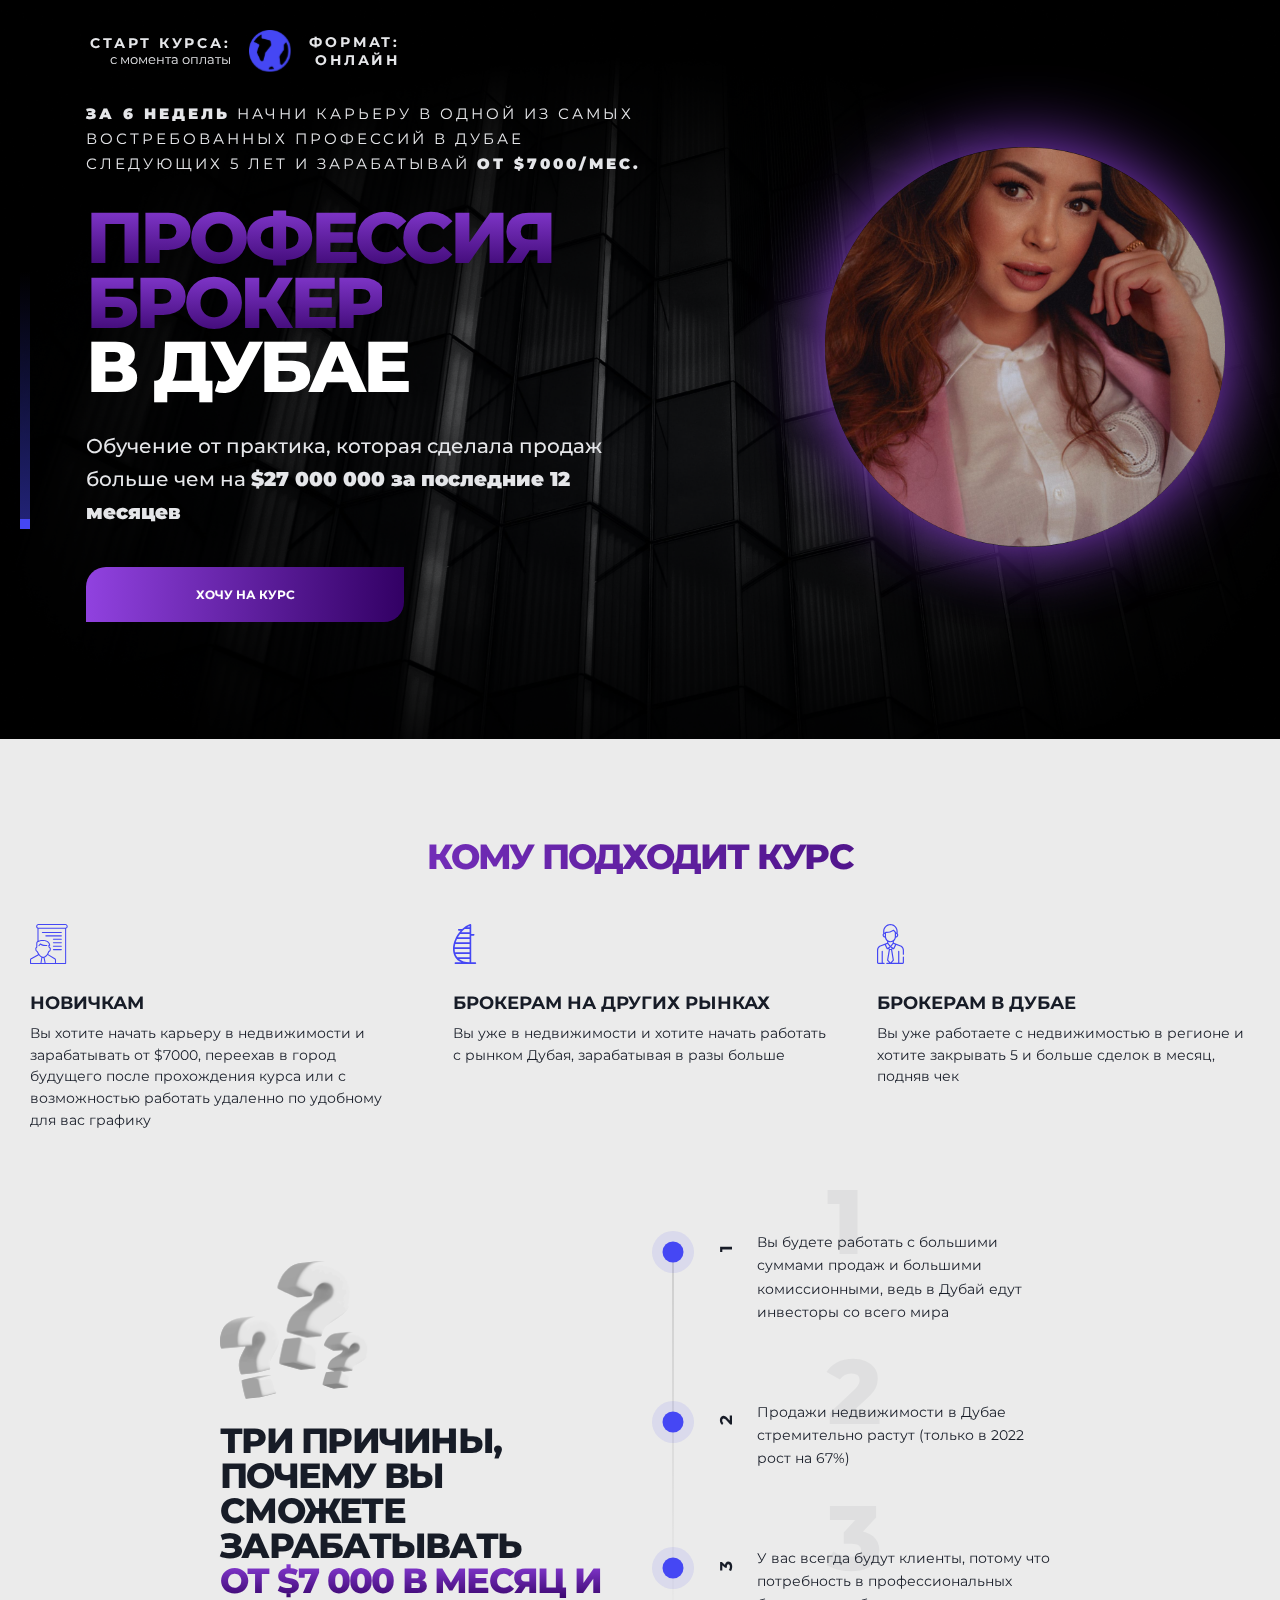
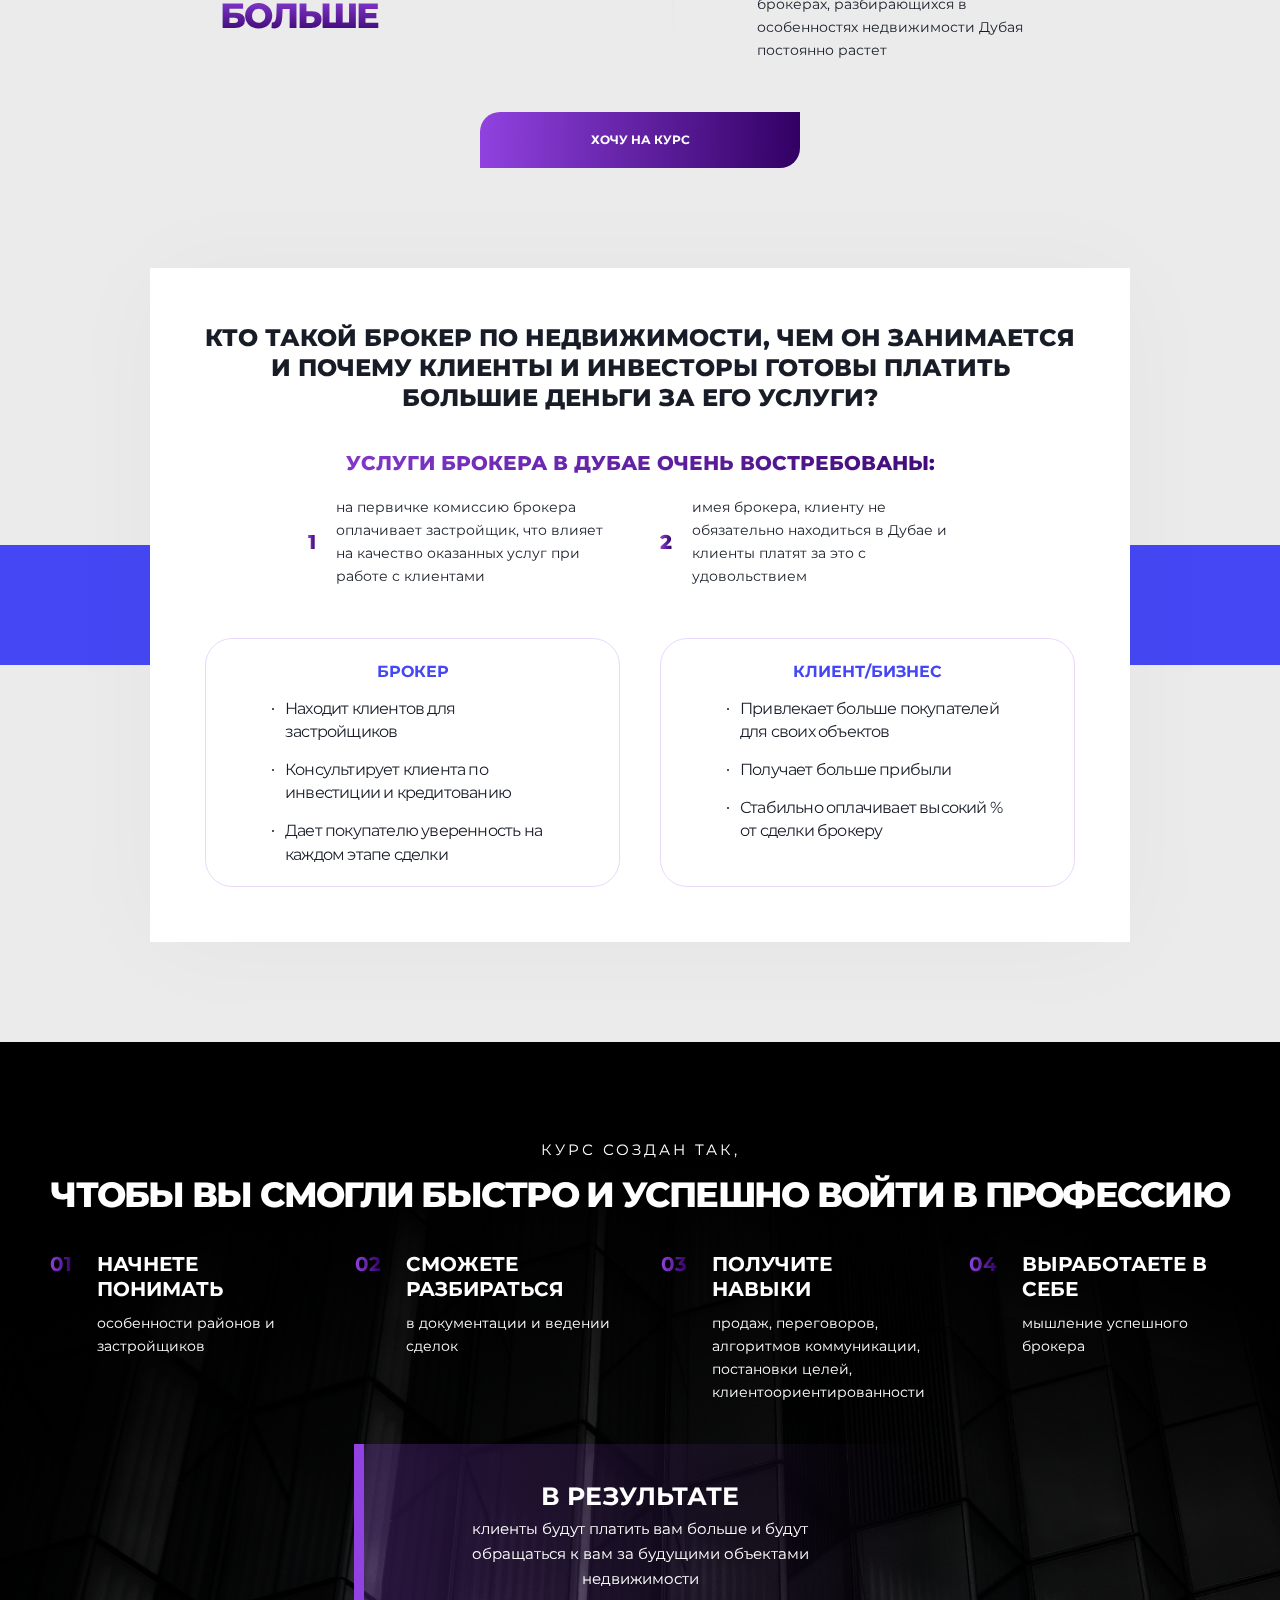
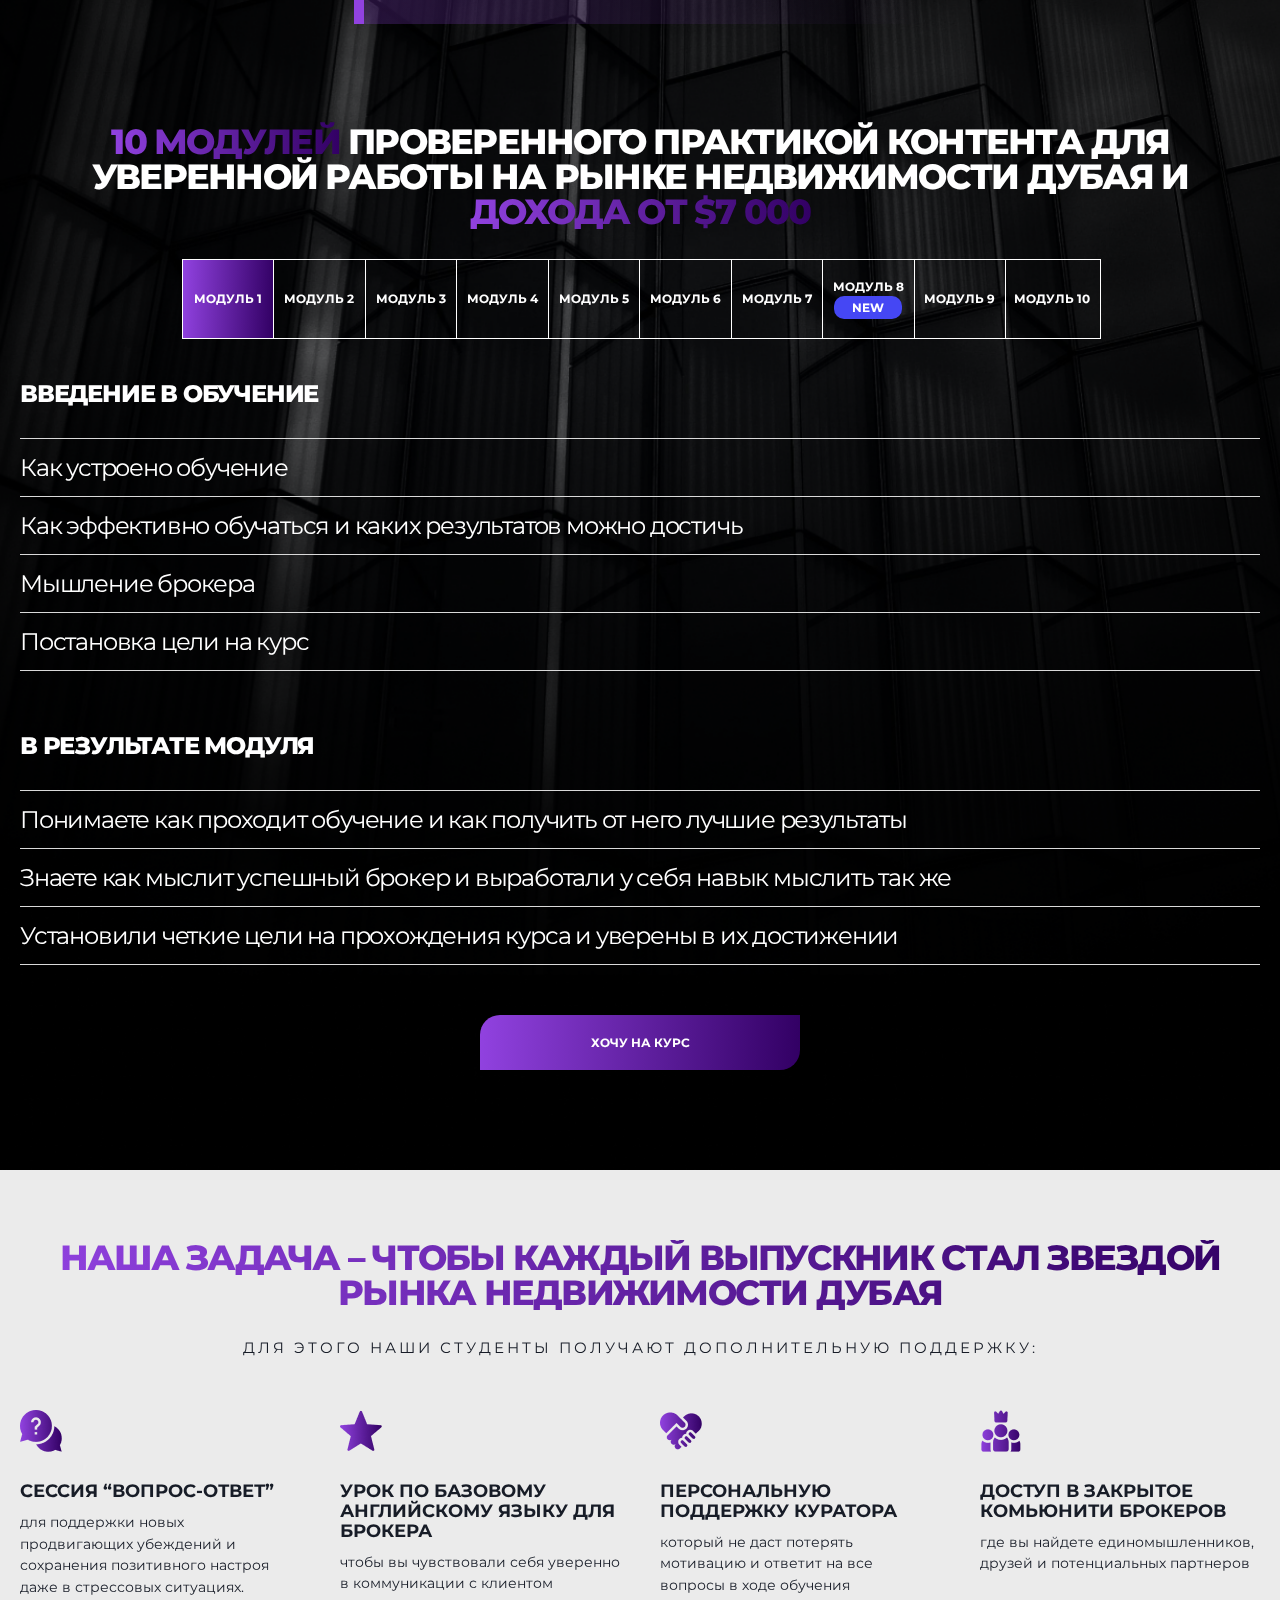
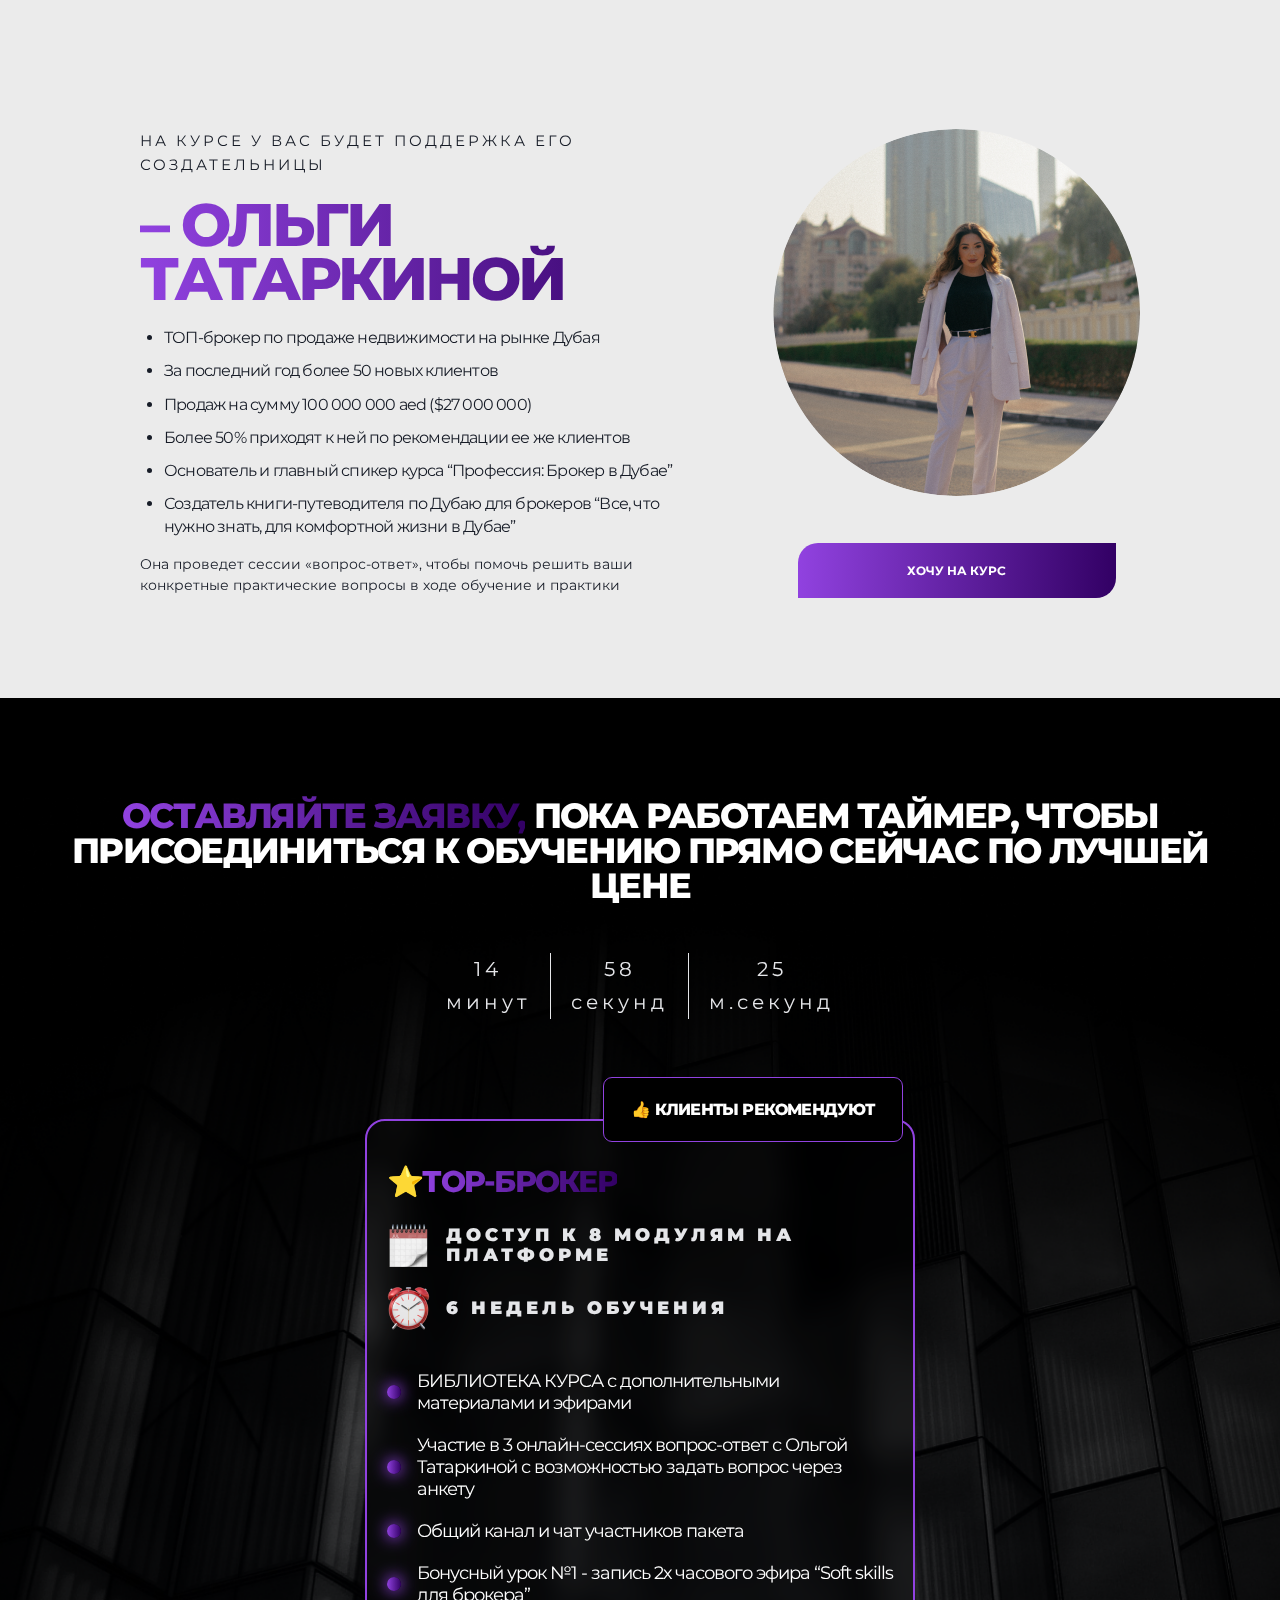
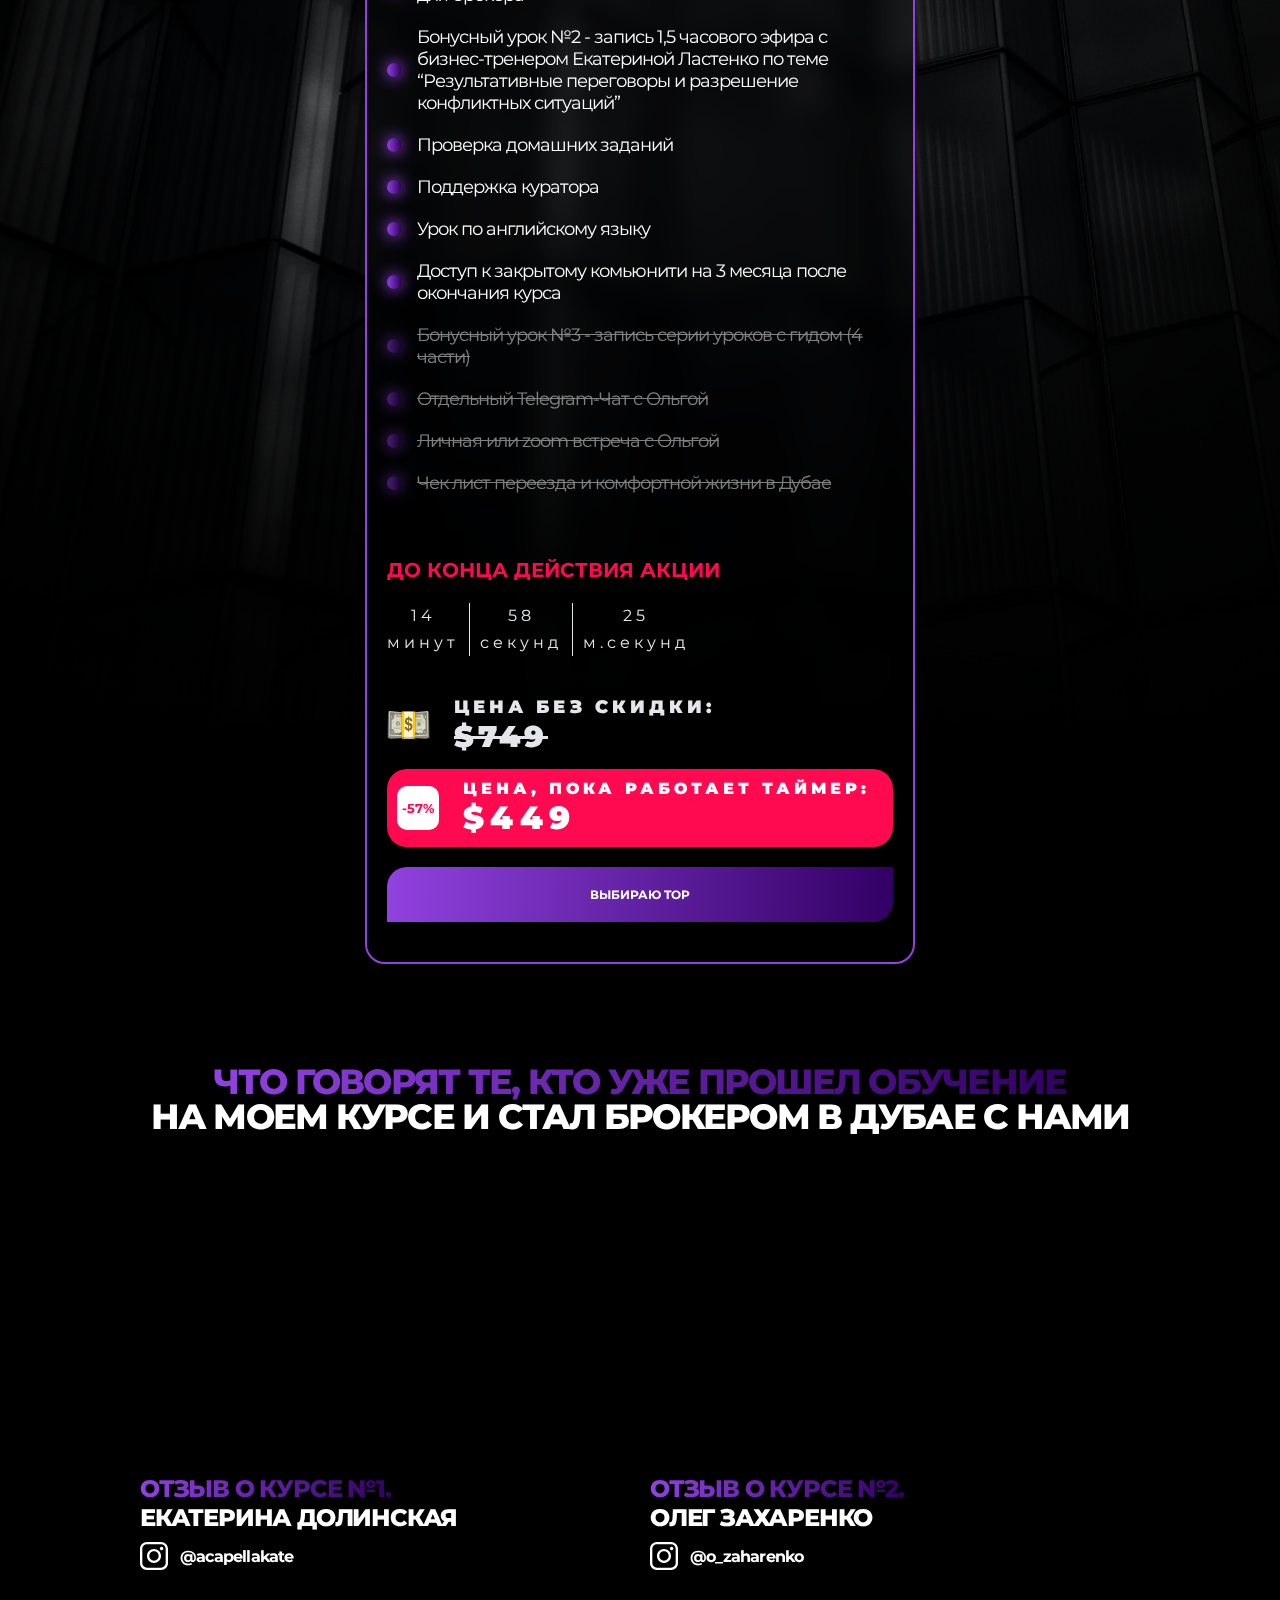
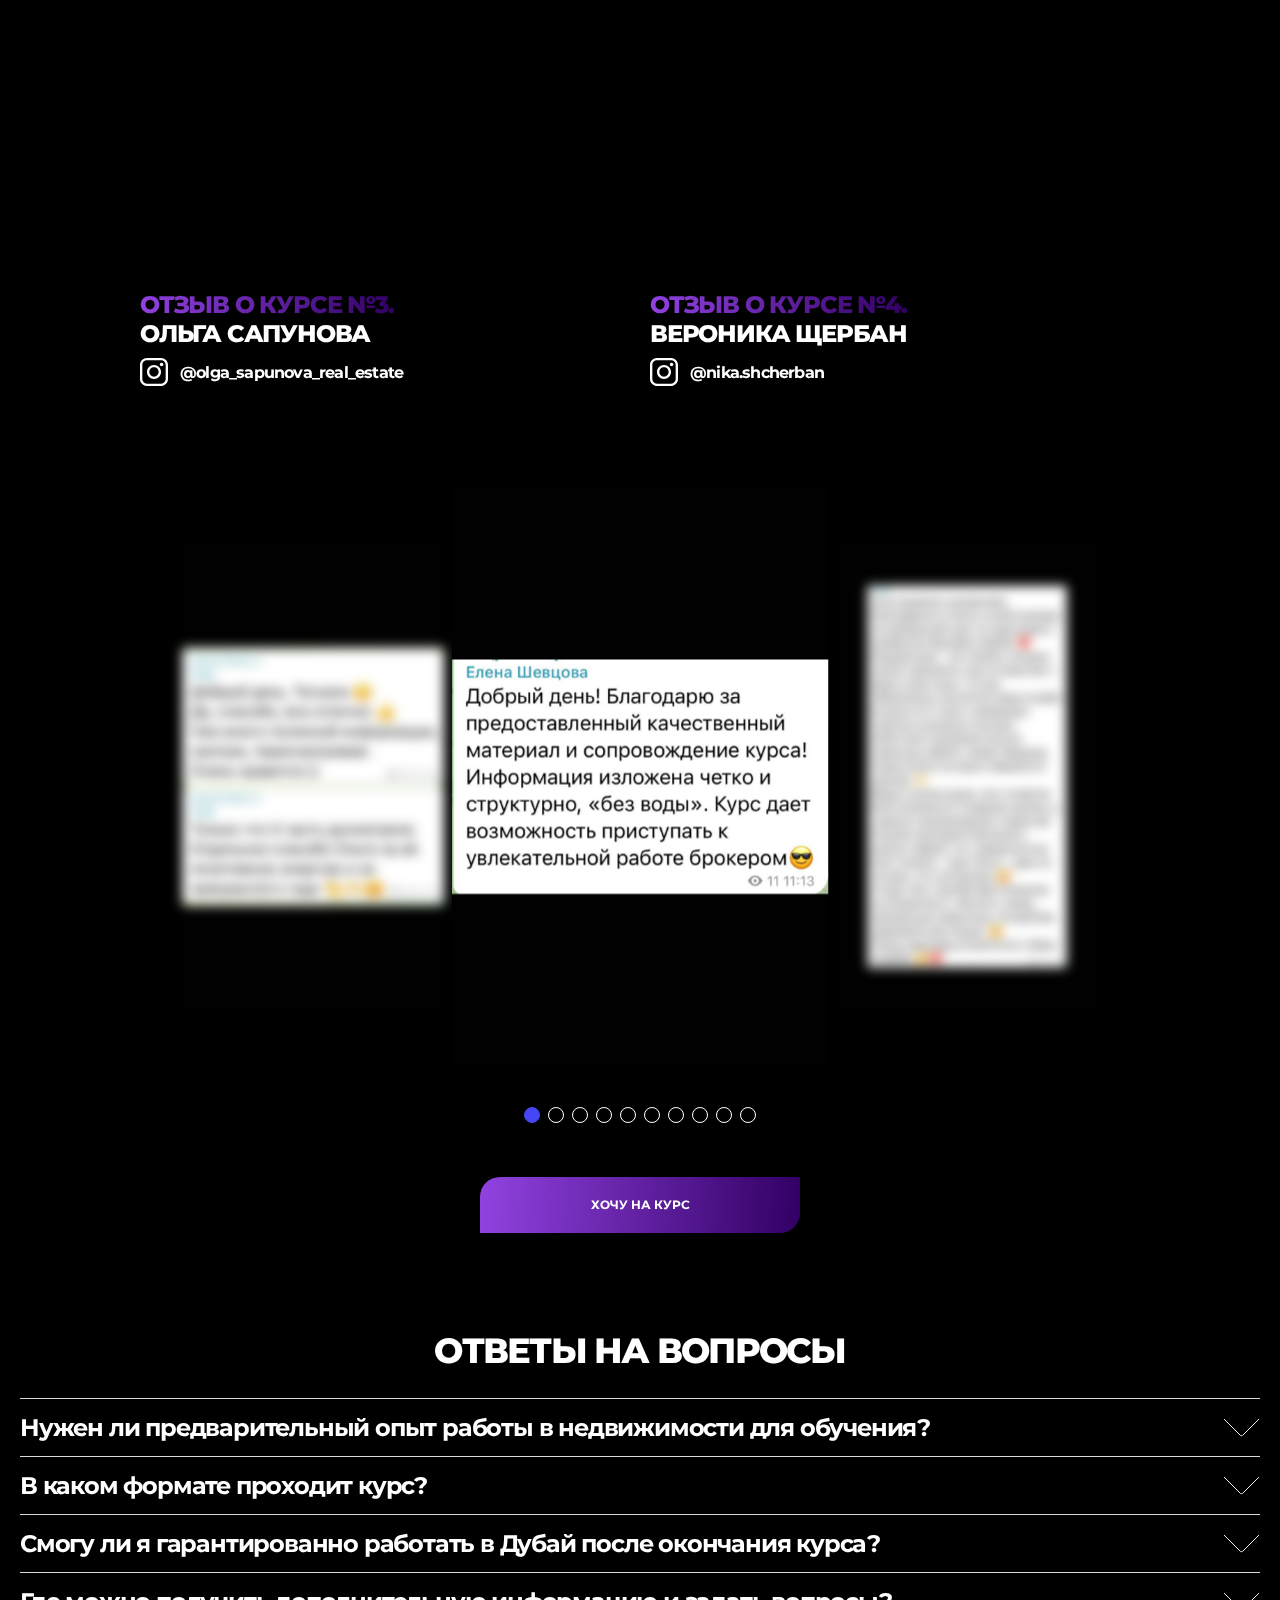
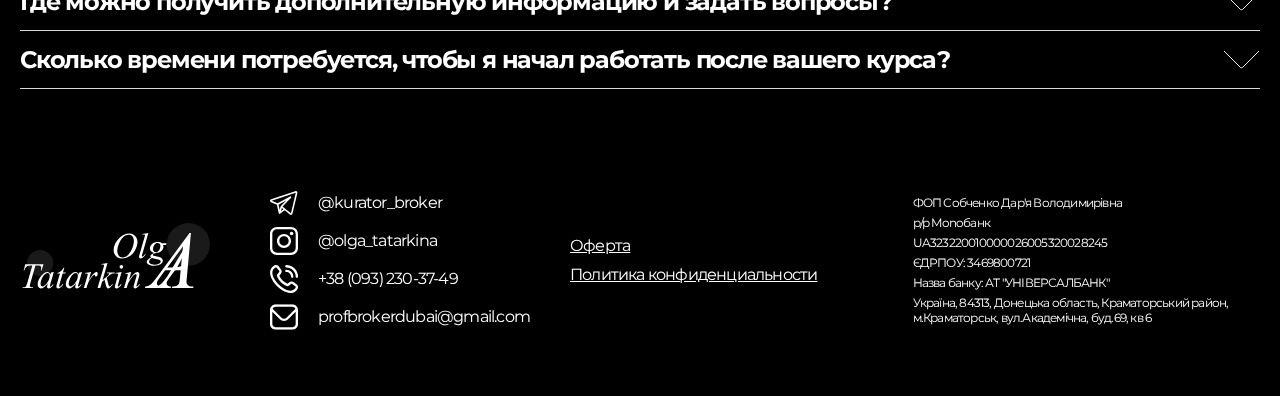
<file: index.html>
<!DOCTYPE html>
<html lang="ru">
  <head>
    <meta charset="UTF-8" />
    <meta name="viewport" content="width=device-width, initial-scale=1.0" />
    <link rel="preconnect" href="https://fonts.googleapis.com" />
    <link rel="preconnect" href="https://fonts.gstatic.com" crossorigin />
    <link
      href="https://fonts.googleapis.com/css2?family=Montserrat:wght@400;500;700;800;900&display=swap"
      rel="stylesheet"
    />
    <link rel="stylesheet" href="./css/styles.css" />
    <link rel="stylesheet" href="./css/swiper.css" />

    <title>Профессия брокер в Дубае</title>

    <!-- Meta Pixel Code -->
    <script>
      !(function (f, b, e, v, n, t, s) {
        if (f.fbq) return;
        n = f.fbq = function () {
          n.callMethod ? n.callMethod.apply(n, arguments) : n.queue.push(arguments);
        };
        if (!f._fbq) f._fbq = n;
        n.push = n;
        n.loaded = !0;
        n.version = '2.0';
        n.queue = [];
        t = b.createElement(e);
        t.async = !0;
        t.src = v;
        s = b.getElementsByTagName(e)[0];
        s.parentNode.insertBefore(t, s);
      })(window, document, 'script', 'https://connect.facebook.net/en_US/fbevents.js');
      fbq('init', '3899248093635618');
      fbq('track', 'PageView');
    </script>
    <noscript
      ><img
        height="1"
        width="1"
        style="display: none"
        src="https://www.facebook.com/tr?id=3899248093635618&ev=PageView&noscript=1"
    /></noscript>
    <!-- End Meta Pixel Code -->
  </head>
  <body>
    <!-- <header class="header">
      <div class="container container--big">
        <div class="header__wrapper">
          <div class="header__logo"><img src="./img/logo.svg" alt="" /></div>
          <div class="header__links">
            <div class="header__link" data-scroll-smooth="cover">Главная</div>
            <div class="header__link" data-scroll-smooth="whom">Для кого</div>
            <div class="header__link" data-scroll-smooth="support">Актуальность</div>
          </div>
        </div>
      </div>
    </header> -->

    <section class="cover" id="cover">
      <!-- <div class="black-friday">
        <div class="container">
          <div class="black-friday__wrapper">
            
            <div class="black-friday__suptitle">BLACK FRIDAY <b>для курса «Брокер в Дубае»</b></div>
            <div class="black-friday__title">ЧЕРНАЯ ПЯТНИЦА</div>
            <div class="black-friday__text">только раз в году скидки и специальные условия</div>
            <div class="black-friday__subtitle">- 30% на любой тариф!</div>

            <div class="black-friday__timer-title">ДО КОНЦА ДЕЙСТВИЯ АКЦИИ</div>
            <div class="black-friday__timer timer">
              <div class="timer__item">
                <div class="timer__numbers" data-timer-day>
                  <div class="timer__number">0</div>
                  <div class="timer__number">0</div>
                </div>
                <div class="timer__label">дня</div>
              </div>
              <div class="timer__item">
                <div class="timer__numbers" data-timer-hour>
                  <div class="timer__number">0</div>
                  <div class="timer__number">0</div>
                </div>
                <div class="timer__label">часов</div>
              </div>
              <div class="timer__item">
                <div class="timer__numbers" data-timer-minuts>
                  <div class="timer__number">0</div>
                  <div class="timer__number">0</div>
                </div>
                <div class="timer__label">минут</div>
              </div>
              <div class="timer__item">
                <div class="timer__numbers" data-timer-seconds>
                  <div class="timer__number">0</div>
                  <div class="timer__number">0</div>
                </div>
                <div class="timer__label">секунд</div>
              </div>
            </div>

            <button class="black-friday__btn btn btn--red" data-scroll-smooth="rates">
              ПОЛУЧИТЬ СКИДКУ
            </button>
          </div>
        </div>
      </div> -->
      <div class="container container--big">
        <div class="cover__wrapper">
          <div class="cover__content">
            <div class="cover__info">
              <div class="cover__info-date">
                <div class="cover__info-title">Старт курса:</div>
                <div class="cover__info-text">с момента оплаты</div>
              </div>
              <div class="cover__info-format">
                <div class="cover__info-img"><img src="./img/icon/planet.svg" alt="" /></div>
                <div class="cover__info-title">
                  Формат: <br />
                  онлайн
                </div>
              </div>
            </div>
            <div class="cover__suptitle">
              <b>За 6 недель</b> начни карьеру в одной из самых востребованных профессий в Дубае
              следующих 5 лет и зарабатывай <b> от $7000/мес.</b>
            </div>
            <div class="cover__title">
              <span>ПРОФЕССИЯ БРОКЕР</span> <br />
              В ДУБАЕ
            </div>
            <div class="cover__text">
              Обучение от практика, которая сделала продаж больше чем на
              <b>$27 000 000 за последние 12 месяцев</b>
            </div>
            <button class="cover__btn btn" data-scroll-smooth="rates">ХОЧУ НА КУРС</button>
          </div>
          <div class="cover__img"><img src="./img/cover/img.png" alt="" /></div>
        </div>
      </div>
    </section>

    <section class="whom">
      <div class="container">
        <div class="whom__wrapper">
          <div class="whom__title title --gradient" id="whom">КОМУ ПОДХОДИТ КУРС</div>
          <div class="whom__items">
            <div class="whom__item">
              <div class="whom__item-img"><img src="./img/whom/doc.svg" alt="" /></div>
              <div class="whom__item-title">Новичкам</div>
              <div class="whom__item-text">
                Вы хотите начать карьеру в недвижимости и зарабатывать от $7000, переехав в город
                будущего после прохождения курса или с возможностью работать удаленно по удобному
                для вас графику
              </div>
            </div>
            <div class="whom__item">
              <div class="whom__item-img"><img src="./img/whom/build.svg" alt="" /></div>
              <div class="whom__item-title">Брокерам на других рынках</div>
              <div class="whom__item-text">
                Вы уже в недвижимости и хотите начать работать с рынком Дубая, зарабатывая в разы
                больше
              </div>
            </div>
            <div class="whom__item">
              <div class="whom__item-img"><img src="./img/whom/man.svg" alt="" /></div>
              <div class="whom__item-title">Брокерам в Дубае</div>
              <div class="whom__item-text">
                Вы уже работаете с недвижимостью в регионе и хотите закрывать 5 и больше сделок в
                месяц, подняв чек
              </div>
            </div>
          </div>
        </div>
      </div>
    </section>

    <section class="reasons">
      <div class="container">
        <div class="reasons__wrapper">
          <div class="reasons__title-block">
            <div class="reasons__title-img"><img src="./img/reasons/1.png" alt="" /></div>
            <div class="reasons__title title">
              Три причины, почему вы сможете зарабатывать <br />
              <span class="--gradient-2">от $7 000 в месяц и больше</span>
            </div>
          </div>
          <div class="reasons__items">
            <div class="reasons__item">
              <div class="reasons__item-dec"></div>
              <div class="reasons__item-num">1</div>
              <div class="reasons__item-text-block">
                <div class="reasons__item-text-num">1</div>
                <div class="reasons__item-text">
                  Вы будете работать с большими суммами продаж и большими комиссионными, ведь в
                  Дубай едут инвесторы со всего мира
                </div>
              </div>
            </div>
            <div class="reasons__item">
              <div class="reasons__item-dec"></div>
              <div class="reasons__item-num">2</div>
              <div class="reasons__item-text-block">
                <div class="reasons__item-text-num">2</div>
                <div class="reasons__item-text">
                  Продажи недвижимости в Дубае стремительно растут (только в 2022 рост на 67%)
                </div>
              </div>
            </div>
            <div class="reasons__item">
              <div class="reasons__item-dec"></div>
              <div class="reasons__item-num">3</div>
              <div class="reasons__item-text-block">
                <div class="reasons__item-text-num">3</div>
                <div class="reasons__item-text">
                  У вас всегда будут клиенты, потому что потребность в профессиональных брокерах,
                  разбирающихся в особенностях недвижимости Дубая постоянно растет
                </div>
              </div>
            </div>
          </div>
        </div>
        <button class="other btn" data-scroll-smooth="rates">ХОЧУ НА КУРС</button>
      </div>
    </section>

    <section class="description">
      <div class="container">
        <div class="description__wrapper">
          <div class="description__title">
            Кто такой брокер по недвижимости, чем он занимается и почему клиенты и инвесторы готовы
            платить большие деньги за его услуги?
          </div>
          <div class="description__subtitle --gradient">
            Услуги брокера в Дубае очень востребованы:
          </div>
          <div class="description__items">
            <div class="description__item">
              <div class="description__item-num --gradient">1</div>
              <div class="description__item-text">
                на первичке комиссию брокера оплачивает застройщик, что влияет на качество оказанных
                услуг при работе с клиентами
              </div>
            </div>
            <div class="description__item">
              <div class="description__item-num --gradient">2</div>
              <div class="description__item-text">
                имея брокера, клиенту не обязательно находиться в Дубае и клиенты платят за это с
                удовольствием
              </div>
            </div>
          </div>
          <div class="description__blocks">
            <div class="description__block">
              <div class="description__block-title">Брокер</div>
              <div class="description__block-list">
                <div class="description__block-list-el">Находит клиентов для застройщиков</div>
                <div class="description__block-list-el">
                  Консультирует клиента по инвестиции и кредитованию
                </div>
                <div class="description__block-list-el">
                  Дает покупателю уверенность на каждом этапе сделки
                </div>
              </div>
            </div>
            <div class="description__block">
              <div class="description__block-title">Клиент/бизнес</div>
              <div class="description__block-list">
                <div class="description__block-list-el">
                  Привлекает больше покупателей для своих объектов
                </div>
                <div class="description__block-list-el">Получает больше прибыли</div>
                <div class="description__block-list-el">
                  Стабильно оплачивает высокий % от сделки брокеру
                </div>
              </div>
            </div>
          </div>
        </div>
      </div>
    </section>

    <div class="course">
      <div class="container">
        <div class="course-desc">
          <div class="course-desc__suptitle">КУРС СОЗДАН ТАК,</div>
          <div class="course-desc__title title">
            ЧТОБЫ ВЫ СМОГЛИ БЫСТРО И УСПЕШНО ВОЙТИ В ПРОФЕССИЮ
          </div>
          <div class="course-desc__items">
            <div class="course-desc__item">
              <div class="course-desc__item-num --gradient">01</div>
              <div class="course-desc__item-content">
                <div class="course-desc__item-title">Начнете понимать</div>
                <div class="course-desc__item-text">особенности районов и застройщиков</div>
              </div>
            </div>
            <div class="course-desc__item">
              <div class="course-desc__item-num --gradient">02</div>
              <div class="course-desc__item-content">
                <div class="course-desc__item-title">Сможете разбираться</div>
                <div class="course-desc__item-text">в документации и ведении сделок</div>
              </div>
            </div>
            <div class="course-desc__item">
              <div class="course-desc__item-num --gradient">03</div>
              <div class="course-desc__item-content">
                <div class="course-desc__item-title">Получите навыки</div>
                <div class="course-desc__item-text">
                  продаж, переговоров, алгоритмов коммуникации, постановки целей,
                  клиентоориентированности
                </div>
              </div>
            </div>
            <div class="course-desc__item">
              <div class="course-desc__item-num --gradient">04</div>
              <div class="course-desc__item-content">
                <div class="course-desc__item-title">Выработаете в себе</div>
                <div class="course-desc__item-text">мышление успешного брокера</div>
              </div>
            </div>
          </div>
          <div class="course-desc__result">
            <div class="course-desc__result-title">В результате</div>
            <div class="course-desc__result-text">
              клиенты будут платить вам больше и будут обращаться к вам за будущими объектами
              недвижимости
            </div>
          </div>
        </div>
        <div class="course-moduls">
          <div class="course-moduls__title title">
            <span class="--gradient">10 модулей</span> проверенного практикой контента для уверенной
            работы на рынке недвижимости Дубая и <span class="--gradient">дохода от $7 000</span>
          </div>
          <div class="swiper-2__wrapper">
            <div class="swiper-2">
              <div class="course-moduls__items swiper-wrapper">
                <div class="course-moduls__item swiper-slide">МОДУЛЬ 1</div>
                <div class="course-moduls__item swiper-slide">МОДУЛЬ 2</div>
                <div class="course-moduls__item swiper-slide">МОДУЛЬ 3</div>
                <div class="course-moduls__item swiper-slide">МОДУЛЬ 4</div>
                <div class="course-moduls__item swiper-slide">МОДУЛЬ 5</div>
                <div class="course-moduls__item swiper-slide">МОДУЛЬ 6</div>
                <div class="course-moduls__item swiper-slide">МОДУЛЬ 7</div>
                <div class="course-moduls__item swiper-slide">
                  МОДУЛЬ 8 <br />
                  <span class="new">NEW</span>
                </div>
                <div class="course-moduls__item swiper-slide">МОДУЛЬ 9</div>
                <div class="course-moduls__item swiper-slide">МОДУЛЬ 10</div>
              </div>
            </div>
            <div class="slider__arrows">
              <div class="slider__arrow slider__arrow-prev">
                <img src="./img/icon/arrow-l.svg" alt="" />
              </div>
              <div class="slider__arrow slider__arrow-next">
                <img src="./img/icon/arrow-r.svg" alt="" />
              </div>
            </div>
          </div>

          <div class="swiper-3">
            <div class="swiper-wrapper">
              <div class="course-moduls__descs swiper-slide">
                <div class="course-moduls__desc">
                  <div class="course-moduls__desc-title">Введение в обучение</div>
                  <div class="course-moduls__desc-items">
                    <div class="course-moduls__desc-item">Как устроено обучение</div>
                    <div class="course-moduls__desc-item">
                      Как эффективно обучаться и каких результатов можно достичь
                    </div>
                    <div class="course-moduls__desc-item">Мышление брокера</div>
                    <div class="course-moduls__desc-item">Постановка цели на курс</div>
                  </div>
                </div>
                <div class="course-moduls__desc">
                  <div class="course-moduls__desc-title">В РЕЗУЛЬТАТЕ МОДУЛЯ</div>
                  <div class="course-moduls__desc-items">
                    <div class="course-moduls__desc-item">
                      Понимаете как проходит обучение и как получить от него лучшие результаты
                    </div>
                    <div class="course-moduls__desc-item">
                      Знаете как мыслит успешный брокер и выработали у себя навык мыслить так же
                    </div>
                    <div class="course-moduls__desc-item">
                      Установили четкие цели на прохождения курса и уверены в их достижении
                    </div>
                  </div>
                </div>
              </div>
              <div class="course-moduls__descs swiper-slide">
                <div class="course-moduls__desc">
                  <div class="course-moduls__desc-title">Правильные мысли для брокера</div>
                  <div class="course-moduls__desc-items">
                    <div class="course-moduls__desc-item">Кто такой брокер</div>
                    <div class="course-moduls__desc-item">Обязанности брокера</div>
                    <div class="course-moduls__desc-item">Куда расти брокеру</div>
                    <div class="course-moduls__desc-item">
                      Брокер на рынке Дубая: плюсы и отличия
                    </div>
                    <div class="course-moduls__desc-item">Барьеры в работе брокера</div>
                    <div class="course-moduls__desc-item">Рабочий день брокера</div>
                    <div class="course-moduls__desc-item">
                      Конкуренция: как стать лучшим брокером
                    </div>
                  </div>
                </div>
                <div class="course-moduls__desc">
                  <div class="course-moduls__desc-title">В РЕЗУЛЬТАТЕ МОДУЛЯ</div>
                  <div class="course-moduls__desc-items">
                    <div class="course-moduls__desc-item">
                      Знаете и понимаете обязанности и функции профессии
                    </div>
                    <div class="course-moduls__desc-item">
                      Умеете анализировать рынок Дубая и точки своего профессионального роста
                    </div>
                    <div class="course-moduls__desc-item">
                      Имеете четкий план по отстройке от конкурентов
                    </div>
                  </div>
                </div>
              </div>
              <div class="course-moduls__descs swiper-slide">
                <div class="course-moduls__desc">
                  <div class="course-moduls__desc-title">Правильные мысли брокера</div>
                  <div class="course-moduls__desc-items">
                    <div class="course-moduls__desc-item">
                      Частные психологические блоки в профессии брокера.
                    </div>
                    <div class="course-moduls__desc-item">Психология денег.</div>
                    <div class="course-moduls__desc-item">
                      Как комфортно работать с людьми выше тебя по статусу.
                    </div>
                    <div class="course-moduls__desc-item">
                      Правильное отношение к стрессовым ситуациям.
                    </div>
                    <div class="course-moduls__desc-item">
                      Важность внешнего вида и возраста в профессии брокера.
                    </div>
                    <div class="course-moduls__desc-item">Финансовая грамотность для брокера.</div>
                  </div>
                </div>
                <div class="course-moduls__desc">
                  <div class="course-moduls__desc-title">В РЕЗУЛЬТАТЕ МОДУЛЯ</div>
                  <div class="course-moduls__desc-items">
                    <div class="course-moduls__desc-item">
                      Умеете и любите работать с высокими чеками.
                    </div>
                    <div class="course-moduls__desc-item">
                      Знаете как эффективно работать с людьми выше вас по статусу.
                    </div>
                    <div class="course-moduls__desc-item">
                      Понимаете какие психологические блоки необходимо проработать, чтобы
                      зарабатывать большие деньги.
                    </div>
                  </div>
                </div>
              </div>
              <div class="course-moduls__descs swiper-slide">
                <div class="course-moduls__desc">
                  <div class="course-moduls__desc-title">Дубай: преимущества и особенности.</div>
                  <div class="course-moduls__desc-items">
                    <div class="course-moduls__desc-item">
                      История города и перспективы его развития.
                    </div>
                    <div class="course-moduls__desc-item">Основные районы, их основные плюсы.</div>
                    <div class="course-moduls__desc-item">
                      На что нужно обращать внимание при выборе объекта и района.
                    </div>
                    <div class="course-moduls__desc-item">
                      Для кого этот город и кто наши клиенты?
                    </div>
                  </div>
                </div>
                <div class="course-moduls__desc">
                  <div class="course-moduls__desc-title">В РЕЗУЛЬТАТЕ МОДУЛЯ</div>
                  <div class="course-moduls__desc-items">
                    <div class="course-moduls__desc-item">Знаете все о Дубае и его районах.</div>
                    <div class="course-moduls__desc-item">
                      Понимаете, кто ваш клиент и умеете его определять.
                    </div>
                    <div class="course-moduls__desc-item">
                      Знаете как выбрать правильный объект, который принесет вам хороший доход.
                    </div>
                  </div>
                </div>
              </div>
              <div class="course-moduls__descs swiper-slide">
                <div class="course-moduls__desc">
                  <div class="course-moduls__desc-title">Дубай: Районы Дубая</div>
                  <div class="course-moduls__desc-items">
                    <div class="course-moduls__desc-item">
                      Обзор всех районов Дубая с плюсами и минусами с точки зрения брокера и клиента
                    </div>
                    <div class="course-moduls__desc-item">Даунтаун Дубай (Downtown Dubai).</div>
                    <div class="course-moduls__desc-item">Джумейра (Jumeirah).</div>
                    <div class="course-moduls__desc-item">Пальма Джумейра (Palm Jumeirah).</div>
                    <div class="course-moduls__desc-item">Бур Дубай (Bur Dubai) Дейра (Deira).</div>
                    <div class="course-moduls__desc-item">Дубай Марина (Dubai Marina).</div>
                    <div class="course-moduls__desc-item">Аль-Барша (Al Barsha).</div>
                    <div class="course-moduls__desc-item">и еще 25+ районов и подрайонов.</div>
                  </div>
                </div>
                <div class="course-moduls__desc">
                  <div class="course-moduls__desc-title">В РЕЗУЛЬТАТЕ МОДУЛЯ</div>
                  <div class="course-moduls__desc-items">
                    <div class="course-moduls__desc-item">
                      Ориентируетесь на карте города, словно “местный”.
                    </div>
                    <div class="course-moduls__desc-item">
                      Знаете все плюсы и минусы каждого района.
                    </div>
                    <div class="course-moduls__desc-item">
                      Разбираетесь в инфраструктуре районов.
                    </div>
                    <div class="course-moduls__desc-item">
                      Можете дать исчерпывающую консультацию клиенту по всем вопросам: от
                      доступности садиков до лучших салонов красоты.
                    </div>
                    <div class="course-moduls__desc-item">
                      Можете подобрать объект для клиента по его предпочтениям и параметрам.
                    </div>
                  </div>
                </div>
              </div>
              <div class="course-moduls__descs swiper-slide">
                <div class="course-moduls__desc">
                  <div class="course-moduls__desc-title">Объекты недвижимости</div>
                  <div class="course-moduls__desc-items">
                    <div class="course-moduls__desc-item">
                      Первичная недвижимость: особенности и нюансы
                    </div>
                    <div class="course-moduls__desc-item">
                      <span class="new">NEW</span><br />
                      Вторичная недвижимость: в чем отличия и какие тонкости работы с вторичкой +
                      дополнительный урок с обновленной информацией
                    </div>
                    <div class="course-moduls__desc-item">Параметры подбора объекта.</div>
                    <div class="course-moduls__desc-item">
                      <span class="new">NEW</span><br />
                      Застройщики в Дубае + дополнительный урок с обновлениями рынка
                    </div>
                    <div class="course-moduls__desc-item">
                      Документация: как сделать ее источником важной информации.
                    </div>
                    <div class="course-moduls__desc-item">
                      Финансовый просчёт доходности объекта.
                    </div>
                  </div>
                </div>
                <div class="course-moduls__desc">
                  <div class="course-moduls__desc-title">В РЕЗУЛЬТАТЕ МОДУЛЯ</div>
                  <div class="course-moduls__desc-items">
                    <div class="course-moduls__desc-item">
                      Разбираетесь в типах недвижимости Дубая.
                    </div>
                    <div class="course-moduls__desc-item">
                      Знаете как правильно просчитывать доходность объекта
                    </div>
                    <div class="course-moduls__desc-item">
                      Получили навык юридического оформления сделки.
                    </div>
                  </div>
                </div>
              </div>
              <div class="course-moduls__descs swiper-slide">
                <div class="course-moduls__desc">
                  <div class="course-moduls__desc-title">Процесс заключения сделки</div>
                  <div class="course-moduls__desc-items">
                    <div class="course-moduls__desc-item">
                      Как находить клиентов с высокими бюджетами.
                    </div>
                    <div class="course-moduls__desc-item">Переговоры с клиентом.</div>
                    <div class="course-moduls__desc-item">
                      Подготовка коммерческого предложения для клиента.
                    </div>
                    <div class="course-moduls__desc-item">Заключение сделки.</div>
                    <div class="course-moduls__desc-item">
                      Когда брокеру выплачивают его комиссию?
                    </div>
                    <div class="course-moduls__desc-item">Сопровождение сделки.</div>
                    <div class="course-moduls__desc-item">
                      Что делать, если клиент пропал и не выходит на связь?
                    </div>
                  </div>
                </div>
                <div class="course-moduls__desc">
                  <div class="course-moduls__desc-title">В РЕЗУЛЬТАТЕ МОДУЛЯ</div>
                  <div class="course-moduls__desc-items">
                    <div class="course-moduls__desc-item">Знаете, где искать клиентов.</div>
                    <div class="course-moduls__desc-item">
                      Эффективно проводите переговоры и презентации для клиента.
                    </div>
                    <div class="course-moduls__desc-item">
                      Знаете все этапы сопровождения клиента до и после заключения сделки.
                    </div>
                  </div>
                </div>
              </div>
              <div class="course-moduls__descs swiper-slide">
                <div class="course-moduls__desc">
                  <div class="course-moduls__desc-title">Другие Эмираты</div>
                  <div class="course-moduls__desc-items">
                    <div class="course-moduls__desc-item">Обзор недвижимости в Абу-Даби</div>
                    <div class="course-moduls__desc-item">Рас-эль-хайма</div>
                  </div>
                </div>
                <div class="course-moduls__desc">
                  <div class="course-moduls__desc-title">В РЕЗУЛЬТАТЕ МОДУЛЯ</div>
                  <div class="course-moduls__desc-items">
                    <div class="course-moduls__desc-item">Знаете районы</div>
                    <div class="course-moduls__desc-item">Понимаете их преимущества</div>
                  </div>
                </div>
              </div>
              <div class="course-moduls__descs swiper-slide">
                <div class="course-moduls__desc">
                  <div class="course-moduls__desc-title">
                    Практический план действий успешного брокера
                  </div>
                  <div class="course-moduls__desc-items">
                    <div class="course-moduls__desc-item">Что вас ждет на старте вашей работы.</div>
                    <div class="course-moduls__desc-item">Поиск первого клиента.</div>
                    <div class="course-moduls__desc-item">
                      Пошаговый план заключения первой сделки.
                    </div>
                    <div class="course-moduls__desc-item">
                      Поддержка Ольги и ваша ответственность за результаты.
                    </div>
                    <div class="course-moduls__desc-item">
                      Базовый английский для брокера в Дубае.
                    </div>
                  </div>
                </div>
                <div class="course-moduls__desc">
                  <div class="course-moduls__desc-title">В РЕЗУЛЬТАТЕ МОДУЛЯ</div>
                  <div class="course-moduls__desc-items">
                    <div class="course-moduls__desc-item">
                      У вас есть пошаговый план «что делать прямо сейчас», чтобы получить результаты
                      и работать в партнерстве.
                    </div>
                    <div class="course-moduls__desc-item">
                      Четко знаете, где искать первого клиент.
                    </div>
                    <div class="course-moduls__desc-item">
                      Понимаете процесс заключения первой сделки.
                    </div>
                    <div class="course-moduls__desc-item">
                      Уверены в своем английском и преодолели языковой барьер.
                    </div>
                  </div>
                </div>
              </div>
              <div class="course-moduls__descs swiper-slide">
                <div class="course-moduls__desc">
                  <div class="course-moduls__desc-title">Продвижение в Instagram для брокера</div>
                  <div class="course-moduls__desc-items">
                    <div class="course-moduls__desc-item">
                      Как выстроить личный бренд брокера в Instagram.
                    </div>
                    <div class="course-moduls__desc-item">
                      Как вести контент в Instagram, чтобы заинтересовать потенциальных клиентов.
                    </div>
                    <div class="course-moduls__desc-item">
                      Какие дополнительные инструменты использовать в развитии аккаунта?
                    </div>
                  </div>
                </div>
                <div class="course-moduls__desc">
                  <div class="course-moduls__desc-title">В РЕЗУЛЬТАТЕ МОДУЛЯ</div>
                  <div class="course-moduls__desc-items">
                    <div class="course-moduls__desc-item">
                      Знаете как начать вести свой Instagram брокера.
                    </div>
                    <div class="course-moduls__desc-item">
                      Понимаете, какой контент публиковать.
                    </div>
                    <div class="course-moduls__desc-item">
                      Знаете как получать клиентов с этой площадки.
                    </div>
                  </div>
                </div>
              </div>
            </div>
          </div>
        </div>

        <button class="other btn" data-scroll-smooth="rates">ХОЧУ НА КУРС</button>
      </div>
    </div>

    <section class="support" id="support">
      <div class="container">
        <div class="support__wrapper">
          <div class="support__title title --gradient">
            Наша задача – чтобы каждый выпускник стал звездой рынка недвижимости Дубая
          </div>
          <div class="support__subtitle">
            Для этого наши студенты получают дополнительную поддержку:
          </div>
          <div class="support__items">
            <div class="support__item">
              <div class="support__item-img"><img src="./img/support/items/1.png" alt="" /></div>
              <div class="support__item-title">Сессия “вопрос-ответ”</div>
              <div class="support__item-text">
                для поддержки новых продвигающих убеждений и сохранения позитивного настроя даже в
                стрессовых ситуациях.
              </div>
            </div>
            <div class="support__item">
              <div class="support__item-img"><img src="./img/support/items/2.png" alt="" /></div>
              <div class="support__item-title">Урок по базовому английскому языку для брокера</div>
              <div class="support__item-text">
                чтобы вы чувствовали себя уверенно в коммуникации с клиентом
              </div>
            </div>
            <div class="support__item">
              <div class="support__item-img"><img src="./img/support/items/3.png" alt="" /></div>
              <div class="support__item-title">Персональную поддержку куратора</div>
              <div class="support__item-text">
                который не даст потерять мотивацию и ответит на все вопросы в ходе обучения
              </div>
            </div>
            <div class="support__item">
              <div class="support__item-img"><img src="./img/support/items/4.png" alt="" /></div>
              <div class="support__item-title">Доступ в закрытое комьюнити брокеров</div>
              <div class="support__item-text">
                где вы найдете единомышленников, друзей и потенциальных партнеров
              </div>
            </div>
          </div>
        </div>
      </div>
    </section>

    <section class="who">
      <div class="container">
        <div class="who__wrapper">
          <div class="who__content">
            <div class="who__suptitle">НА КУРСЕ У ВАС БУДЕТ ПОДДЕРЖКА ЕГО СОЗДАТЕЛЬНИЦЫ</div>
            <div class="who__title --gradient">– Ольги Татаркиной</div>
            <ul class="who__list">
              <li class="who__list-item">ТОП-брокер по продаже недвижимости на рынке Дубая</li>
              <li class="who__list-item">За последний год более 50 новых клиентов</li>
              <li class="who__list-item">Продаж на сумму 100 000 000 aed ($27 000 000)</li>
              <li class="who__list-item">
                Более 50% приходят к ней по рекомендации ее же клиентов
              </li>
              <li class="who__list-item">
                Основатель и главный спикер курса “Профессия: Брокер в Дубае”
              </li>
              <li class="who__list-item">
                Создатель книги-путеводителя по Дубаю для брокеров “Все, что нужно знать, для
                комфортной жизни в Дубае”
              </li>
            </ul>
            <div class="who__text">
              Она проведет сессии «вопрос-ответ», чтобы помочь решить ваши конкретные практические
              вопросы в ходе обучение и практики
            </div>
          </div>
          <div class="who__img-block">
            <div class="who__img"><img src="./img/who/img.png" alt="" /></div>
            <button class="who__btn btn" data-scroll-smooth="rates">ХОЧУ НА КУРС</button>
          </div>
        </div>
      </div>
    </section>

    <!-- <section class="experts">
      <div class="container">
        <div class="experts__wrapper">
          <div class="experts__title title --gradient">
            Также в курсе с вами будут работать ТОП-эксперты
          </div>
          <div class="experts__items">
            <div class="experts__item">
              <div class="experts__item-content">
                <div class="experts__item-title --gradient">Кошелева Анна</div>
                <a href="" class="experts__item-link"
                  ><div class="experts__item-link-img">
                    <img src="./img/icon/instagram.svg" alt="" />
                  </div>
                  <p>@annyshkakos</p></a
                >
                <ul class="experts__item-list">
                  <li class="experts__item-list-item">Insta-маркетолог</li>
                  <li class="experts__item-list-item">6 лет опыта</li>
                  <li class="experts__item-list-item">обучила 120 брокеров</li>
                </ul>
              </div>
              <div class="experts__item-img"><img src="./img/experts/1.png" alt="" /></div>
            </div>
            <div class="experts__item">
              <div class="experts__item-content">
                <div class="experts__item-title --gradient">Кошелева Анна</div>
                <a href="" class="experts__item-link"
                  ><div class="experts__item-link-img">
                    <img src="./img/icon/instagram.svg" alt="" />
                  </div>
                  <p>@annyshkakos</p></a
                >
                <ul class="experts__item-list">
                  <li class="experts__item-list-item">Insta-маркетолог</li>
                  <li class="experts__item-list-item">6 лет опыта</li>
                  <li class="experts__item-list-item">обучила 120 брокеров</li>
                </ul>
              </div>
              <div class="experts__item-img"><img src="./img/experts/1.png" alt="" /></div>
            </div>
          </div>
        </div>
      </div>
    </section> -->

    <div class="block">
      <section class="rates" id="rates">
        <div class="container container--big">
          <div class="rates__wrapper">
            <div class="rates__title title">
              <span class="--gradient">Оставляйте заявку,</span> пока работаем таймер, чтобы
              присоединиться к обучению прямо сейчас по лучшей цене
            </div>

            <div class="black-friday__timer timer">
              <div class="timer__item">
                <div class="timer__numbers" data-timer-minuts>
                  <div class="timer__number">0</div>
                  <div class="timer__number">0</div>
                </div>
                <div class="timer__label">минут</div>
              </div>
              <div class="timer__item">
                <div class="timer__numbers" data-timer-seconds>
                  <div class="timer__number">0</div>
                  <div class="timer__number">0</div>
                </div>
                <div class="timer__label">секунд</div>
              </div>
              <div class="timer__item">
                <div class="timer__numbers" data-timer-mseconds>
                  <div class="timer__number">0</div>
                  <div class="timer__number">0</div>
                </div>
                <div class="timer__label">м.секунд</div>
              </div>
            </div>
          </div>
          <div class="rates__items">
            <!-- <div class="rates__item">
              <div class="rates__item-title">START–БРОКЕР</div>
              <div class="rates__item-descs">
                <div class="rates__item-desc">
                  <div class="rates__item-desc-img">
                    <img src="./img/rates/desc/1.png" alt="" />
                  </div>
                  <div class="rates__item-desc-text">всего 25 мест</div>
                </div>
                <div class="rates__item-desc">
                  <div class="rates__item-desc-img">
                    <img src="./img/rates/desc/2.png" alt="" />
                  </div>
                  <div class="rates__item-desc-text">Доступ к 8 модулям на платформе</div>
                </div>
                <div class="rates__item-desc">
                  <div class="rates__item-desc-img">
                    <img src="./img/rates/desc/3.png" alt="" />
                  </div>
                  <div class="rates__item-desc-text">5 недель обучения</div>
                </div>
              </div>
              <div class="rates__item-list">
                <div class="rates__item-list-elem">
                  БИБЛИОТЕКА КУРСА с дополнительными материалами и эфирами
                </div>
                <div class="rates__item-list-elem">Доступ к 3 записям сессий вопрос-ответ</div>
                <div class="rates__item-list-elem">Общий канал и чат участников пакета</div>
                <div class="rates__item-list-elem">
                  Бонусный урок №1 - запись 2х часового эфира “Soft skills для брокера”
                </div>
                <div class="rates__item-list-elem rates__item-list-elem--lock">
                  Бонусный урок №2 - запись 1,5 часового эфира с бизнес-тренером Екатериной Ластенко
                  по теме “Результативные переговоры и разрешение конфликтных ситуаций”
                </div>
                <div class="rates__item-list-elem rates__item-list-elem--lock">
                  Проверка домашних заданий
                </div>
                <div class="rates__item-list-elem rates__item-list-elem--lock">
                  Поддержка куратора
                </div>
                <div class="rates__item-list-elem rates__item-list-elem--lock">
                  Урок по английскому языку
                </div>
                <div class="rates__item-list-elem rates__item-list-elem--lock">
                  Доступ к закрытому комьюнити после окончания курса
                </div>
                <div class="rates__item-list-elem rates__item-list-elem--lock">
                  Бонусный урок №3 - запись серии уроков с гидом (4 части)
                </div>
                <div class="rates__item-list-elem rates__item-list-elem--lock">
                  Отдельный Telegram-Чат с Ольгой
                </div>
                <div class="rates__item-list-elem rates__item-list-elem--lock">
                  Личная или zoom встреча с Ольгой
                </div>
                <div class="rates__item-list-elem rates__item-list-elem--lock">
                  Чек лист переезда и комфортной жизни в Дубае
                </div>
              </div>
              <div class="rates__item-info">
                <div class="rates__item-timer">
                  <div class="rates__item-timer-title">ДО КОНЦА ДЕЙСТВИЯ АКЦИИ</div>
                  <div class="timer timer--rates">
                    <div class="timer__item">
                      <div class="timer__numbers" data-timer-day>
                        <div class="timer__number">0</div>
                        <div class="timer__number">0</div>
                      </div>
                      <div class="timer__label">дня</div>
                    </div>
                    <div class="timer__item">
                      <div class="timer__numbers" data-timer-hour>
                        <div class="timer__number">0</div>
                        <div class="timer__number">0</div>
                      </div>
                      <div class="timer__label">часов</div>
                    </div>
                    <div class="timer__item">
                      <div class="timer__numbers" data-timer-minuts>
                        <div class="timer__number">0</div>
                        <div class="timer__number">0</div>
                      </div>
                      <div class="timer__label">минут</div>
                    </div>
                    <div class="timer__item">
                      <div class="timer__numbers" data-timer-seconds>
                        <div class="timer__number">0</div>
                        <div class="timer__number">0</div>
                      </div>
                      <div class="timer__label">секунд</div>
                    </div>
                  </div>
                </div>
                <div class="rates__item-prices">
                  <div class="rates__item-price">
                    <div class="rates__item-price-img">
                      <img src="./img/rates/desc/4.png" alt="" />
                    </div>
                    <div class="rates__item-price-content">
                      <div class="rates__item-price-title">Цена без скидки:</div>
                      <div class="rates__item-price-text rates__item-price-text--lock">$325</div>
                    </div>
                  </div>
                  <div class="rates__item-alert">
                    <div class="rates__item-alert-percent">-30%</div>
                    <div class="rates__item-alert-text">
                      <div class="rates__item-alert-title">Цена только в Черную Пятницу:</div>
                      <div class="rates__item-alert-num">$249</div>
                    </div>
                  </div>
                </div>
                <a
                  href="https://brokerdub.customer.smartsender.eu/lp/nOdJz1hV"
                  target="_blank"
                  class="rates__item-btn btn"
                  >Выбираю START</a
                >
              </div>
            </div> -->
            <div class="rates__item active">
              <div class="rates__item-message">👍 клиенты рекомендуют</div>
              <div class="rates__item-title">⭐️<span>ТОP-БРОКЕР</span></div>
              <div class="rates__item-descs">
                <!-- <div class="rates__item-desc">
                  <div class="rates__item-desc-img">
                    <img src="./img/rates/desc/1.png" alt="" />
                  </div>
                  <div class="rates__item-desc-text">всего 20 мест</div>
                </div> -->
                <div class="rates__item-desc">
                  <div class="rates__item-desc-img">
                    <img src="./img/rates/desc/2.png" alt="" />
                  </div>
                  <div class="rates__item-desc-text">Доступ к 8 модулям на платформе</div>
                </div>
                <div class="rates__item-desc">
                  <div class="rates__item-desc-img">
                    <img src="./img/rates/desc/3.png" alt="" />
                  </div>
                  <div class="rates__item-desc-text">6 недель обучения</div>
                </div>
              </div>
              <div class="rates__item-list">
                <div class="rates__item-list-elem">
                  БИБЛИОТЕКА КУРСА с дополнительными материалами и эфирами
                </div>
                <div class="rates__item-list-elem">
                  Участие в 3 онлайн-сессиях вопрос-ответ с Ольгой Татаркиной с возможностью задать
                  вопрос через анкету
                </div>
                <div class="rates__item-list-elem">Общий канал и чат участников пакета</div>
                <div class="rates__item-list-elem">
                  Бонусный урок №1 - запись 2х часового эфира “Soft skills для брокера”
                </div>
                <div class="rates__item-list-elem">
                  Бонусный урок №2 - запись 1,5 часового эфира с бизнес-тренером Екатериной Ластенко
                  по теме “Результативные переговоры и разрешение конфликтных ситуаций”
                </div>
                <div class="rates__item-list-elem">Проверка домашних заданий</div>
                <div class="rates__item-list-elem">Поддержка куратора</div>
                <div class="rates__item-list-elem">Урок по английскому языку</div>
                <div class="rates__item-list-elem">
                  Доступ к закрытому комьюнити на 3 месяца после окончания курса
                </div>
                <div class="rates__item-list-elem rates__item-list-elem--lock">
                  Бонусный урок №3 - запись серии уроков с гидом (4 части)
                </div>
                <div class="rates__item-list-elem rates__item-list-elem--lock">
                  Отдельный Telegram-Чат с Ольгой
                </div>
                <div class="rates__item-list-elem rates__item-list-elem--lock">
                  Личная или zoom встреча с Ольгой
                </div>
                <div class="rates__item-list-elem rates__item-list-elem--lock">
                  Чек лист переезда и комфортной жизни в Дубае
                </div>
              </div>
              <div class="rates__item-info">
                <div class="rates__item-timer">
                  <div class="rates__item-timer-title">ДО КОНЦА ДЕЙСТВИЯ АКЦИИ</div>
                  <div class="timer timer--rates">
                    <div class="timer__item">
                      <div class="timer__numbers" data-timer-minuts>
                        <div class="timer__number">0</div>
                        <div class="timer__number">0</div>
                      </div>
                      <div class="timer__label">минут</div>
                    </div>
                    <div class="timer__item">
                      <div class="timer__numbers" data-timer-seconds>
                        <div class="timer__number">0</div>
                        <div class="timer__number">0</div>
                      </div>
                      <div class="timer__label">секунд</div>
                    </div>

                    <div class="timer__item">
                      <div class="timer__numbers" data-timer-mseconds>
                        <div class="timer__number">0</div>
                        <div class="timer__number">0</div>
                      </div>
                      <div class="timer__label">м.секунд</div>
                    </div>
                  </div>
                </div>
                <div class="rates__item-prices">
                  <div class="rates__item-price">
                    <div class="rates__item-price-img">
                      <img src="./img/rates/desc/4.png" alt="" />
                    </div>
                    <div class="rates__item-price-content">
                      <div class="rates__item-price-title">Цена без скидки:</div>
                      <div class="rates__item-price-text rates__item-price-text--lock">$749</div>
                    </div>
                  </div>
                  <div class="rates__item-alert">
                    <div class="rates__item-alert-percent">-57%</div>
                    <div class="rates__item-alert-text">
                      <div class="rates__item-alert-title">Цена, пока работает таймер:</div>
                      <div class="rates__item-alert-num">$449</div>
                    </div>
                  </div>
                </div>
                <a
                  href="https://brokerdub.customer.smartsender.eu/lp/2phzEy8M"
                  target="_blank"
                  class="rates__item-btn btn"
                  >Выбираю TOP</a
                >
              </div>
            </div>
            <!-- <div class="rates__item">
              <div class="rates__item-title">ELITE-БРОКЕР</div>
              <div class="rates__item-descs">
                <div class="rates__item-desc">
                  <div class="rates__item-desc-img">
                    <img src="./img/rates/desc/1.png" alt="" />
                  </div>
                  <div class="rates__item-desc-text">всего 5 мест</div>
                </div>
                <div class="rates__item-desc">
                  <div class="rates__item-desc-img">
                    <img src="./img/rates/desc/2.png" alt="" />
                  </div>
                  <div class="rates__item-desc-text">Доступ к 10 модулям на платформе</div>
                </div>
                <div class="rates__item-desc">
                  <div class="rates__item-desc-img">
                    <img src="./img/rates/desc/3.png" alt="" />
                  </div>
                  <div class="rates__item-desc-text">6 недель обучения</div>
                </div>
              </div>
              <div class="rates__item-list">
                <div class="rates__item-list-elem">
                  БИБЛИОТЕКА КУРСА с дополнительными материалами и эфирами
                </div>
                <div class="rates__item-list-elem">
                  Участие в 3 онлайн-сессиях вопрос-ответ с Ольгой Татаркиной с возможностью задать
                  вопрос в эфире
                </div>
                <div class="rates__item-list-elem">Общий канал и чат участников пакета</div>
                <div class="rates__item-list-elem">
                  Бонусный урок №1 - запись 2х часового эфира “Soft skills для брокера”
                </div>
                <div class="rates__item-list-elem">
                  Бонусный урок №2 - запись 1,5 часового эфира с бизнес-тренером Екатериной Ластенко
                  по теме “Результативные переговоры и разрешение конфликтных ситуаций”
                </div>
                <div class="rates__item-list-elem">Проверка домашних заданий</div>
                <div class="rates__item-list-elem">Поддержка куратора</div>
                <div class="rates__item-list-elem">Урок по английскому языку</div>
                <div class="rates__item-list-elem">
                  Доступ к закрытому комьюнити после окончания курса
                </div>
                <div class="rates__item-list-elem">
                  Бонусный урок №3 - запись серии уроков с гидом (4 части)
                </div>
                <div class="rates__item-list-elem">Отдельный Telegram-Чат с Ольгой</div>
                <div class="rates__item-list-elem">Личная или zoom встреча с Ольгой</div>
                <div class="rates__item-list-elem">
                  Чек лист переезда и комфортной жизни в Дубае
                </div>
              </div>
              <div class="rates__item-info">
                <div class="rates__item-timer">
                  <div class="rates__item-timer-title">ДО КОНЦА ДЕЙСТВИЯ АКЦИИ</div>
                  <div class="timer timer--rates">
                    <div class="timer__item">
                      <div class="timer__numbers" data-timer-day>
                        <div class="timer__number">0</div>
                        <div class="timer__number">0</div>
                      </div>
                      <div class="timer__label">дня</div>
                    </div>
                    <div class="timer__item">
                      <div class="timer__numbers" data-timer-hour>
                        <div class="timer__number">0</div>
                        <div class="timer__number">0</div>
                      </div>
                      <div class="timer__label">часов</div>
                    </div>
                    <div class="timer__item">
                      <div class="timer__numbers" data-timer-minuts>
                        <div class="timer__number">0</div>
                        <div class="timer__number">0</div>
                      </div>
                      <div class="timer__label">минут</div>
                    </div>
                    <div class="timer__item">
                      <div class="timer__numbers" data-timer-seconds>
                        <div class="timer__number">0</div>
                        <div class="timer__number">0</div>
                      </div>
                      <div class="timer__label">секунд</div>
                    </div>
                  </div>
                </div>
                <div class="rates__item-prices">
                  <div class="rates__item-price">
                    <div class="rates__item-price-img">
                      <img src="./img/rates/desc/4.png" alt="" />
                    </div>
                    <div class="rates__item-price-content">
                      <div class="rates__item-price-title">Цена без скидки:</div>
                      <div class="rates__item-price-text rates__item-price-text--lock">$1560</div>
                    </div>
                  </div>
                  <div class="rates__item-alert">
                    <div class="rates__item-alert-percent">-30%</div>
                    <div class="rates__item-alert-text">
                      <div class="rates__item-alert-title">Цена только в Черную Пятницу:</div>
                      <div class="rates__item-alert-num">$1200</div>
                    </div>
                  </div>
                </div>
                <a
                  href="https://brokerdub.customer.smartsender.eu/lp/khpIwmw7"
                  target="_blank"
                  class="rates__item-btn btn"
                  >Выбираю ELITE</a
                >
              </div>
            </div> -->
          </div>
        </div>
      </section>

      <section class="videos">
        <div class="container container--big">
          <div class="videos__wrapper">
            <div class="videos__title title">
              <span class="--gradient">Что говорят те, кто уже прошел обучение </span> <br />
              на моем курсе и стал брокером в Дубае с нами
            </div>
            <div class="videos__items">
              <div class="videos__item">
                <div class="videos__item-frame">
                  <iframe
                    width="100%"
                    height="100%"
                    src="https://www.youtube.com/embed/SD5_mdWy7jE?si=XCA7WkNxSh5gLdXT&amp;controls=0"
                    title="YouTube video player"
                    frameborder="0"
                    allow="accelerometer; autoplay; clipboard-write; encrypted-media; gyroscope; picture-in-picture; web-share"
                    allowfullscreen
                  ></iframe>
                </div>
                <div class="videos__item-title">
                  <span class="--gradient">Отзыв о курсе №1. </span><br />
                  Екатерина Долинская
                </div>
                <div class="videos__item-link">
                  <svg
                    xmlns="http://www.w3.org/2000/svg"
                    width="28"
                    height="28"
                    viewBox="0 0 28 28"
                    fill="none"
                  >
                    <path
                      d="M21 0H7C3.15034 0 0 3.15034 0 7V21.0007C0 24.8493 3.15034 28.0007 7 28.0007H21C24.8497 28.0007 28 24.8493 28 21.0007V7C28 3.15034 24.8497 0 21 0ZM25.6666 21.0007C25.6666 23.5732 23.5739 25.6672 21 25.6672H7C4.42716 25.6672 2.33345 23.5732 2.33345 21.0007V7C2.33345 4.42682 4.42716 2.33345 7 2.33345H21C23.5739 2.33345 25.6666 4.42682 25.6666 7V21.0007Z"
                      fill="white"
                    />
                    <path
                      d="M21.5845 8.1665C22.551 8.1665 23.3345 7.383 23.3345 6.4165C23.3345 5.45001 22.551 4.6665 21.5845 4.6665C20.618 4.6665 19.8345 5.45001 19.8345 6.4165C19.8345 7.383 20.618 8.1665 21.5845 8.1665Z"
                      fill="white"
                    />
                    <path
                      d="M14 7C10.1332 7 7 10.1335 7 14C7 17.865 10.1332 21.0007 14 21.0007C17.8657 21.0007 21 17.865 21 14C21 10.1335 17.8657 7 14 7ZM14 18.6672C11.4229 18.6672 9.33345 16.5778 9.33345 14C9.33345 11.4222 11.4229 9.33345 14 9.33345C16.5771 9.33345 18.6666 11.4222 18.6666 14C18.6666 16.5778 16.5771 18.6672 14 18.6672Z"
                      fill="white"
                    />
                  </svg>
                  <p>@acapellakate</p>
                </div>
              </div>
              <div class="videos__item">
                <div class="videos__item-frame">
                  <iframe
                    width="100%"
                    height="100%"
                    src="https://www.youtube.com/embed/yzdA71aCQ2A?si=dRjyXxOvi2ihpZBc&amp;controls=0"
                    title="YouTube video player"
                    frameborder="0"
                    allow="accelerometer; autoplay; clipboard-write; encrypted-media; gyroscope; picture-in-picture; web-share"
                    allowfullscreen
                  ></iframe>
                </div>
                <div class="videos__item-title">
                  <span class="--gradient">Отзыв о курсе №2. </span> <br />
                  Олег Захаренко
                </div>
                <div class="videos__item-link">
                  <svg
                    xmlns="http://www.w3.org/2000/svg"
                    width="28"
                    height="28"
                    viewBox="0 0 28 28"
                    fill="none"
                  >
                    <path
                      d="M21 0H7C3.15034 0 0 3.15034 0 7V21.0007C0 24.8493 3.15034 28.0007 7 28.0007H21C24.8497 28.0007 28 24.8493 28 21.0007V7C28 3.15034 24.8497 0 21 0ZM25.6666 21.0007C25.6666 23.5732 23.5739 25.6672 21 25.6672H7C4.42716 25.6672 2.33345 23.5732 2.33345 21.0007V7C2.33345 4.42682 4.42716 2.33345 7 2.33345H21C23.5739 2.33345 25.6666 4.42682 25.6666 7V21.0007Z"
                      fill="white"
                    />
                    <path
                      d="M21.5845 8.1665C22.551 8.1665 23.3345 7.383 23.3345 6.4165C23.3345 5.45001 22.551 4.6665 21.5845 4.6665C20.618 4.6665 19.8345 5.45001 19.8345 6.4165C19.8345 7.383 20.618 8.1665 21.5845 8.1665Z"
                      fill="white"
                    />
                    <path
                      d="M14 7C10.1332 7 7 10.1335 7 14C7 17.865 10.1332 21.0007 14 21.0007C17.8657 21.0007 21 17.865 21 14C21 10.1335 17.8657 7 14 7ZM14 18.6672C11.4229 18.6672 9.33345 16.5778 9.33345 14C9.33345 11.4222 11.4229 9.33345 14 9.33345C16.5771 9.33345 18.6666 11.4222 18.6666 14C18.6666 16.5778 16.5771 18.6672 14 18.6672Z"
                      fill="white"
                    />
                  </svg>
                  <p>@o_zaharenko</p>
                </div>
              </div>
              <div class="videos__item">
                <div class="videos__item-frame">
                  <iframe
                    width="100%"
                    height="100%"
                    src="https://www.youtube.com/embed/9n9ccRzCqkM?si=a82TwEE7lxfYlz7G&amp;controls=0"
                    title="YouTube video player"
                    frameborder="0"
                    allow="accelerometer; autoplay; clipboard-write; encrypted-media; gyroscope; picture-in-picture; web-share"
                    allowfullscreen
                  ></iframe>
                </div>
                <div class="videos__item-title">
                  <span class="--gradient">Отзыв о курсе №3. </span> <br />
                  Ольга Сапунова
                </div>
                <div class="videos__item-link">
                  <svg
                    xmlns="http://www.w3.org/2000/svg"
                    width="28"
                    height="28"
                    viewBox="0 0 28 28"
                    fill="none"
                  >
                    <path
                      d="M21 0H7C3.15034 0 0 3.15034 0 7V21.0007C0 24.8493 3.15034 28.0007 7 28.0007H21C24.8497 28.0007 28 24.8493 28 21.0007V7C28 3.15034 24.8497 0 21 0ZM25.6666 21.0007C25.6666 23.5732 23.5739 25.6672 21 25.6672H7C4.42716 25.6672 2.33345 23.5732 2.33345 21.0007V7C2.33345 4.42682 4.42716 2.33345 7 2.33345H21C23.5739 2.33345 25.6666 4.42682 25.6666 7V21.0007Z"
                      fill="white"
                    />
                    <path
                      d="M21.5845 8.1665C22.551 8.1665 23.3345 7.383 23.3345 6.4165C23.3345 5.45001 22.551 4.6665 21.5845 4.6665C20.618 4.6665 19.8345 5.45001 19.8345 6.4165C19.8345 7.383 20.618 8.1665 21.5845 8.1665Z"
                      fill="white"
                    />
                    <path
                      d="M14 7C10.1332 7 7 10.1335 7 14C7 17.865 10.1332 21.0007 14 21.0007C17.8657 21.0007 21 17.865 21 14C21 10.1335 17.8657 7 14 7ZM14 18.6672C11.4229 18.6672 9.33345 16.5778 9.33345 14C9.33345 11.4222 11.4229 9.33345 14 9.33345C16.5771 9.33345 18.6666 11.4222 18.6666 14C18.6666 16.5778 16.5771 18.6672 14 18.6672Z"
                      fill="white"
                    />
                  </svg>
                  <p>@olga_sapunova_real_estate</p>
                </div>
              </div>
              <div class="videos__item">
                <div class="videos__item-frame">
                  <iframe
                    width="100%"
                    height="100%"
                    src="https://www.youtube.com/embed/zAWusg81GtI?si=0VTx-RSPlZMI4BPF&amp;controls=0"
                    title="YouTube video player"
                    frameborder="0"
                    allow="accelerometer; autoplay; clipboard-write; encrypted-media; gyroscope; picture-in-picture; web-share"
                    allowfullscreen
                  ></iframe>
                </div>
                <div class="videos__item-title">
                  <span class="--gradient">Отзыв о курсе №4. </span> <br />
                  Вероника Щербан
                </div>
                <div class="videos__item-link">
                  <svg
                    xmlns="http://www.w3.org/2000/svg"
                    width="28"
                    height="28"
                    viewBox="0 0 28 28"
                    fill="none"
                  >
                    <path
                      d="M21 0H7C3.15034 0 0 3.15034 0 7V21.0007C0 24.8493 3.15034 28.0007 7 28.0007H21C24.8497 28.0007 28 24.8493 28 21.0007V7C28 3.15034 24.8497 0 21 0ZM25.6666 21.0007C25.6666 23.5732 23.5739 25.6672 21 25.6672H7C4.42716 25.6672 2.33345 23.5732 2.33345 21.0007V7C2.33345 4.42682 4.42716 2.33345 7 2.33345H21C23.5739 2.33345 25.6666 4.42682 25.6666 7V21.0007Z"
                      fill="white"
                    />
                    <path
                      d="M21.5845 8.1665C22.551 8.1665 23.3345 7.383 23.3345 6.4165C23.3345 5.45001 22.551 4.6665 21.5845 4.6665C20.618 4.6665 19.8345 5.45001 19.8345 6.4165C19.8345 7.383 20.618 8.1665 21.5845 8.1665Z"
                      fill="white"
                    />
                    <path
                      d="M14 7C10.1332 7 7 10.1335 7 14C7 17.865 10.1332 21.0007 14 21.0007C17.8657 21.0007 21 17.865 21 14C21 10.1335 17.8657 7 14 7ZM14 18.6672C11.4229 18.6672 9.33345 16.5778 9.33345 14C9.33345 11.4222 11.4229 9.33345 14 9.33345C16.5771 9.33345 18.6666 11.4222 18.6666 14C18.6666 16.5778 16.5771 18.6672 14 18.6672Z"
                      fill="white"
                    />
                  </svg>
                  <p>@nika.shcherban</p>
                </div>
              </div>
            </div>
          </div>
        </div>
      </section>

      <div class="images">
        <div class="container">
          <div class="images__wrapper">
            <div class="swiper">
              <div class="swiper-wrapper">
                <div class="swiper-slide images__item"><img src="./img/images/1.jpg" alt="" /></div>
                <div class="swiper-slide images__item"><img src="./img/images/2.jpg" alt="" /></div>
                <div class="swiper-slide images__item"><img src="./img/images/3.jpg" alt="" /></div>
                <div class="swiper-slide images__item"><img src="./img/images/4.jpg" alt="" /></div>
                <div class="swiper-slide images__item"><img src="./img/images/5.jpg" alt="" /></div>
                <div class="swiper-slide images__item"><img src="./img/images/6.jpg" alt="" /></div>
                <div class="swiper-slide images__item"><img src="./img/images/7.jpg" alt="" /></div>
                <div class="swiper-slide images__item"><img src="./img/images/8.jpg" alt="" /></div>
                <div class="swiper-slide images__item"><img src="./img/images/9.jpg" alt="" /></div>
                <div class="swiper-slide images__item">
                  <img src="./img/images/10.jpg" alt="" />
                </div>
              </div>
            </div>
            <div class="swiper-pagination"></div>
          </div>
          <button class="other btn" data-scroll-smooth="rates">ХОЧУ НА КУРС</button>
        </div>
      </div>

      <section class="questions">
        <div class="container">
          <div class="questions__wrapper">
            <div class="questions__title title">ОТВЕТЫ НА ВОПРОСЫ</div>
          </div>
          <div class="questions__items">
            <div class="questions__item">
              <div class="questions__item-header">
                <p>Нужен ли предварительный опыт работы в недвижимости для обучения?</p>
                <svg
                  xmlns="http://www.w3.org/2000/svg"
                  width="39"
                  height="19"
                  viewBox="0 0 39 19"
                  fill="none"
                >
                  <path
                    d="M38 18.5L20.9142 1.41421C20.1332 0.633164 18.8668 0.633165 18.0858 1.41421L1 18.5"
                    stroke="white"
                  />
                </svg>
              </div>
              <div class="questions__item-body">
                <p>
                  Нет, предварительный опыт работы не обязателен. Курс разработан так, чтобы дать
                  твердую основу даже тем, кто только начинает свой путь в индустрии недвижимости
                </p>
              </div>
            </div>
            <div class="questions__item">
              <div class="questions__item-header">
                <p>В каком формате проходит курс?</p>
                <svg
                  xmlns="http://www.w3.org/2000/svg"
                  width="39"
                  height="19"
                  viewBox="0 0 39 19"
                  fill="none"
                >
                  <path
                    d="M38 18.5L20.9142 1.41421C20.1332 0.633164 18.8668 0.633165 18.0858 1.41421L1 18.5"
                    stroke="white"
                  />
                </svg>
              </div>
              <div class="questions__item-body">
                <p>
                  Курс проходит онлайн – основные уроки спикера записаны на удобной и простой в
                  использовании платформе, где вы можете проходить обучение в своем темпе, а
                  дополнительные живые эфиры, такие, как сессии “вопрос-ответ” и записи живых
                  онлайн-встреч вы можете посмотреть в личном кабинете программы
                </p>
              </div>
            </div>
            <div class="questions__item">
              <div class="questions__item-header">
                <p>Смогу ли я гарантированно работать в Дубай после окончания курса?</p>
                <svg
                  xmlns="http://www.w3.org/2000/svg"
                  width="39"
                  height="19"
                  viewBox="0 0 39 19"
                  fill="none"
                >
                  <path
                    d="M38 18.5L20.9142 1.41421C20.1332 0.633164 18.8668 0.633165 18.0858 1.41421L1 18.5"
                    stroke="white"
                  />
                </svg>
              </div>
              <div class="questions__item-body">
                <p>
                  Зависит только от вас. Гарантия, что эти знания актуальны, достоверны от
                  действующего брокера- практика, а не теоретика, которые вы при желании работать и
                  усилиях сможете применить на практике
                </p>
              </div>
            </div>
            <div class="questions__item">
              <div class="questions__item-header">
                <p>Где можно получить дополнительную информацию и задать вопросы?</p>
                <svg
                  xmlns="http://www.w3.org/2000/svg"
                  width="39"
                  height="19"
                  viewBox="0 0 39 19"
                  fill="none"
                >
                  <path
                    d="M38 18.5L20.9142 1.41421C20.1332 0.633164 18.8668 0.633165 18.0858 1.41421L1 18.5"
                    stroke="white"
                  />
                </svg>
              </div>
              <div class="questions__item-body">
                <p>
                  Для получения более подробной информации вы можете связаться с нами через
                  поддержку 👉🏻 @kurator_broker
                </p>
              </div>
            </div>
            <div class="questions__item">
              <div class="questions__item-header">
                <p>Сколько времени потребуется, чтобы я начал работать после вашего курса?</p>
                <svg
                  xmlns="http://www.w3.org/2000/svg"
                  width="39"
                  height="19"
                  viewBox="0 0 39 19"
                  fill="none"
                >
                  <path
                    d="M38 18.5L20.9142 1.41421C20.1332 0.633164 18.8668 0.633165 18.0858 1.41421L1 18.5"
                    stroke="white"
                  />
                </svg>
              </div>
              <div class="questions__item-body">
                <p>
                  Мы стремимся к тому, чтобы после 6 недель обучения вы вышли с конкретным планом
                  действий и готовностью к началу работы. Многие наши студенты начинают карьеру в
                  недвижимости уже во время обучения!
                </p>
              </div>
            </div>
          </div>
        </div>
      </section>

      <footer class="footer">
        <div class="container container--big">
          <div class="footer__wrapper">
            <div class="footer__logo"><img src="./img/logo.svg" alt="" /></div>
            <div class="footer__info">
              <div class="footer__links">
                <div class="footer__links-block">
                  <a
                    href="https://t.me/kurator_broker"
                    class="footer__link footer__link--2"
                    target="_blank"
                    ><svg
                      xmlns="http://www.w3.org/2000/svg"
                      width="33"
                      height="28"
                      viewBox="0 0 33 28"
                      fill="none"
                    >
                      <path
                        d="M31.6324 0.511412C31.1133 0.03583 30.3756 -0.122655 29.707 0.0977115L1.33791 9.44935C0.564764 9.70419 0.0404706 10.3943 0.00221989 11.2074C-0.0359678 12.0206 0.421213 12.7569 1.16694 13.0833L8.18283 16.1529C8.21705 16.3117 10.2311 25.653 10.2996 25.9705C10.3875 26.3783 10.5945 26.7416 11.033 26.8534C11.4766 26.9663 11.79 26.7239 12.121 26.4761C12.3051 26.3383 17.3273 22.5777 17.3273 22.5777L23.414 27.5584C23.7685 27.8486 24.2018 28 24.6436 28C24.854 27.9999 25.0663 27.9657 25.2729 27.8956C25.9135 27.6784 26.3884 27.1555 26.5432 26.4971L32.2125 2.39332C32.3737 1.70802 32.1515 0.986993 31.6324 0.511412ZM12.5745 17.9119C12.571 17.9201 12.5676 17.9293 12.5644 17.9404L11.3908 22.0408L10.0811 15.9663L19.0871 10.9626L12.7905 17.5463C12.6913 17.6501 12.6183 17.7755 12.5745 17.9119ZM12.947 23.4904L13.48 21.6279L13.9899 19.8465L15.8168 21.3415L12.947 23.4904ZM30.3679 1.95939L24.6987 26.0631C24.6959 26.0751 24.6921 26.0916 24.6643 26.101C24.6369 26.1103 24.6235 26.0997 24.6141 26.0919L17.9538 20.6417C17.9536 20.6416 17.9535 20.6414 17.9533 20.6413L14.8675 18.1161L24.7814 7.75012C25.1051 7.41154 25.1329 6.88718 24.8466 6.51633C24.5602 6.14542 24.0458 6.03949 23.6364 6.2671L8.95679 14.4232L1.92654 11.3472C1.90511 11.3379 1.89333 11.3326 1.89503 11.2964C1.89673 11.2603 1.90896 11.2562 1.93114 11.2489L30.3002 1.89732C30.3139 1.89285 30.3294 1.88768 30.3522 1.90848C30.375 1.9294 30.3713 1.94528 30.3679 1.95939Z"
                        fill="white"
                      />
                    </svg>
                    <p>@kurator_broker</p>
                  </a>
                  <a
                    href="https://www.instagram.com/olga__tatarkina?igshid=OGQ5ZDc2ODk2ZA%3D%3D"
                    class="footer__link"
                    target="_blank"
                    ><svg
                      xmlns="http://www.w3.org/2000/svg"
                      width="28"
                      height="28"
                      viewBox="0 0 28 28"
                      fill="none"
                    >
                      <path
                        d="M21 0H7C3.15034 0 0 3.15034 0 7V21.0007C0 24.8493 3.15034 28.0007 7 28.0007H21C24.8497 28.0007 28 24.8493 28 21.0007V7C28 3.15034 24.8497 0 21 0ZM25.6666 21.0007C25.6666 23.5732 23.5739 25.6672 21 25.6672H7C4.42716 25.6672 2.33345 23.5732 2.33345 21.0007V7C2.33345 4.42682 4.42716 2.33345 7 2.33345H21C23.5739 2.33345 25.6666 4.42682 25.6666 7V21.0007Z"
                        fill="white"
                      />
                      <path
                        d="M21.5845 8.1665C22.551 8.1665 23.3345 7.383 23.3345 6.4165C23.3345 5.45001 22.551 4.6665 21.5845 4.6665C20.618 4.6665 19.8345 5.45001 19.8345 6.4165C19.8345 7.383 20.618 8.1665 21.5845 8.1665Z"
                        fill="white"
                      />
                      <path
                        d="M14 7C10.1332 7 7 10.1335 7 14C7 17.865 10.1332 21.0007 14 21.0007C17.8657 21.0007 21 17.865 21 14C21 10.1335 17.8657 7 14 7ZM14 18.6672C11.4229 18.6672 9.33345 16.5778 9.33345 14C9.33345 11.4222 11.4229 9.33345 14 9.33345C16.5771 9.33345 18.6666 11.4222 18.6666 14C18.6666 16.5778 16.5771 18.6672 14 18.6672Z"
                        fill="white"
                      />
                    </svg>
                    <p>@olga_tatarkina</p>
                  </a>
                  <a href="tel:+380932303749" class="footer__link"
                    ><svg
                      xmlns="http://www.w3.org/2000/svg"
                      width="28"
                      height="28"
                      viewBox="0 0 28 28"
                      fill="none"
                    >
                      <g clip-path="url(#clip0_215_24)">
                        <path
                          d="M15.2004 1.22514C15.2004 0.915212 15.3235 0.617977 15.5427 0.398825C15.7618 0.179672 16.0591 0.0565537 16.369 0.0565537C19.4672 0.0599561 22.4375 1.29223 24.6283 3.48302C26.819 5.67381 28.0513 8.64418 28.0547 11.7424C28.0547 12.0523 27.9316 12.3496 27.7124 12.5687C27.4933 12.7879 27.196 12.911 26.8861 12.911C26.5762 12.911 26.279 12.7879 26.0598 12.5687C25.8407 12.3496 25.7175 12.0523 25.7175 11.7424C25.7148 9.26384 24.7289 6.88758 22.9763 5.13497C21.2238 3.38235 18.8475 2.39651 16.369 2.39373C16.0591 2.39373 15.7618 2.27061 15.5427 2.05146C15.3235 1.8323 15.2004 1.53507 15.2004 1.22514ZM16.369 7.06807C17.6087 7.06807 18.7976 7.56055 19.6742 8.43715C20.5508 9.31376 21.0433 10.5027 21.0433 11.7424C21.0433 12.0523 21.1664 12.3496 21.3855 12.5687C21.6047 12.7879 21.9019 12.911 22.2118 12.911C22.5218 12.911 22.819 12.7879 23.0381 12.5687C23.2573 12.3496 23.3804 12.0523 23.3804 11.7424C23.3786 9.88342 22.6393 8.10109 21.3248 6.78657C20.0103 5.47206 18.228 4.73275 16.369 4.7309C16.0591 4.7309 15.7618 4.85402 15.5427 5.07317C15.3235 5.29232 15.2004 5.58956 15.2004 5.89948C15.2004 6.20941 15.3235 6.50665 15.5427 6.7258C15.7618 6.94495 16.0591 7.06807 16.369 7.06807ZM26.9948 19.6175C27.672 20.2966 28.0523 21.2165 28.0523 22.1756C28.0523 23.1346 27.672 24.0545 26.9948 24.7336L25.9314 25.9594C16.3608 35.1223 -6.92877 11.8382 2.09258 2.23714L3.43644 1.06855C4.11627 0.410258 5.02795 0.0460938 5.97422 0.0548415C6.9205 0.0635893 7.82529 0.444546 8.49284 1.11529C8.52906 1.15152 10.6944 3.96431 10.6944 3.96431C11.3369 4.63931 11.6946 5.53597 11.6931 6.46789C11.6916 7.39981 11.331 8.29529 10.6862 8.96819L9.33304 10.6697C10.0819 12.4893 11.183 14.143 12.5729 15.5358C13.9629 16.9285 15.6143 18.0329 17.4324 18.7855L19.1443 17.4241C19.8173 16.7799 20.7126 16.4197 21.6443 16.4184C22.5759 16.4171 23.4722 16.7747 24.147 17.4171C24.147 17.4171 26.9586 19.5813 26.9948 19.6175ZM25.3868 21.3166C25.3868 21.3166 22.5905 19.1653 22.5542 19.129C22.3135 18.8903 21.9882 18.7564 21.6492 18.7564C21.3102 18.7564 20.9849 18.8903 20.7441 19.129C20.7126 19.1618 18.3556 21.0397 18.3556 21.0397C18.1967 21.1661 18.0077 21.249 17.8071 21.2801C17.6065 21.3113 17.4012 21.2896 17.2115 21.2173C14.8562 20.3404 12.7169 18.9675 10.9385 17.1916C9.16001 15.4158 7.78398 13.2784 6.90358 10.9244C6.82552 10.7321 6.80007 10.5225 6.82985 10.3171C6.85963 10.1118 6.94356 9.91801 7.07303 9.75582C7.07303 9.75582 8.95092 7.39761 8.98247 7.36723C9.22117 7.12648 9.3551 6.80119 9.3551 6.46216C9.3551 6.12313 9.22117 5.79783 8.98247 5.55709C8.94624 5.52203 6.79491 2.72327 6.79491 2.72327C6.55056 2.50417 6.23166 2.38683 5.90358 2.3953C5.57549 2.40377 5.26308 2.53742 5.03037 2.76884L3.68651 3.93743C-2.90656 11.8651 17.2758 30.9283 24.2229 24.3631L25.2875 23.1361C25.537 22.9051 25.6868 22.586 25.7054 22.2465C25.7239 21.9069 25.6097 21.5735 25.3868 21.3166Z"
                          fill="white"
                        />
                      </g>
                      <defs>
                        <clipPath id="clip0_215_24">
                          <rect width="28" height="28" fill="white" />
                        </clipPath>
                      </defs>
                    </svg>
                    <p>+38 (093) 230-37-49</p>
                  </a>
                  <a href="mailto:profbrokerdubai@gmail.com" class="footer__link">
                    <svg
                      xmlns="http://www.w3.org/2000/svg"
                      width="31"
                      height="28"
                      viewBox="0 0 31 28"
                      fill="none"
                    >
                      <g clip-path="url(#clip0_215_26)">
                        <path
                          d="M24.5417 0H6.45833C4.74611 0.00202091 3.1046 0.673122 1.89387 1.8661C0.683139 3.05907 0.00205098 4.67652 0 6.36364L0 21.6364C0.00205098 23.3235 0.683139 24.9409 1.89387 26.1339C3.1046 27.3269 4.74611 27.998 6.45833 28H24.5417C26.2539 27.998 27.8954 27.3269 29.1061 26.1339C30.3169 24.9409 30.9979 23.3235 31 21.6364V6.36364C30.9979 4.67652 30.3169 3.05907 29.1061 1.8661C27.8954 0.673122 26.2539 0.00202091 24.5417 0ZM6.45833 2.54545H24.5417C25.3151 2.54695 26.0704 2.77647 26.7103 3.20448C27.3502 3.63248 27.8456 4.23939 28.1325 4.94709L18.2409 14.6949C17.513 15.4093 16.5274 15.8104 15.5 15.8104C14.4726 15.8104 13.487 15.4093 12.7591 14.6949L2.8675 4.94709C3.15444 4.23939 3.64975 3.63248 4.28969 3.20448C4.92962 2.77647 5.6849 2.54695 6.45833 2.54545ZM24.5417 25.4545H6.45833C5.43062 25.4545 4.445 25.0523 3.71829 24.3362C2.99159 23.6202 2.58333 22.649 2.58333 21.6364V8.27273L10.9327 16.4945C12.1451 17.6861 13.7876 18.3553 15.5 18.3553C17.2124 18.3553 18.8549 17.6861 20.0673 16.4945L28.4167 8.27273V21.6364C28.4167 22.649 28.0084 23.6202 27.2817 24.3362C26.555 25.0523 25.5694 25.4545 24.5417 25.4545Z"
                          fill="white"
                        />
                      </g>
                      <defs>
                        <clipPath id="clip0_215_26">
                          <rect width="31" height="28" fill="white" />
                        </clipPath>
                      </defs>
                    </svg>
                    <p>profbrokerdubai@gmail.com</p>
                  </a>
                </div>

                <div class="footer__links-block">
                  <a
                    href="./offer.html"
                    target="_blank"
                    class="footer__link footer__link--underline"
                    ><p>Оферта</p></a
                  >
                  <a
                    href="./payment-and-return.html"
                    target="_blank"
                    class="footer__link footer__link--underline"
                    ><p>Политика конфиденциальности</p></a
                  >
                </div>
              </div>
              <div class="footer__info-text">
                <p>ФОП Собченко Дар'я Володимирівна</p>
                <p>р/р Monoбанк</p>
                <p>UA323220010000026005320028245</p>
                <p>ЄДРПОУ: 3469800721</p>
                <p>Назва банку: АТ "УНІВЕРСАЛБАНК"</p>
                <p>
                  Україна, 84313, Донецька область, Краматорський район, м.Краматорськ,
                  вул.Академічна, буд.69, кв 6
                </p>
              </div>
            </div>
          </div>
        </div>
      </footer>
    </div>

    <script src="./js/swiper.js"></script>
    <script src="./js/main.js"></script>
  </body>
</html>
</file>
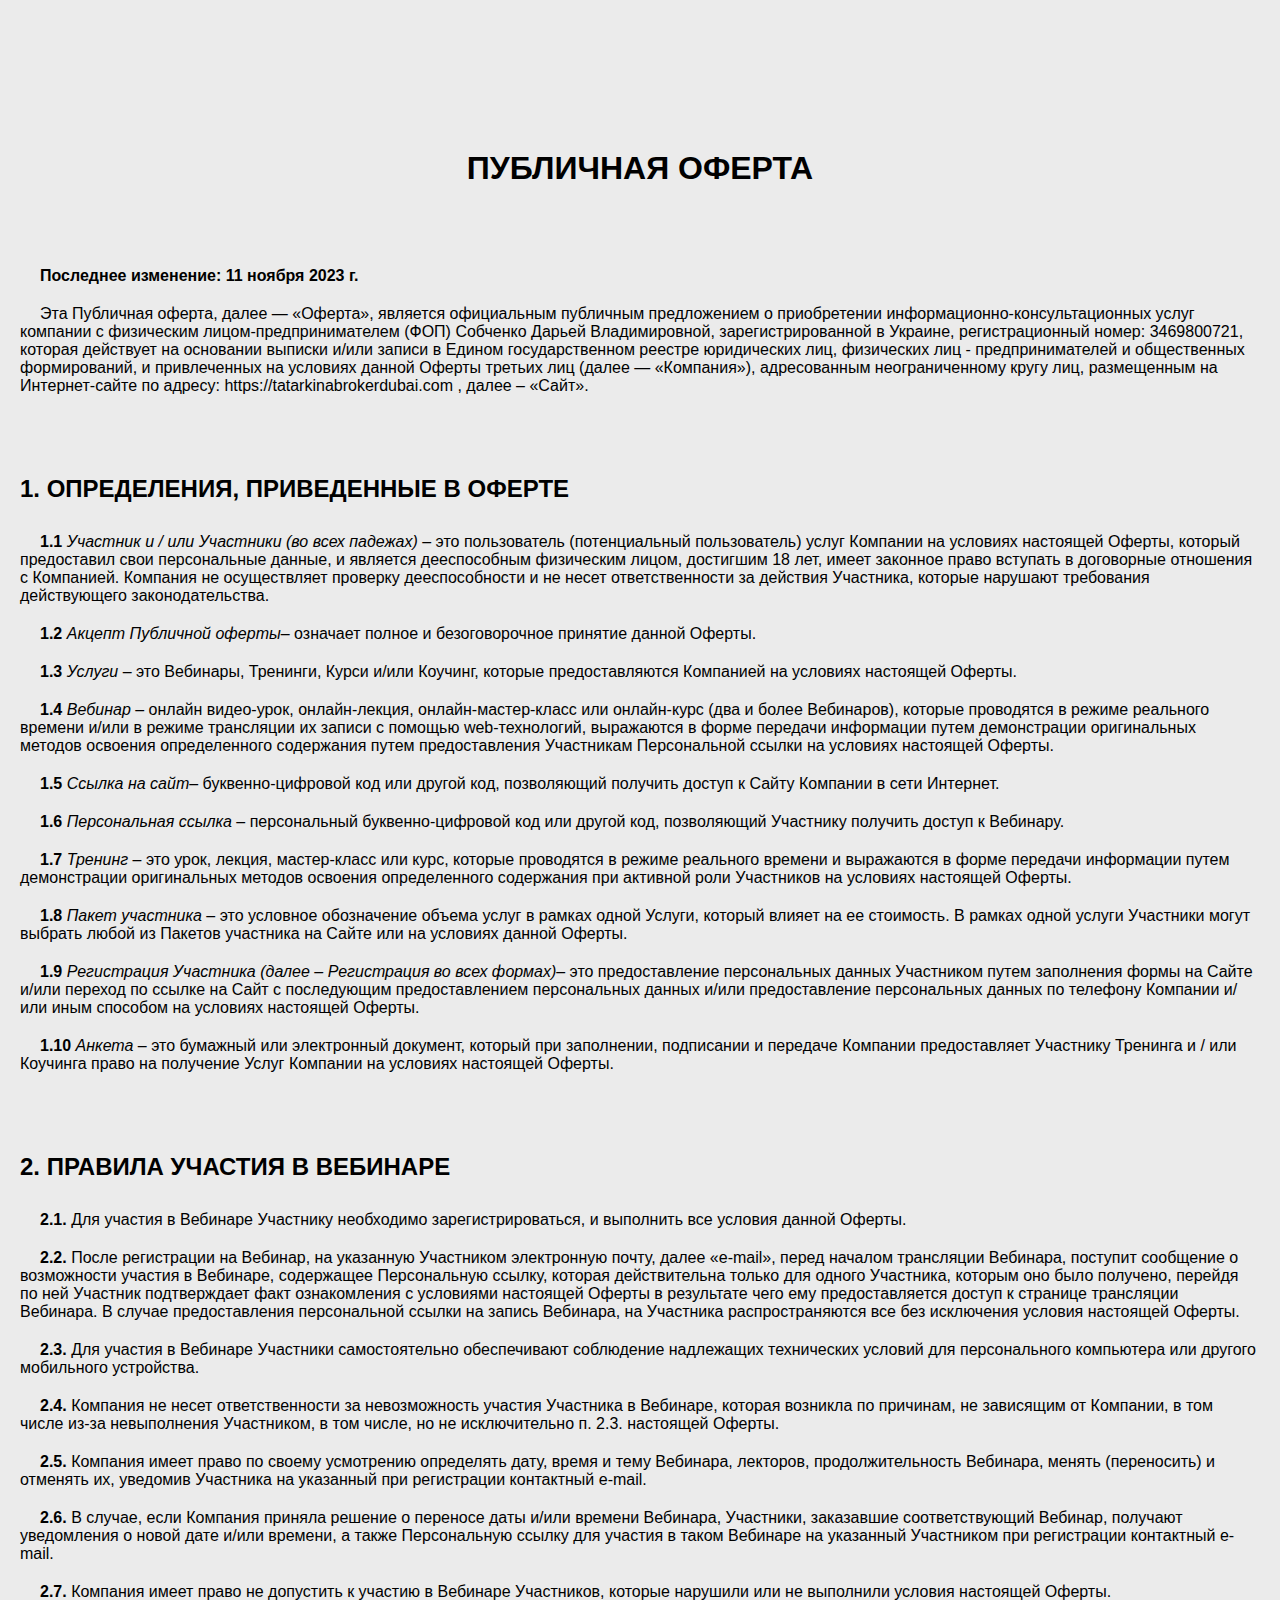
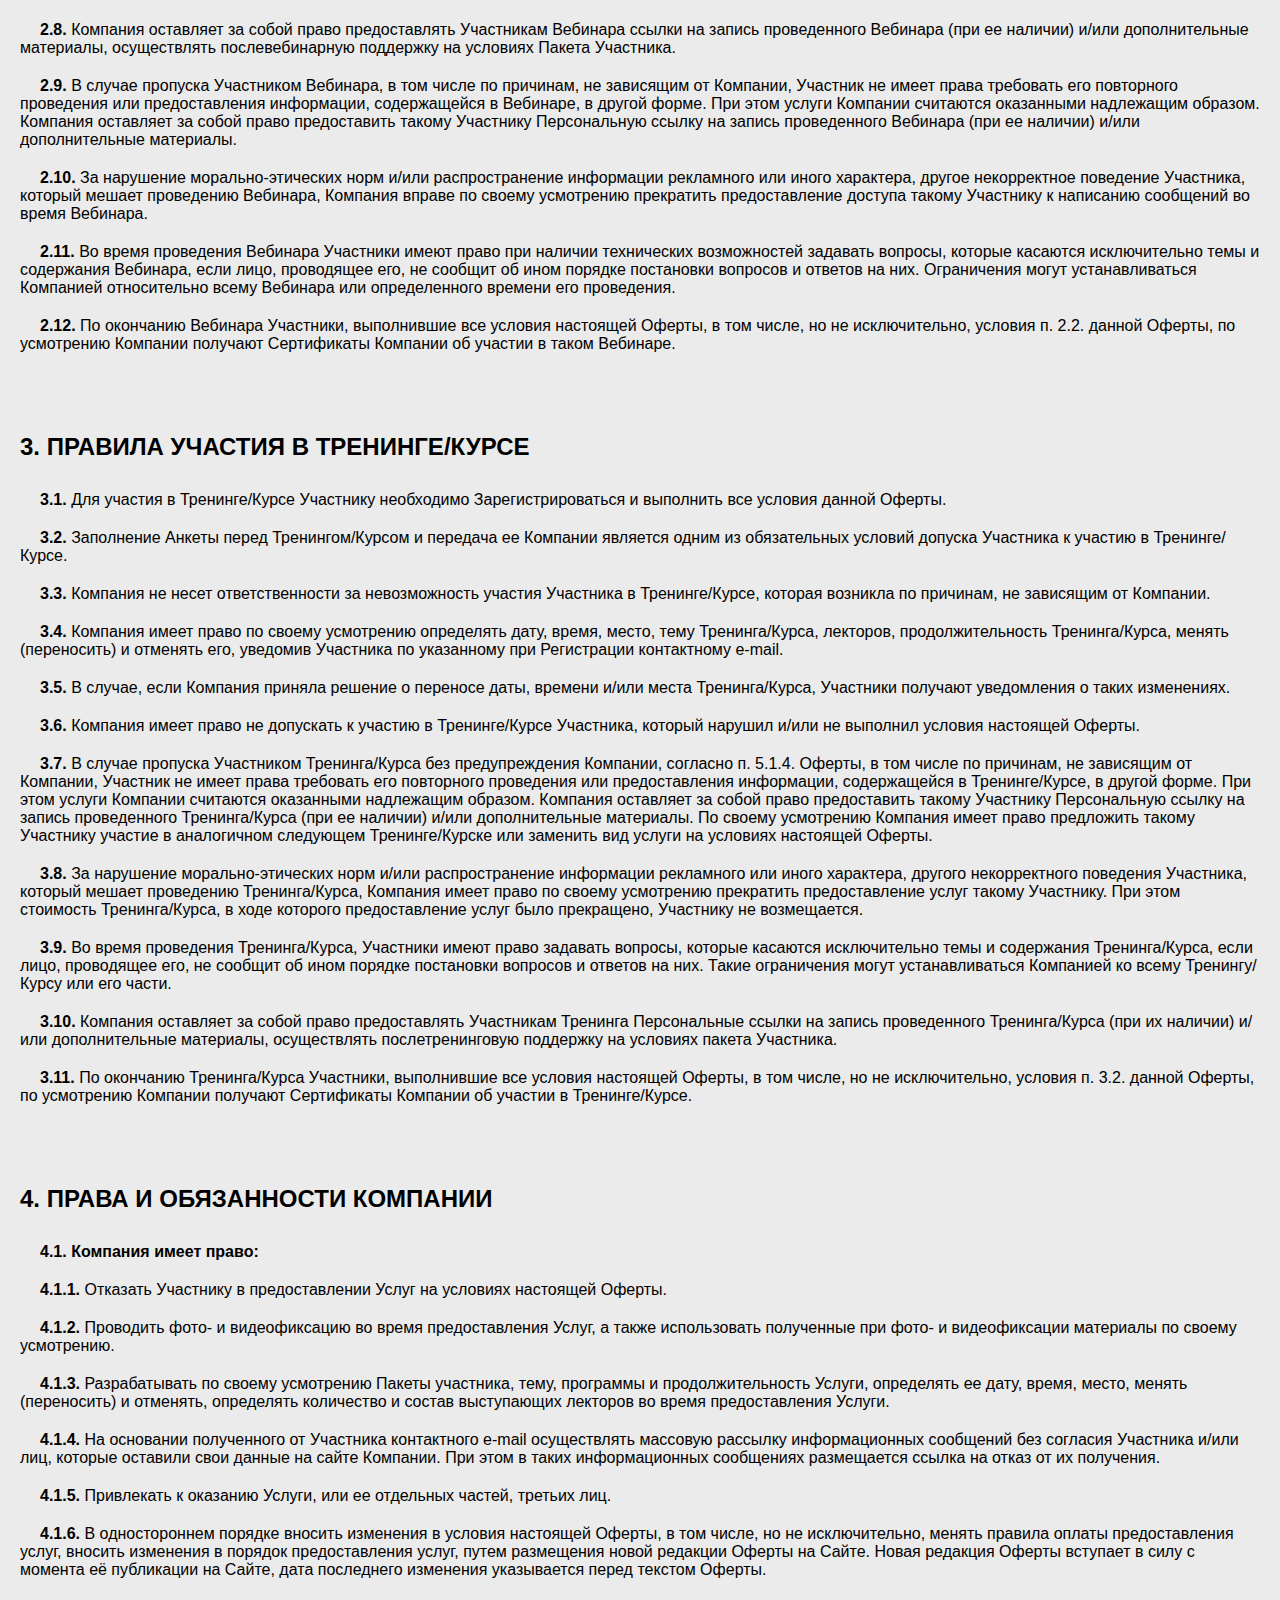
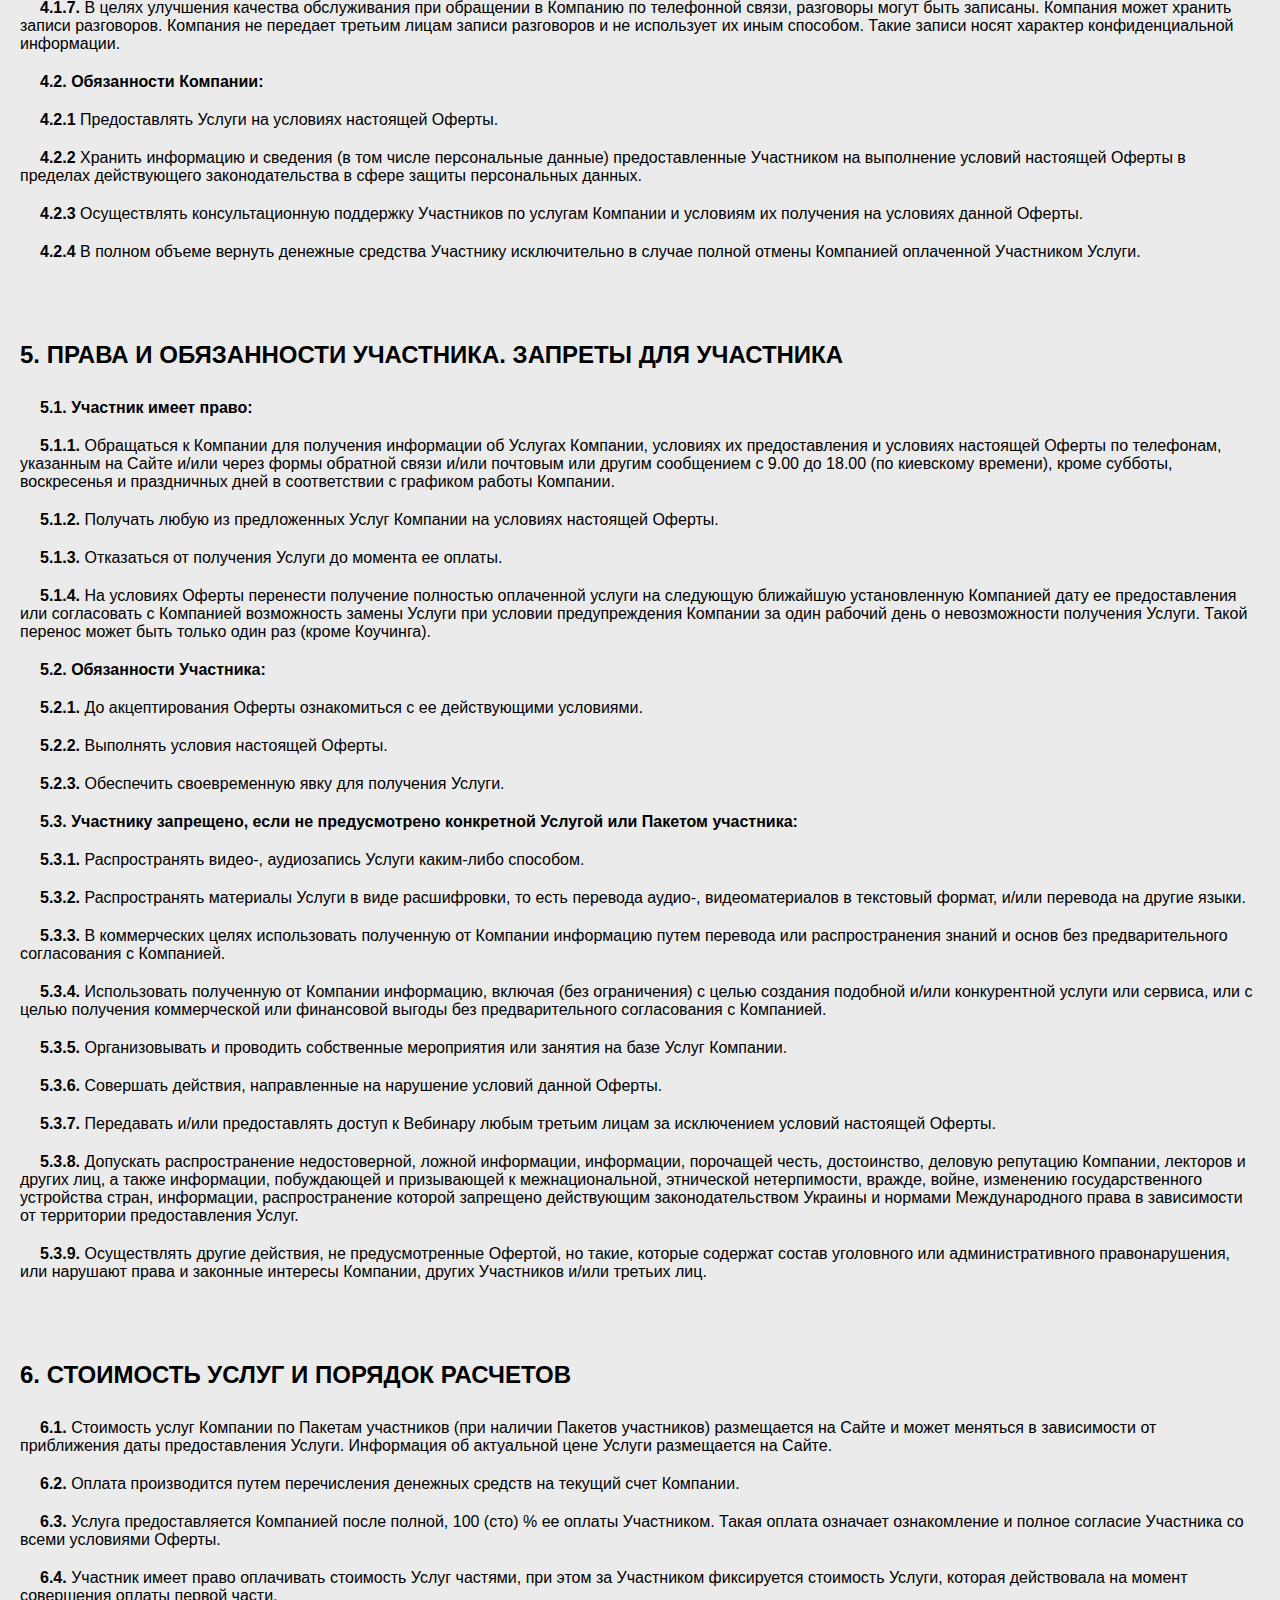
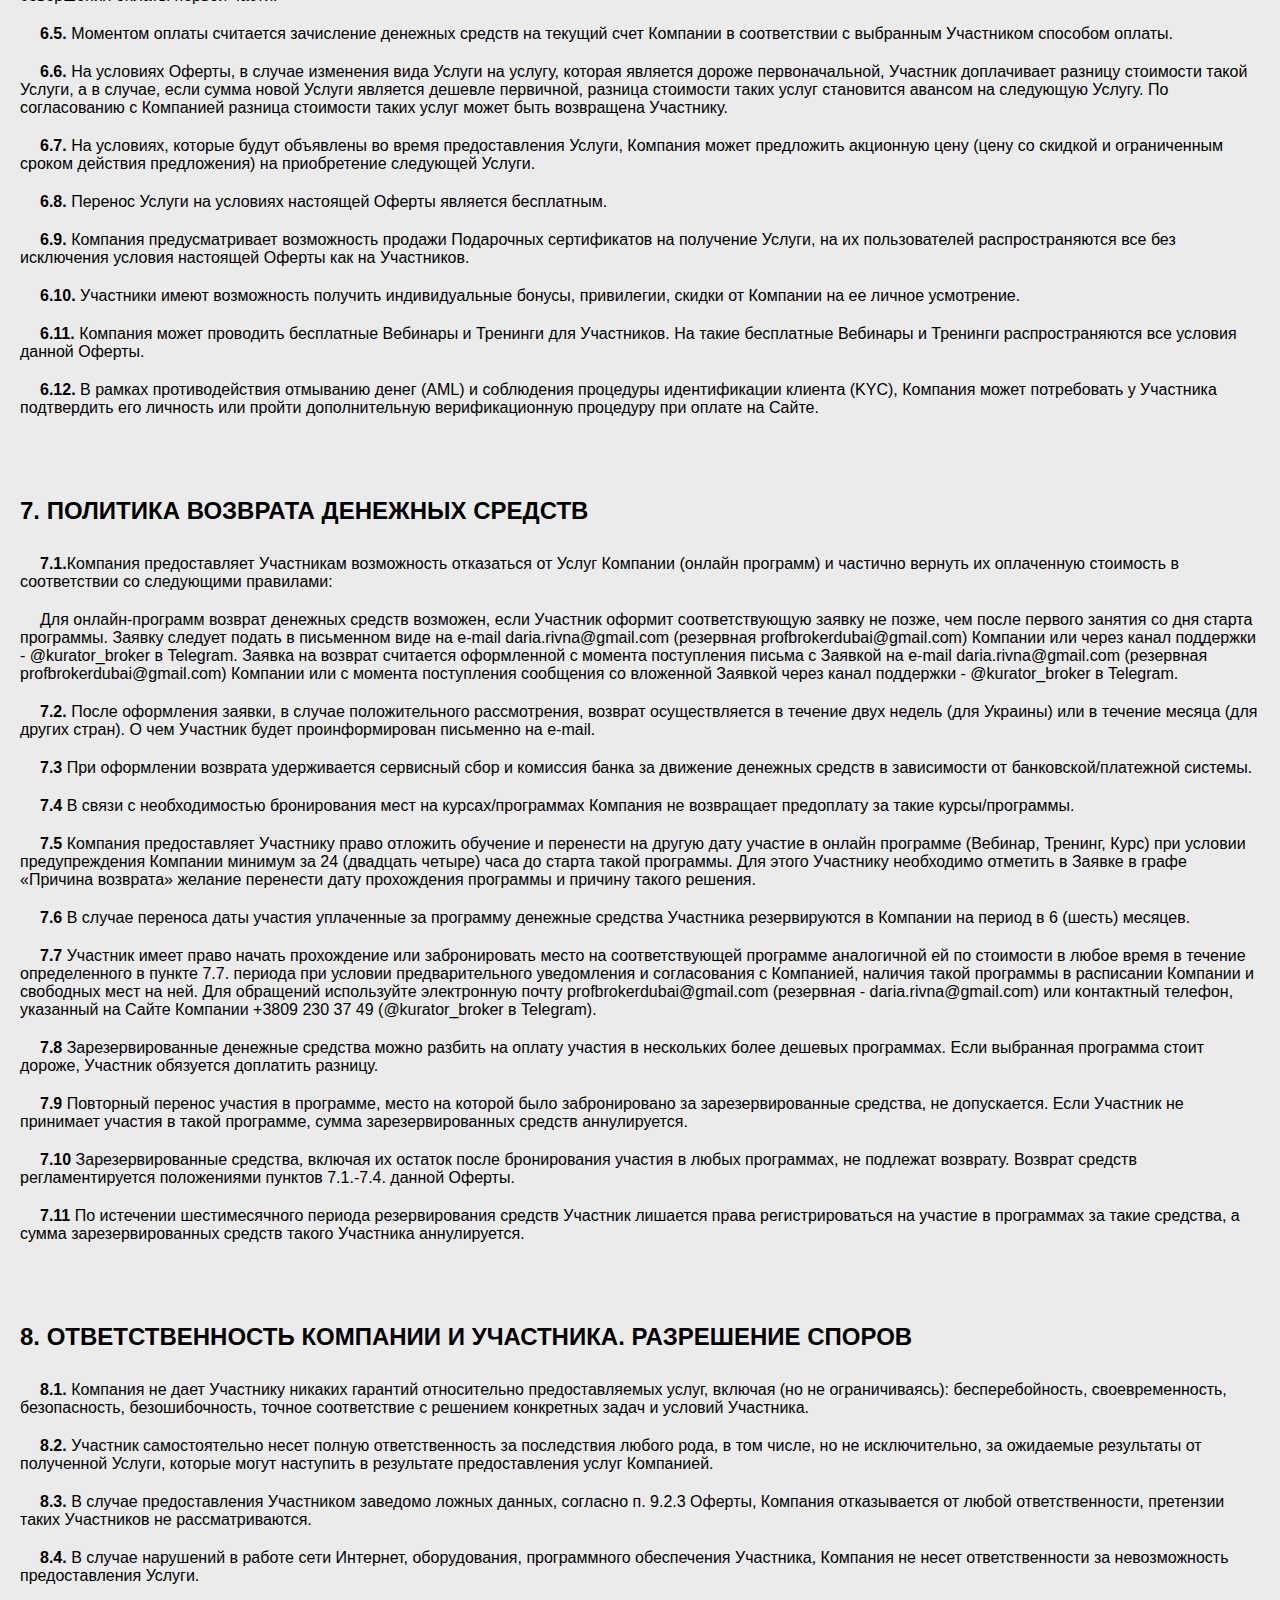
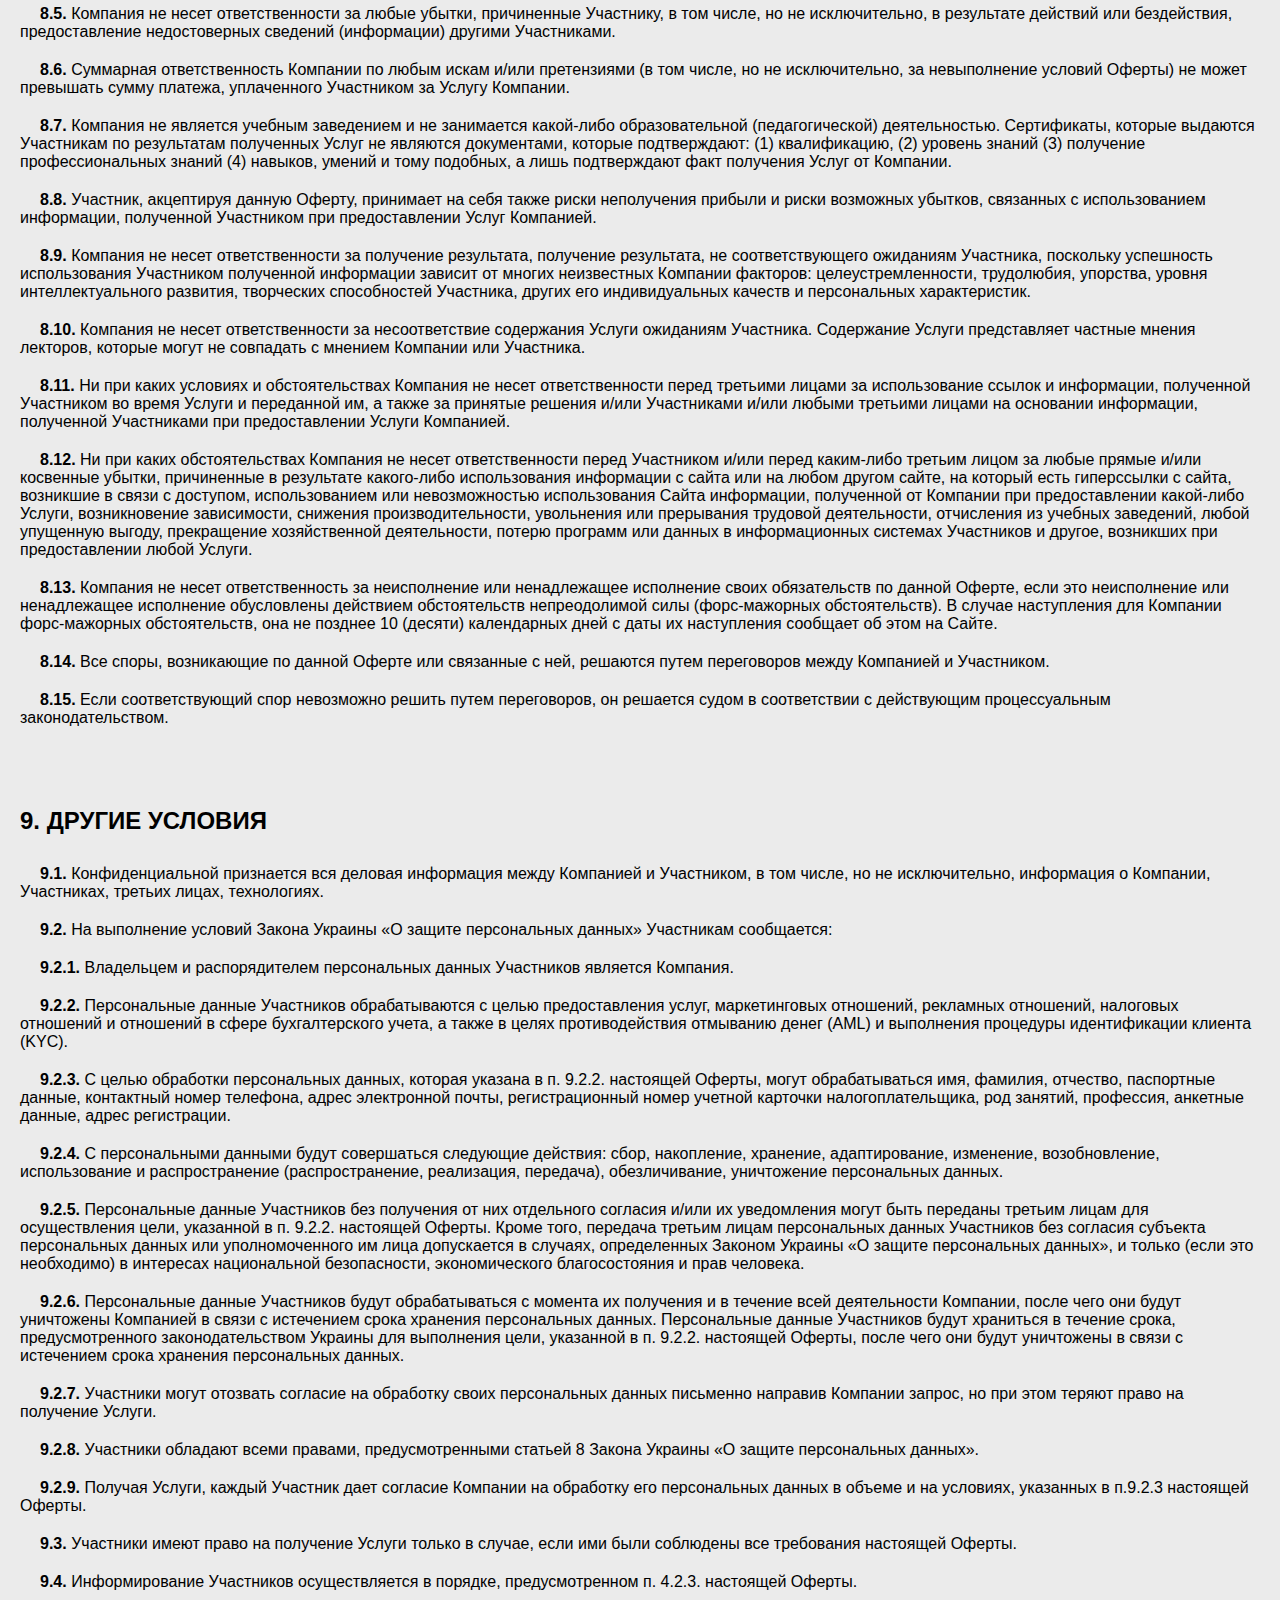
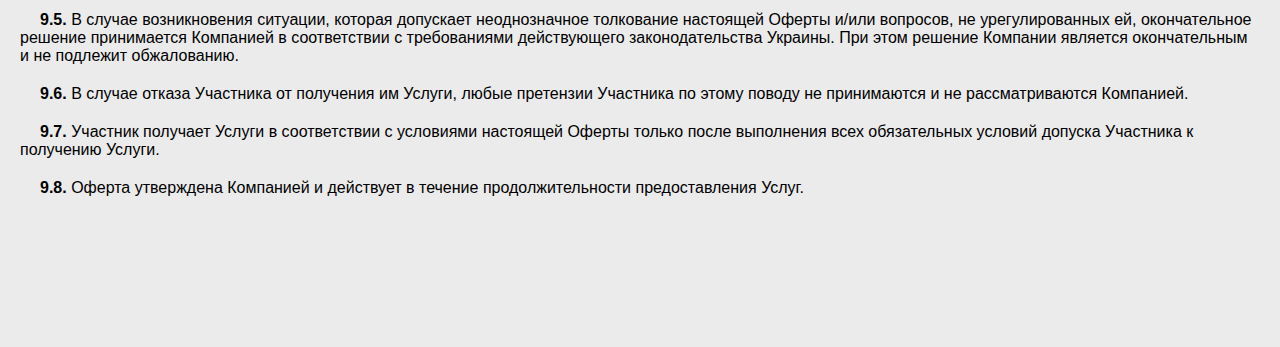
<file: offer.html>
<!DOCTYPE html>
<html lang="ru">
  <head>
    <meta charset="UTF-8" />
    <meta http-equiv="X-UA-Compatible" content="IE=edge" />
    <meta name="viewport" content="width=device-width, initial-scale=1.0" />
    <link rel="icon" href="img/favicon.ico" />

    <link rel="stylesheet" href="css/styles.css" />

    <title>ПУБЛИЧНАЯ ОФЕРТА</title>
  </head>
  <body class="--light">
    <div class="documentation">
      <div class="container">
        <div class="documentation__wrapper">
          <div class="documentation__block">
            <div class="documentation__title">ПУБЛИЧНАЯ ОФЕРТА</div>
          </div>

          <div class="documentation__block">
            <p class="documentation--select">Последнее изменение: 11 ноября 2023 г.</p>

            <p>
              Эта Публичная оферта, далее — «Оферта», является официальным публичным предложением о
              приобретении информационно-консультационных услуг компании с физическим
              лицом-предпринимателем (ФОП) Собченко Дарьей Владимировной, зарегистрированной в
              Украине, регистрационный номер: 3469800721, которая действует на основании выписки
              и/или записи в Едином государственном реестре юридических лиц, физических лиц -
              предпринимателей и общественных формирований, и привлеченных на условиях данной Оферты
              третьих лиц (далее — «Компания»), адресованным неограниченному кругу лиц, размещенным
              на Интернет-сайте по адресу:
              <a href="https://tatarkinabrokerdubai.com">https://tatarkinabrokerdubai.com</a> ,
              далее – «Сайт».
            </p>
          </div>

          <div class="documentation__block">
            <div class="documentation__title-block">1. ОПРЕДЕЛЕНИЯ, ПРИВЕДЕННЫЕ В ОФЕРТЕ</div>

            <p>
              <span class="documentation--select">1.1</span>
              <i>Участник и / или Участники (во всех падежах)</i> – это пользователь (потенциальный
              пользователь) услуг Компании на условиях настоящей Оферты, который предоставил свои
              персональные данные, и является дееспособным физическим лицом, достигшим 18 лет, имеет
              законное право вступать в договорные отношения с Компанией. Компания не осуществляет
              проверку дееспособности и не несет ответственности за действия Участника, которые
              нарушают требования действующего законодательства.
            </p>
            <p>
              <span class="documentation--select">1.2</span> <i> Акцепт Публичной оферты</i>–
              означает полное и безоговорочное принятие данной Оферты.
            </p>
            <p>
              <span class="documentation--select">1.3</span> <i>Услуги </i>– это Вебинары, Тренинги,
              Курси и/или Коучинг, которые предоставляются Компанией на условиях настоящей Оферты.
            </p>
            <p>
              <span class="documentation--select">1.4</span> <i>Вебинар </i>– онлайн видео-урок,
              онлайн-лекция, онлайн-мастер-класс или онлайн-курс (два и более Вебинаров), которые
              проводятся в режиме реального времени и/или в режиме трансляции их записи с помощью
              web-технологий, выражаются в форме передачи информации путем демонстрации оригинальных
              методов освоения определенного содержания путем предоставления Участникам Персональной
              ссылки на условиях настоящей Оферты.
            </p>
            <p>
              <span class="documentation--select">1.5</span> <i>Ссылка на сайт</i>–
              буквенно-цифровой код или другой код, позволяющий получить доступ к Сайту Компании в
              сети Интернет.
            </p>
            <p>
              <span class="documentation--select">1.6</span> <i>Персональная ссылка </i>–
              персональный буквенно-цифровой код или другой код, позволяющий Участнику получить
              доступ к Вебинару.
            </p>
            <p>
              <span class="documentation--select">1.7</span> <i>Тренинг </i>– это урок, лекция,
              мастер-класс или курс, которые проводятся в режиме реального времени и выражаются в
              форме передачи информации путем демонстрации оригинальных методов освоения
              определенного содержания при активной роли Участников на условиях настоящей Оферты.
            </p>
            <p>
              <span class="documentation--select">1.8</span> <i>Пакет участника</i> – это условное
              обозначение объема услуг в рамках одной Услуги, который влияет на ее стоимость. В
              рамках одной услуги Участники могут выбрать любой из Пакетов участника на Сайте или на
              условиях данной Оферты.
            </p>
            <p>
              <span class="documentation--select">1.9</span>
              <i>Регистрация Участника (далее – Регистрация во всех формах)</i>– это предоставление
              персональных данных Участником путем заполнения формы на Сайте и/или переход по ссылке
              на Сайт с последующим предоставлением персональных данных и/или предоставление
              персональных данных по телефону Компании и/или иным способом на условиях настоящей
              Оферты.
            </p>
            <p>
              <span class="documentation--select">1.10</span> <i>Анкета </i>– это бумажный или
              электронный документ, который при заполнении, подписании и передаче Компании
              предоставляет Участнику Тренинга и / или Коучинга право на получение Услуг Компании на
              условиях настоящей Оферты.
            </p>
          </div>

          <div class="documentation__block">
            <div class="documentation__title-block">2. ПРАВИЛА УЧАСТИЯ В ВЕБИНАРЕ</div>
            <p>
              <span class="documentation--select">2.1.</span> Для участия в Вебинаре Участнику
              необходимо зарегистрироваться, и выполнить все условия данной Оферты.
            </p>
            <p>
              <span class="documentation--select">2.2.</span> После регистрации на Вебинар, на
              указанную Участником электронную почту, далее «e-mail», перед началом трансляции
              Вебинара, поступит сообщение о возможности участия в Вебинаре, содержащее Персональную
              ссылку, которая действительна только для одного Участника, которым оно было получено,
              перейдя по ней Участник подтверждает факт ознакомления с условиями настоящей Оферты в
              результате чего ему предоставляется доступ к странице трансляции Вебинара. В случае
              предоставления персональной ссылки на запись Вебинара, на Участника распространяются
              все без исключения условия настоящей Оферты.
            </p>
            <p>
              <span class="documentation--select">2.3.</span> Для участия в Вебинаре Участники
              самостоятельно обеспечивают соблюдение надлежащих технических условий для
              персонального компьютера или другого мобильного устройства.
            </p>
            <p>
              <span class="documentation--select">2.4.</span> Компания не несет ответственности за
              невозможность участия Участника в Вебинаре, которая возникла по причинам, не зависящим
              от Компании, в том числе из-за невыполнения Участником, в том числе, но не
              исключительно п. 2.3. настоящей Оферты.
            </p>
            <p>
              <span class="documentation--select">2.5.</span> Компания имеет право по своему
              усмотрению определять дату, время и тему Вебинара, лекторов, продолжительность
              Вебинара, менять (переносить) и отменять их, уведомив Участника на указанный при
              регистрации контактный e-mail.
            </p>
            <p>
              <span class="documentation--select">2.6.</span> В случае, если Компания приняла
              решение о переносе даты и/или времени Вебинара, Участники, заказавшие соответствующий
              Вебинар, получают уведомления о новой дате и/или времени, а также Персональную ссылку
              для участия в таком Вебинаре на указанный Участником при регистрации контактный e-
              mail.
            </p>
            <p>
              <span class="documentation--select">2.7.</span> Компания имеет право не допустить к
              участию в Вебинаре Участников, которые нарушили или не выполнили условия настоящей
              Оферты.
            </p>
            <p>
              <span class="documentation--select">2.8.</span> Компания оставляет за собой право
              предоставлять Участникам Вебинара ссылки на запись проведенного Вебинара (при ее
              наличии) и/или дополнительные материалы, осуществлять послевебинарную поддержку на
              условиях Пакета Участника.
            </p>
            <p>
              <span class="documentation--select">2.9.</span> В случае пропуска Участником Вебинара,
              в том числе по причинам, не зависящим от Компании, Участник не имеет права требовать
              его повторного проведения или предоставления информации, содержащейся в Вебинаре, в
              другой форме. При этом услуги Компании считаются оказанными надлежащим образом.
              Компания оставляет за собой право предоставить такому Участнику Персональную ссылку на
              запись проведенного Вебинара (при ее наличии) и/или дополнительные материалы.
            </p>
            <p>
              <span class="documentation--select">2.10.</span> За нарушение морально-этических норм
              и/или распространение информации рекламного или иного характера, другое некорректное
              поведение Участника, который мешает проведению Вебинара, Компания вправе по своему
              усмотрению прекратить предоставление доступа такому Участнику к написанию сообщений во
              время Вебинара.
            </p>
            <p>
              <span class="documentation--select">2.11.</span> Во время проведения Вебинара
              Участники имеют право при наличии технических возможностей задавать вопросы, которые
              касаются исключительно темы и содержания Вебинара, если лицо, проводящее его, не
              сообщит об ином порядке постановки вопросов и ответов на них. Ограничения могут
              устанавливаться Компанией относительно всему Вебинара или определенного времени его
              проведения.
            </p>
            <p>
              <span class="documentation--select">2.12.</span> По окончанию Вебинара Участники,
              выполнившие все условия настоящей Оферты, в том числе, но не исключительно, условия п.
              2.2. данной Оферты, по усмотрению Компании получают Сертификаты Компании об участии в
              таком Вебинаре.
            </p>
          </div>

          <div class="documentation__block">
            <div class="documentation__title-block">3. ПРАВИЛА УЧАСТИЯ В ТРЕНИНГЕ/КУРСЕ</div>
            <p>
              <span class="documentation--select">3.1.</span> Для участия в Тренинге/Курсе Участнику
              необходимо Зарегистрироваться и выполнить все условия данной Оферты.
            </p>
            <p>
              <span class="documentation--select">3.2.</span> Заполнение Анкеты перед
              Тренингом/Курсом и передача ее Компании является одним из обязательных условий допуска
              Участника к участию в Тренинге/Курсе.
            </p>
            <p>
              <span class="documentation--select">3.3.</span> Компания не несет ответственности за
              невозможность участия Участника в Тренинге/Курсе, которая возникла по причинам, не
              зависящим от Компании.
            </p>
            <p>
              <span class="documentation--select">3.4.</span> Компания имеет право по своему
              усмотрению определять дату, время, место, тему Тренинга/Курса, лекторов,
              продолжительность Тренинга/Курса, менять (переносить) и отменять его, уведомив
              Участника по указанному при Регистрации контактному e-mail.
            </p>
            <p>
              <span class="documentation--select">3.5.</span> В случае, если Компания приняла
              решение о переносе даты, времени и/или места Тренинга/Курса, Участники получают
              уведомления о таких изменениях.
            </p>
            <p>
              <span class="documentation--select">3.6.</span> Компания имеет право не допускать к
              участию в Тренинге/Курсе Участника, который нарушил и/или не выполнил условия
              настоящей Оферты.
            </p>
            <p>
              <span class="documentation--select">3.7.</span> В случае пропуска Участником
              Тренинга/Курса без предупреждения Компании, согласно п. 5.1.4. Оферты, в том числе по
              причинам, не зависящим от Компании, Участник не имеет права требовать его повторного
              проведения или предоставления информации, содержащейся в Тренинге/Курсе, в другой
              форме. При этом услуги Компании считаются оказанными надлежащим образом. Компания
              оставляет за собой право предоставить такому Участнику Персональную ссылку на запись
              проведенного Тренинга/Курса (при ее наличии) и/или дополнительные материалы. По своему
              усмотрению Компания имеет право предложить такому Участнику участие в аналогичном
              следующем Тренинге/Курске или заменить вид услуги на условиях настоящей Оферты.
            </p>
            <p>
              <span class="documentation--select">3.8.</span> За нарушение морально-этических норм
              и/или распространение информации рекламного или иного характера, другого некорректного
              поведения Участника, который мешает проведению Тренинга/Курса, Компания имеет право по
              своему усмотрению прекратить предоставление услуг такому Участнику. При этом стоимость
              Тренинга/Курса, в ходе которого предоставление услуг было прекращено, Участнику не
              возмещается.
            </p>
            <p>
              <span class="documentation--select">3.9.</span> Во время проведения Тренинга/Курса,
              Участники имеют право задавать вопросы, которые касаются исключительно темы и
              содержания Тренинга/Курса, если лицо, проводящее его, не сообщит об ином порядке
              постановки вопросов и ответов на них. Такие ограничения могут устанавливаться
              Компанией ко всему Тренингу/Курсу или его части.
            </p>
            <p>
              <span class="documentation--select">3.10.</span> Компания оставляет за собой право
              предоставлять Участникам Тренинга Персональные ссылки на запись проведенного
              Тренинга/Курса (при их наличии) и/или дополнительные материалы, осуществлять
              послетренинговую поддержку на условиях пакета Участника.
            </p>
            <p>
              <span class="documentation--select">3.11.</span> По окончанию Тренинга/Курса
              Участники, выполнившие все условия настоящей Оферты, в том числе, но не исключительно,
              условия п. 3.2. данной Оферты, по усмотрению Компании получают Сертификаты Компании об
              участии в Тренинге/Курсе.
            </p>
          </div>

          <div class="documentation__block">
            <div class="documentation__title-block">4. ПРАВА И ОБЯЗАННОСТИ КОМПАНИИ</div>
            <p>
              <span class="documentation--select">4.1. Компания имеет право: </span>
            </p>
            <p>
              <span class="documentation--select">4.1.1.</span> Отказать Участнику в предоставлении
              Услуг на условиях настоящей Оферты.
            </p>
            <p>
              <span class="documentation--select">4.1.2.</span> Проводить фото- и видеофиксацию во
              время предоставления Услуг, а также использовать полученные при фото- и видеофиксации
              материалы по своему усмотрению.
            </p>
            <p>
              <span class="documentation--select">4.1.3.</span> Разрабатывать по своему усмотрению
              Пакеты участника, тему, программы и продолжительность Услуги, определять ее дату,
              время, место, менять (переносить) и отменять, определять количество и состав
              выступающих лекторов во время предоставления Услуги.
            </p>
            <p>
              <span class="documentation--select">4.1.4.</span> На основании полученного от
              Участника контактного e-mail осуществлять массовую рассылку информационных сообщений
              без согласия Участника и/или лиц, которые оставили свои данные на сайте Компании. При
              этом в таких информационных сообщениях размещается ссылка на отказ от их получения.
            </p>
            <p>
              <span class="documentation--select">4.1.5.</span> Привлекать к оказанию Услуги, или ее
              отдельных частей, третьих лиц.
            </p>
            <p>
              <span class="documentation--select">4.1.6.</span> В одностороннем порядке вносить
              изменения в условия настоящей Оферты, в том числе, но не исключительно, менять правила
              оплаты предоставления услуг, вносить изменения в порядок предоставления услуг, путем
              размещения новой редакции Оферты на Сайте. Новая редакция Оферты вступает в силу с
              момента её публикации на Сайте, дата последнего изменения указывается перед текстом
              Оферты.
            </p>
            <p>
              <span class="documentation--select">4.1.7.</span> В целях улучшения качества
              обслуживания при обращении в Компанию по телефонной связи, разговоры могут быть
              записаны. Компания может хранить записи разговоров. Компания не передает третьим лицам
              записи разговоров и не использует их иным способом. Такие записи носят характер
              конфиденциальной информации.
            </p>

            <p>
              <span class="documentation--select">4.2. Обязанности Компании: </span>
            </p>
            <p>
              <span class="documentation--select">4.2.1 </span> Предоставлять Услуги на условиях
              настоящей Оферты.
            </p>
            <p>
              <span class="documentation--select">4.2.2 </span> Хранить информацию и сведения (в том
              числе персональные данные) предоставленные Участником на выполнение условий настоящей
              Оферты в пределах действующего законодательства в сфере защиты персональных данных.
            </p>
            <p>
              <span class="documentation--select">4.2.3 </span> Осуществлять консультационную
              поддержку Участников по услугам Компании и условиям их получения на условиях данной
              Оферты.
            </p>
            <p>
              <span class="documentation--select">4.2.4 </span> В полном объеме вернуть денежные
              средства Участнику исключительно в случае полной отмены Компанией оплаченной
              Участником Услуги.
            </p>
          </div>

          <div class="documentation__block">
            <div class="documentation__title-block">
              5. ПРАВА И ОБЯЗАННОСТИ УЧАСТНИКА. ЗАПРЕТЫ ДЛЯ УЧАСТНИКА
            </div>
            <p>
              <span class="documentation--select">5.1. Участник имеет право: </span>
            </p>
            <p>
              <span class="documentation--select">5.1.1. </span> Обращаться к Компании для получения
              информации об Услугах Компании, условиях их предоставления и условиях настоящей Оферты
              по телефонам, указанным на Сайте и/или через формы обратной связи и/или почтовым или
              другим сообщением с 9.00 до 18.00 (по киевскому времени), кроме субботы, воскресенья и
              праздничных дней в соответствии с графиком работы Компании.
            </p>
            <p>
              <span class="documentation--select">5.1.2. </span> Получать любую из предложенных
              Услуг Компании на условиях настоящей Оферты.
            </p>
            <p>
              <span class="documentation--select">5.1.3. </span> Отказаться от получения Услуги до
              момента ее оплаты.
            </p>
            <p>
              <span class="documentation--select">5.1.4. </span> На условиях Оферты перенести
              получение полностью оплаченной услуги на следующую ближайшую установленную Компанией
              дату ее предоставления или согласовать с Компанией возможность замены Услуги при
              условии предупреждения Компании за один рабочий день о невозможности получения Услуги.
              Такой перенос может быть только один раз (кроме Коучинга).
            </p>

            <p>
              <span class="documentation--select">5.2. Обязанности Участника: </span>
            </p>
            <p>
              <span class="documentation--select">5.2.1. </span> До акцептирования Оферты
              ознакомиться с ее действующими условиями.
            </p>
            <p>
              <span class="documentation--select">5.2.2. </span> Выполнять условия настоящей Оферты.
            </p>
            <p>
              <span class="documentation--select">5.2.3. </span> Обеспечить своевременную явку для
              получения Услуги.
            </p>

            <p>
              <span class="documentation--select"
                >5.3. Участнику запрещено, если не предусмотрено конкретной Услугой или Пакетом
                участника:
              </span>
            </p>
            <p>
              <span class="documentation--select">5.3.1. </span> Распространять видео-, аудиозапись
              Услуги каким-либо способом.
            </p>
            <p>
              <span class="documentation--select">5.3.2. </span> Распространять материалы Услуги в
              виде расшифровки, то есть перевода аудио-, видеоматериалов в текстовый формат, и/или
              перевода на другие языки.
            </p>
            <p>
              <span class="documentation--select">5.3.3. </span> В коммерческих целях использовать
              полученную от Компании информацию путем перевода или распространения знаний и основ
              без предварительного согласования с Компанией.
            </p>
            <p>
              <span class="documentation--select">5.3.4. </span> Использовать полученную от Компании
              информацию, включая (без ограничения) с целью создания подобной и/или конкурентной
              услуги или сервиса, или с целью получения коммерческой или финансовой выгоды без
              предварительного согласования с Компанией.
            </p>
            <p>
              <span class="documentation--select">5.3.5. </span> Организовывать и проводить
              собственные мероприятия или занятия на базе Услуг Компании.
            </p>
            <p>
              <span class="documentation--select">5.3.6. </span> Совершать действия, направленные на
              нарушение условий данной Оферты.
            </p>
            <p>
              <span class="documentation--select">5.3.7. </span> Передавать и/или предоставлять
              доступ к Вебинару любым третьим лицам за исключением условий настоящей Оферты.
            </p>
            <p>
              <span class="documentation--select">5.3.8. </span> Допускать распространение
              недостоверной, ложной информации, информации, порочащей честь, достоинство, деловую
              репутацию Компании, лекторов и других лиц, а также информации, побуждающей и
              призывающей к межнациональной, этнической нетерпимости, вражде, войне, изменению
              государственного устройства стран, информации, распространение которой запрещено
              действующим законодательством Украины и нормами Международного права в зависимости от
              территории предоставления Услуг.
            </p>
            <p>
              <span class="documentation--select">5.3.9. </span> Осуществлять другие действия, не
              предусмотренные Офертой, но такие, которые содержат состав уголовного или
              административного правонарушения, или нарушают права и законные интересы Компании,
              других Участников и/или третьих лиц.
            </p>
          </div>

          <div class="documentation__block">
            <div class="documentation__title-block">6. СТОИМОСТЬ УСЛУГ И ПОРЯДОК РАСЧЕТОВ</div>
            <p>
              <span class="documentation--select">6.1.</span> Стоимость услуг Компании по Пакетам
              участников (при наличии Пакетов участников) размещается на Сайте и может меняться в
              зависимости от приближения даты предоставления Услуги. Информация об актуальной цене
              Услуги размещается на Сайте.
            </p>
            <p>
              <span class="documentation--select">6.2.</span> Оплата производится путем перечисления
              денежных средств на текущий счет Компании.
            </p>
            <p>
              <span class="documentation--select">6.3.</span> Услуга предоставляется Компанией после
              полной, 100 (сто) % ее оплаты Участником. Такая оплата означает ознакомление и полное
              согласие Участника со всеми условиями Оферты.
            </p>
            <p>
              <span class="documentation--select">6.4.</span> Участник имеет право оплачивать
              стоимость Услуг частями, при этом за Участником фиксируется стоимость Услуги, которая
              действовала на момент совершения оплаты первой части.
            </p>
            <p>
              <span class="documentation--select">6.5.</span> Моментом оплаты считается зачисление
              денежных средств на текущий счет Компании в соответствии с выбранным Участником
              способом оплаты.
            </p>
            <p>
              <span class="documentation--select">6.6.</span> На условиях Оферты, в случае изменения
              вида Услуги на услугу, которая является дороже первоначальной, Участник доплачивает
              разницу стоимости такой Услуги, а в случае, если сумма новой Услуги является дешевле
              первичной, разница стоимости таких услуг становится авансом на следующую Услугу. По
              согласованию с Компанией разница стоимости таких услуг может быть возвращена
              Участнику.
            </p>
            <p>
              <span class="documentation--select">6.7.</span> На условиях, которые будут объявлены
              во время предоставления Услуги, Компания может предложить акционную цену (цену со
              скидкой и ограниченным сроком действия предложения) на приобретение следующей Услуги.
            </p>
            <p>
              <span class="documentation--select">6.8.</span> Перенос Услуги на условиях настоящей
              Оферты является бесплатным.
            </p>
            <p>
              <span class="documentation--select">6.9.</span> Компания предусматривает возможность
              продажи Подарочных сертификатов на получение Услуги, на их пользователей
              распространяются все без исключения условия настоящей Оферты как на Участников.
            </p>
            <p>
              <span class="documentation--select">6.10.</span> Участники имеют возможность получить
              индивидуальные бонусы, привилегии, скидки от Компании на ее личное усмотрение.
            </p>
            <p>
              <span class="documentation--select">6.11.</span> Компания может проводить бесплатные
              Вебинары и Тренинги для Участников. На такие бесплатные Вебинары и Тренинги
              распространяются все условия данной Оферты.
            </p>
            <p>
              <span class="documentation--select">6.12.</span> В рамках противодействия отмыванию
              денег (AML) и соблюдения процедуры идентификации клиента (KYC), Компания может
              потребовать у Участника подтвердить его личность или пройти дополнительную
              верификационную процедуру при оплате на Сайте.
            </p>
          </div>

          <div class="documentation__block">
            <div class="documentation__title-block">7. ПОЛИТИКА ВОЗВРАТА ДЕНЕЖНЫХ СРЕДСТВ</div>
            <p>
              <span class="documentation--select">7.1.</span>Компания предоставляет Участникам
              возможность отказаться от Услуг Компании (онлайн программ) и частично вернуть их
              оплаченную стоимость в соответствии со следующими правилами:
            </p>
            <p>
              Для онлайн-программ возврат денежных средств возможен, если Участник оформит
              соответствующую заявку не позже, чем после первого занятия со дня старта программы.
              Заявку следует подать в письменном виде на e-mail daria.rivna@gmail.com (резервная
              profbrokerdubai@gmail.com) Компании или через канал поддержки - @kurator_broker в
              Telegram. Заявка на возврат считается оформленной с момента поступления письма с
              Заявкой на e-mail daria.rivna@gmail.com (резервная profbrokerdubai@gmail.com) Компании
              или с момента поступления сообщения со вложенной Заявкой через канал поддержки -
              @kurator_broker в Telegram.
            </p>

            <p>
              <span class="documentation--select">7.2.</span> После оформления заявки, в случае
              положительного рассмотрения, возврат осуществляется в течение двух недель (для
              Украины) или в течение месяца (для других стран). О чем Участник будет проинформирован
              письменно на e-mail.
            </p>
            <p>
              <span class="documentation--select">7.3</span> При оформлении возврата удерживается
              сервисный сбор и комиссия банка за движение денежных средств в зависимости от
              банковской/платежной системы.
            </p>
            <p>
              <span class="documentation--select">7.4</span> В связи с необходимостью бронирования
              мест на курсах/программах Компания не возвращает предоплату за такие курсы/программы.
            </p>
            <p>
              <span class="documentation--select">7.5</span> Компания предоставляет Участнику право
              отложить обучение и перенести на другую дату участие в онлайн программе (Вебинар,
              Тренинг, Курс) при условии предупреждения Компании минимум за 24 (двадцать четыре)
              часа до старта такой программы. Для этого Участнику необходимо отметить в Заявке в
              графе «Причина возврата» желание перенести дату прохождения программы и причину такого
              решения.
            </p>
            <p>
              <span class="documentation--select">7.6</span> В случае переноса даты участия
              уплаченные за ​​программу денежные средства Участника резервируются в Компании на
              период в 6 (шесть) месяцев.
            </p>
            <p>
              <span class="documentation--select">7.7</span> Участник имеет право начать прохождение
              или забронировать место на соответствующей программе аналогичной ей по стоимости в
              любое время в течение определенного в пункте 7.7. периода при условии предварительного
              уведомления и согласования с Компанией, наличия такой программы в расписании Компании
              и свободных мест на ней. Для обращений используйте электронную почту
              profbrokerdubai@gmail.com (резервная - daria.rivna@gmail.com) или контактный телефон,
              указанный на Сайте Компании +3809 230 37 49 (@kurator_broker в Telegram).
            </p>
            <p>
              <span class="documentation--select">7.8</span> Зарезервированные денежные средства
              можно разбить на оплату участия в нескольких более дешевых программах. Если выбранная
              программа стоит дороже, Участник обязуется доплатить разницу.
            </p>
            <p>
              <span class="documentation--select">7.9</span> Повторный перенос участия в программе,
              место на которой было забронировано за зарезервированные средства, не допускается.
              Если Участник не принимает участия в такой программе, сумма зарезервированных средств
              аннулируется.
            </p>
            <p>
              <span class="documentation--select">7.10</span> Зарезервированные средства, включая их
              остаток после бронирования участия в любых программах, не подлежат возврату. Возврат
              средств регламентируется положениями пунктов 7.1.-7.4. данной Оферты.
            </p>
            <p>
              <span class="documentation--select">7.11</span> По истечении шестимесячного периода
              резервирования средств Участник лишается права регистрироваться на участие в
              программах за такие средства, а сумма зарезервированных средств такого Участника
              аннулируется.
            </p>
          </div>

          <div class="documentation__block">
            <div class="documentation__title-block">
              8. ОТВЕТСТВЕННОСТЬ КОМПАНИИ И УЧАСТНИКА. РАЗРЕШЕНИЕ СПОРОВ
            </div>
            <p>
              <span class="documentation--select">8.1.</span> Компания не дает Участнику никаких
              гарантий относительно предоставляемых услуг, включая (но не ограничиваясь):
              бесперебойность, своевременность, безопасность, безошибочность, точное соответствие с
              решением конкретных задач и условий Участника.
            </p>
            <p>
              <span class="documentation--select">8.2.</span> Участник самостоятельно несет полную
              ответственность за последствия любого рода, в том числе, но не исключительно, за
              ожидаемые результаты от полученной Услуги, которые могут наступить в результате
              предоставления услуг Компанией.
            </p>
            <p>
              <span class="documentation--select">8.3.</span> В случае предоставления Участником
              заведомо ложных данных, согласно п. 9.2.3 Оферты, Компания отказывается от любой
              ответственности, претензии таких Участников не рассматриваются.
            </p>
            <p>
              <span class="documentation--select">8.4.</span> В случае нарушений в работе сети
              Интернет, оборудования, программного обеспечения Участника, Компания не несет
              ответственности за невозможность предоставления Услуги.
            </p>
            <p>
              <span class="documentation--select">8.5.</span> Компания не несет ответственности за
              любые убытки, причиненные Участнику, в том числе, но не исключительно, в результате
              действий или бездействия, предоставление недостоверных сведений (информации) другими
              Участниками.
            </p>
            <p>
              <span class="documentation--select">8.6.</span> Суммарная ответственность Компании по
              любым искам и/или претензиями (в том числе, но не исключительно, за невыполнение
              условий Оферты) не может превышать сумму платежа, уплаченного Участником за Услугу
              Компании.
            </p>
            <p>
              <span class="documentation--select">8.7.</span> Компания не является учебным
              заведением и не занимается какой-либо образовательной (педагогической) деятельностью.
              Сертификаты, которые выдаются Участникам по результатам полученных Услуг не являются
              документами, которые подтверждают: (1) квалификацию, (2) уровень знаний (3) получение
              профессиональных знаний (4) навыков, умений и тому подобных, а лишь подтверждают факт
              получения Услуг от Компании.
            </p>
            <p>
              <span class="documentation--select">8.8.</span> Участник, акцептируя данную Оферту,
              принимает на себя также риски неполучения прибыли и риски возможных убытков, связанных
              с использованием информации, полученной Участником при предоставлении Услуг Компанией.
            </p>
            <p>
              <span class="documentation--select">8.9.</span> Компания не несет ответственности за
              получение результата, получение результата, не соответствующего ожиданиям Участника,
              поскольку успешность использования Участником полученной информации зависит от многих
              неизвестных Компании факторов: целеустремленности, трудолюбия, упорства, уровня
              интеллектуального развития, творческих способностей Участника, других его
              индивидуальных качеств и персональных характеристик.
            </p>
            <p>
              <span class="documentation--select">8.10.</span> Компания не несет ответственности за
              несоответствие содержания Услуги ожиданиям Участника. Содержание Услуги представляет
              частные мнения лекторов, которые могут не совпадать с мнением Компании или Участника.
            </p>
            <p>
              <span class="documentation--select">8.11.</span> Ни при каких условиях и
              обстоятельствах Компания не несет ответственности перед третьими лицами за
              использование ссылок и информации, полученной Участником во время Услуги и переданной
              им, а также за принятые решения и/или Участниками и/или любыми третьими лицами на
              основании информации, полученной Участниками при предоставлении Услуги Компанией.
            </p>
            <p>
              <span class="documentation--select">8.12.</span> Ни при каких обстоятельствах Компания
              не несет ответственности перед Участником и/или перед каким-либо третьим лицом за
              любые прямые и/или косвенные убытки, причиненные в результате какого-либо
              использования информации с сайта или на любом другом сайте, на который есть
              гиперссылки с сайта, возникшие в связи с доступом, использованием или невозможностью
              использования Сайта информации, полученной от Компании при предоставлении какой-либо
              Услуги, возникновение зависимости, снижения производительности, увольнения или
              прерывания трудовой деятельности, отчисления из учебных заведений, любой упущенную
              выгоду, прекращение хозяйственной деятельности, потерю программ или данных в
              информационных системах Участников и другое, возникших при предоставлении любой
              Услуги.
            </p>
            <p>
              <span class="documentation--select">8.13.</span> Компания не несет ответственность за
              неисполнение или ненадлежащее исполнение своих обязательств по данной Оферте, если это
              неисполнение или ненадлежащее исполнение обусловлены действием обстоятельств
              непреодолимой силы (форс-мажорных обстоятельств). В случае наступления для Компании
              форс-мажорных обстоятельств, она не позднее 10 (десяти) календарных дней с даты их
              наступления сообщает об этом на Сайте.
            </p>
            <p>
              <span class="documentation--select">8.14.</span> Все споры, возникающие по данной
              Оферте или связанные с ней, решаются путем переговоров между Компанией и Участником.
            </p>
            <p>
              <span class="documentation--select">8.15.</span> Если соответствующий спор невозможно
              решить путем переговоров, он решается судом в соответствии с действующим
              процессуальным законодательством.
            </p>
          </div>

          <div class="documentation__block">
            <div class="documentation__title-block">9. ДРУГИЕ УСЛОВИЯ</div>
            <p>
              <span class="documentation--select">9.1.</span> Конфиденциальной признается вся
              деловая информация между Компанией и Участником, в том числе, но не исключительно,
              информация о Компании, Участниках, третьих лицах, технологиях.
            </p>
            <p>
              <span class="documentation--select">9.2.</span> На выполнение условий Закона Украины
              «О защите персональных данных» Участникам сообщается:
            </p>
            <p>
              <span class="documentation--select">9.2.1.</span> Владельцем и распорядителем
              персональных данных Участников является Компания.
            </p>
            <p>
              <span class="documentation--select">9.2.2.</span> Персональные данные Участников
              обрабатываются с целью предоставления услуг, маркетинговых отношений, рекламных
              отношений, налоговых отношений и отношений в сфере бухгалтерского учета, а также в
              целях противодействия отмыванию денег (AML) и выполнения процедуры идентификации
              клиента (KYC).
            </p>
            <p>
              <span class="documentation--select">9.2.3.</span> С целью обработки персональных
              данных, которая указана в п. 9.2.2. настоящей Оферты, могут обрабатываться имя,
              фамилия, отчество, паспортные данные, контактный номер телефона, адрес электронной
              почты, регистрационный номер учетной карточки налогоплательщика, род занятий,
              профессия, анкетные данные, адрес регистрации.
            </p>
            <p>
              <span class="documentation--select">9.2.4.</span> С персональными данными будут
              совершаться следующие действия: сбор, накопление, хранение, адаптирование, изменение,
              возобновление, использование и распространение (распространение, реализация,
              передача), обезличивание, уничтожение персональных данных.
            </p>
            <p>
              <span class="documentation--select">9.2.5.</span> Персональные данные Участников без
              получения от них отдельного согласия и/или их уведомления могут быть переданы третьим
              лицам для осуществления цели, указанной в п. 9.2.2. настоящей Оферты. Кроме того,
              передача третьим лицам персональных данных Участников без согласия субъекта
              персональных данных или уполномоченного им лица допускается в случаях, определенных
              Законом Украины «О защите персональных данных», и только (если это необходимо) в
              интересах национальной безопасности, экономического благосостояния и прав человека.
            </p>
            <p>
              <span class="documentation--select">9.2.6.</span> Персональные данные Участников будут
              обрабатываться с момента их получения и в течение всей деятельности Компании, после
              чего они будут уничтожены Компанией в связи с истечением срока хранения персональных
              данных. Персональные данные Участников будут храниться в течение срока,
              предусмотренного законодательством Украины для выполнения цели, указанной в п. 9.2.2.
              настоящей Оферты, после чего они будут уничтожены в связи с истечением срока хранения
              персональных данных.
            </p>
            <p>
              <span class="documentation--select">9.2.7.</span> Участники могут отозвать согласие на
              обработку своих персональных данных письменно направив Компании запрос, но при этом
              теряют право на получение Услуги.
            </p>
            <p>
              <span class="documentation--select">9.2.8.</span> Участники обладают всеми правами,
              предусмотренными статьей 8 Закона Украины «О защите персональных данных».
            </p>
            <p>
              <span class="documentation--select">9.2.9.</span> Получая Услуги, каждый Участник дает
              согласие Компании на обработку его персональных данных в объеме и на условиях,
              указанных в п.9.2.3 настоящей Оферты.
            </p>

            <p>
              <span class="documentation--select">9.3.</span> Участники имеют право на получение
              Услуги только в случае, если ими были соблюдены все требования настоящей Оферты.
            </p>
            <p>
              <span class="documentation--select">9.4.</span> Информирование Участников
              осуществляется в порядке, предусмотренном п. 4.2.3. настоящей Оферты.
            </p>
            <p>
              <span class="documentation--select">9.5.</span> В случае возникновения ситуации,
              которая допускает неоднозначное толкование настоящей Оферты и/или вопросов, не
              урегулированных ей, окончательное решение принимается Компанией в соответствии с
              требованиями действующего законодательства Украины. При этом решение Компании является
              окончательным и не подлежит обжалованию.
            </p>
            <p>
              <span class="documentation--select">9.6.</span> В случае отказа Участника от получения
              им Услуги, любые претензии Участника по этому поводу не принимаются и не
              рассматриваются Компанией.
            </p>
            <p>
              <span class="documentation--select">9.7.</span> Участник получает Услуги в
              соответствии с условиями настоящей Оферты только после выполнения всех обязательных
              условий допуска Участника к получению Услуги.
            </p>
            <p>
              <span class="documentation--select">9.8.</span> Оферта утверждена Компанией и
              действует в течение продолжительности предоставления Услуг.
            </p>
          </div>
        </div>
      </div>
    </div>
  </body>
</html>
</file>
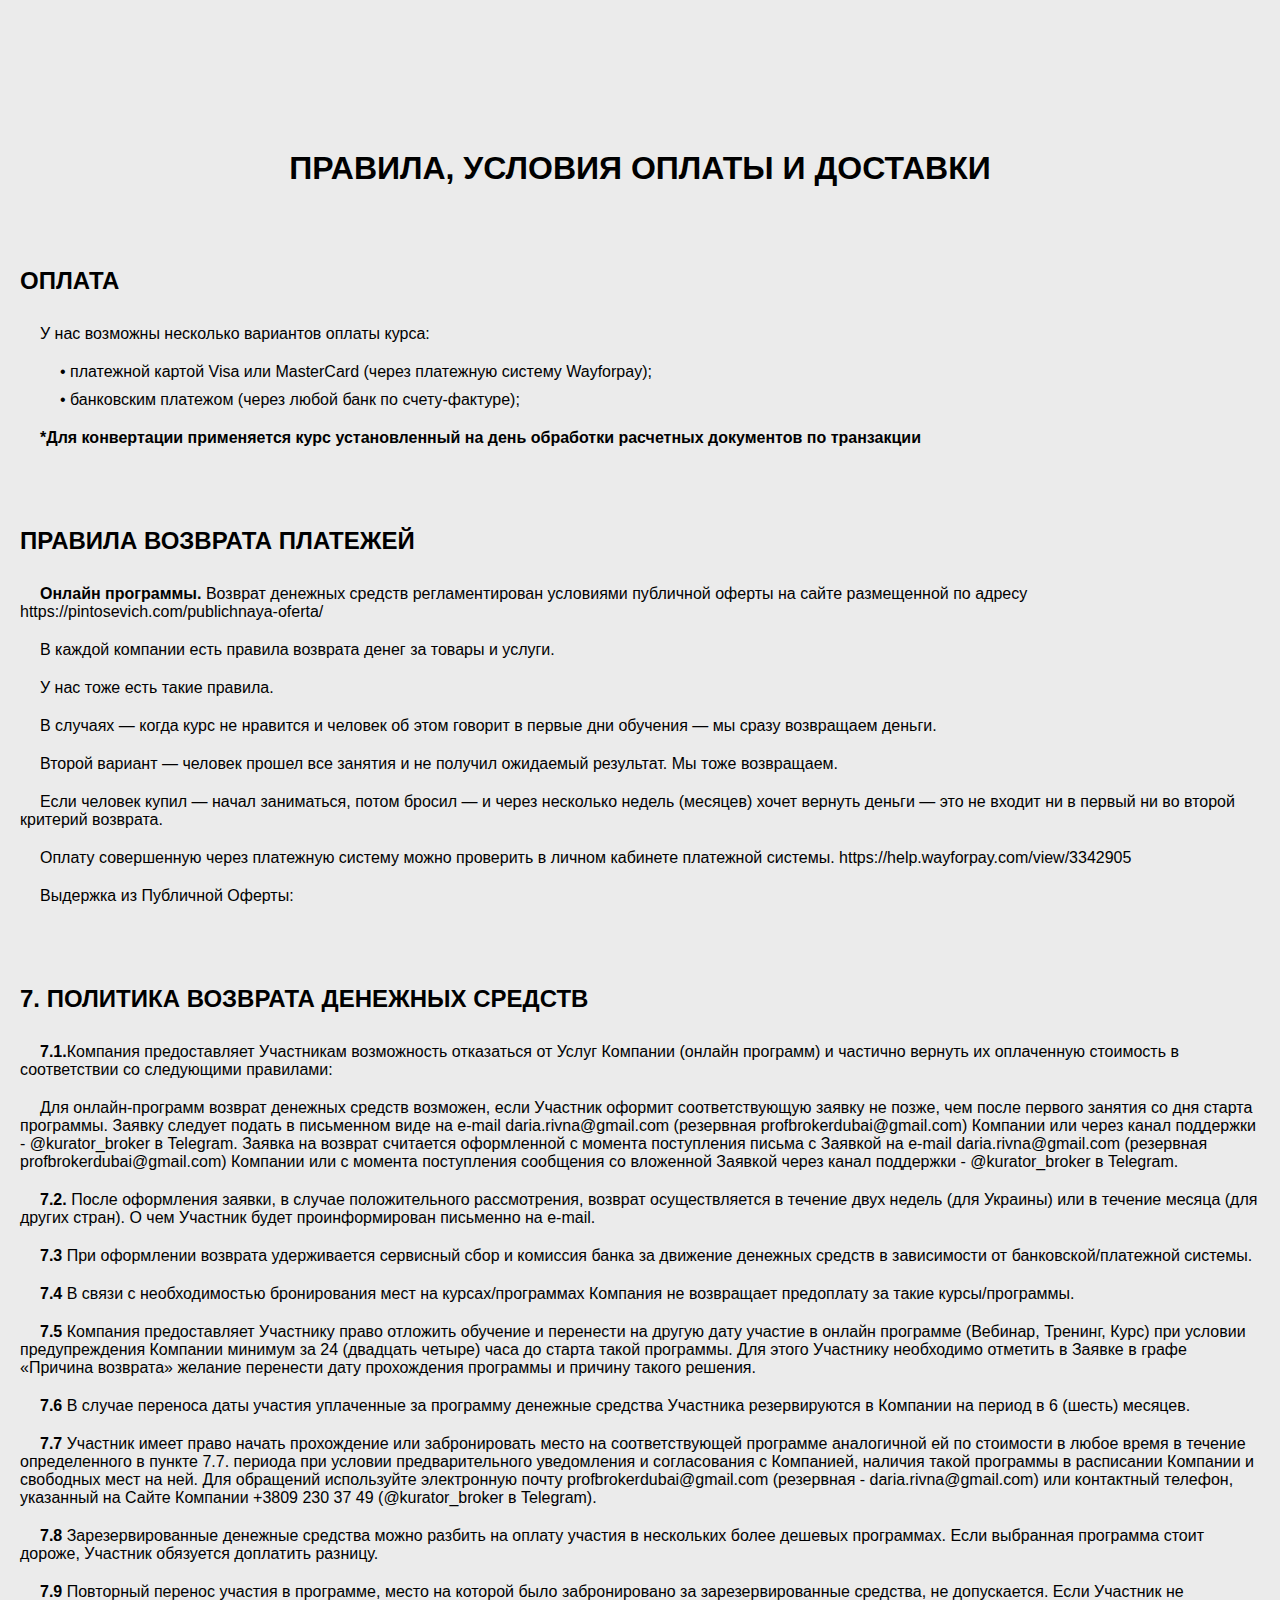
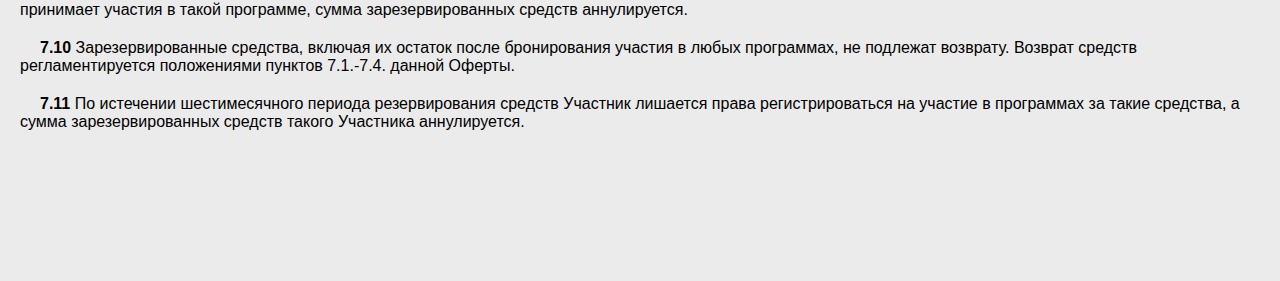
<file: payment-and-return.html>
<!DOCTYPE html>
<html lang="ru">
  <head>
    <meta charset="UTF-8" />
    <meta http-equiv="X-UA-Compatible" content="IE=edge" />
    <meta name="viewport" content="width=device-width, initial-scale=1.0" />
    <link rel="icon" href="img/favicon.ico" />

    <link rel="stylesheet" href="css/styles.css" />

    <title>ПРАВИЛА, УСЛОВИЯ ОПЛАТЫ И ДОСТАВКИ</title>
  </head>
  <body class="--light">
    <div class="documentation">
      <div class="container">
        <div class="documentation__wrapper">
          <div class="documentation__block">
            <div class="documentation__title">ПРАВИЛА, УСЛОВИЯ ОПЛАТЫ И ДОСТАВКИ</div>
          </div>

          <div class="documentation__block">
            <div class="documentation__title-block">ОПЛАТА</div>
            <p>У нас возможны несколько вариантов оплаты курса:</p>
            <ul>
              <li>• платежной картой Visa или MasterCard (через платежную систему Wayforpay);</li>
              <li>• банковским платежом (через любой банк по счету-фактуре);</li>
            </ul>
            <p>
              <span class="documentation--select"
                >*Для конвертации применяется курс установленный на день обработки расчетных
                документов по транзакции
              </span>
            </p>
          </div>

          <div class="documentation__block">
            <div class="documentation__title-block">ПРАВИЛА ВОЗВРАТА ПЛАТЕЖЕЙ</div>
            <p>
              <span class="documentation--select">Онлайн программы.</span>
              Возврат денежных средств регламентирован условиями публичной оферты на сайте
              размещенной по адресу
              <a href="https://pintosevich.com/publichnaya-oferta/"
                >https://pintosevich.com/publichnaya-oferta/</a
              >
            </p>
            <p>В каждой компании есть правила возврата денег за товары и услуги.</p>
            <p>У нас тоже есть такие правила.</p>
            <p>
              В случаях — когда курс не нравится и человек об этом говорит в первые дни обучения —
              мы сразу возвращаем деньги.
            </p>
            <p>
              Второй вариант — человек прошел все занятия и не получил ожидаемый результат. Мы тоже
              возвращаем.
            </p>
            <p>
              Если человек купил — начал заниматься, потом бросил — и через несколько недель
              (месяцев) хочет вернуть деньги — это не входит ни в первый ни во второй критерий
              возврата.
            </p>
            <p>
              Оплату совершенную через платежную систему можно проверить в личном кабинете платежной
              системы.
              <a href="https://help.wayforpay.com/view/3342905"
                >https://help.wayforpay.com/view/3342905</a
              >
            </p>
            <p>Выдержка из Публичной Оферты:</p>
          </div>

          <div class="documentation__block">
            <div class="documentation__title-block">7. ПОЛИТИКА ВОЗВРАТА ДЕНЕЖНЫХ СРЕДСТВ</div>
            <p>
              <span class="documentation--select">7.1.</span>Компания предоставляет Участникам
              возможность отказаться от Услуг Компании (онлайн программ) и частично вернуть их
              оплаченную стоимость в соответствии со следующими правилами:
            </p>
            <p>
              Для онлайн-программ возврат денежных средств возможен, если Участник оформит
              соответствующую заявку не позже, чем после первого занятия со дня старта программы.
              Заявку следует подать в письменном виде на e-mail daria.rivna@gmail.com (резервная
              profbrokerdubai@gmail.com) Компании или через канал поддержки - @kurator_broker в
              Telegram. Заявка на возврат считается оформленной с момента поступления письма с
              Заявкой на e-mail daria.rivna@gmail.com (резервная profbrokerdubai@gmail.com) Компании
              или с момента поступления сообщения со вложенной Заявкой через канал поддержки -
              @kurator_broker в Telegram.
            </p>

            <p>
              <span class="documentation--select">7.2.</span> После оформления заявки, в случае
              положительного рассмотрения, возврат осуществляется в течение двух недель (для
              Украины) или в течение месяца (для других стран). О чем Участник будет проинформирован
              письменно на e-mail.
            </p>
            <p>
              <span class="documentation--select">7.3</span> При оформлении возврата удерживается
              сервисный сбор и комиссия банка за движение денежных средств в зависимости от
              банковской/платежной системы.
            </p>
            <p>
              <span class="documentation--select">7.4</span> В связи с необходимостью бронирования
              мест на курсах/программах Компания не возвращает предоплату за такие курсы/программы.
            </p>
            <p>
              <span class="documentation--select">7.5</span> Компания предоставляет Участнику право
              отложить обучение и перенести на другую дату участие в онлайн программе (Вебинар,
              Тренинг, Курс) при условии предупреждения Компании минимум за 24 (двадцать четыре)
              часа до старта такой программы. Для этого Участнику необходимо отметить в Заявке в
              графе «Причина возврата» желание перенести дату прохождения программы и причину такого
              решения.
            </p>
            <p>
              <span class="documentation--select">7.6</span> В случае переноса даты участия
              уплаченные за ​​программу денежные средства Участника резервируются в Компании на
              период в 6 (шесть) месяцев.
            </p>
            <p>
              <span class="documentation--select">7.7</span> Участник имеет право начать прохождение
              или забронировать место на соответствующей программе аналогичной ей по стоимости в
              любое время в течение определенного в пункте 7.7. периода при условии предварительного
              уведомления и согласования с Компанией, наличия такой программы в расписании Компании
              и свободных мест на ней. Для обращений используйте электронную почту
              profbrokerdubai@gmail.com (резервная - daria.rivna@gmail.com) или контактный телефон,
              указанный на Сайте Компании +3809 230 37 49 (@kurator_broker в Telegram).
            </p>
            <p>
              <span class="documentation--select">7.8</span> Зарезервированные денежные средства
              можно разбить на оплату участия в нескольких более дешевых программах. Если выбранная
              программа стоит дороже, Участник обязуется доплатить разницу.
            </p>
            <p>
              <span class="documentation--select">7.9</span> Повторный перенос участия в программе,
              место на которой было забронировано за зарезервированные средства, не допускается.
              Если Участник не принимает участия в такой программе, сумма зарезервированных средств
              аннулируется.
            </p>
            <p>
              <span class="documentation--select">7.10</span> Зарезервированные средства, включая их
              остаток после бронирования участия в любых программах, не подлежат возврату. Возврат
              средств регламентируется положениями пунктов 7.1.-7.4. данной Оферты.
            </p>
            <p>
              <span class="documentation--select">7.11</span> По истечении шестимесячного периода
              резервирования средств Участник лишается права регистрироваться на участие в
              программах за такие средства, а сумма зарезервированных средств такого Участника
              аннулируется.
            </p>
          </div>
        </div>
      </div>
    </div>
  </body>
</html>
</file>
<file: css/styles.css>
html,body,*,*::after,*::before{padding:0;margin:0;box-sizing:border-box;font-weight:400}ul,ol{list-style:none}img{width:100%;height:100%;-o-object-fit:cover;object-fit:cover}a{color:inherit;text-decoration:none}input[type=number]::-webkit-outer-spin-button,input[type=number]::-webkit-inner-spin-button{-webkit-appearance:none;margin:0}input[type=number]{-moz-appearance:textfield}input[type=number]:hover,input[type=number]:focus{-moz-appearance:number-input}input[type=number]::-webkit-inner-spin-button,input[type=number]::-webkit-outer-spin-button{-webkit-appearance:none;margin:0}body{background-color:#ebebeb;color:#fff;font-family:"Montserrat",sans-serif;font-weight:normal;position:relative}body.lock{overflow:hidden}.container{width:100%;max-width:1495px;margin:0 auto;padding:0 20px}.container--big{max-width:1790px}.block{background-color:#000;color:#fff;padding:100px 0 65px}.--gradient{background-image:linear-gradient(90deg, #9142e0 0%, #320064 100%);background-clip:text;-webkit-background-clip:text;-webkit-text-fill-color:rgba(0,0,0,0)}.--gradient-2{background-image:linear-gradient(180deg, #9142e0 0%, #320064 100%);background-clip:text;-webkit-background-clip:text;-webkit-text-fill-color:rgba(0,0,0,0)}.new{border-radius:10px;background-color:#4547f4;padding:3px 18px;color:#fff;font-size:12px;font-weight:700;text-transform:uppercase;margin-bottom:5px}.new:last-child{margin-bottom:0}.other{max-width:320px;margin:0 auto}.btn{border-radius:20px 0px;border:0;width:100%;padding:19px 10px;display:flex;align-items:center;justify-content:center;background-image:linear-gradient(92deg, #9142e0 0%, #320064 99.92%);outline:none;color:#fff;text-align:center;font-family:"Montserrat",sans-serif;font-size:12px;font-weight:700;line-height:145%;text-transform:uppercase;cursor:pointer}.btn--nocolor{border:1px solid #fff;background-color:rgba(0,0,0,0);background-image:none}.btn--red{background-color:#ff0950;background-image:none}.title{font-size:35px;font-weight:800;line-height:100%;letter-spacing:-1.75px;text-transform:uppercase}.title span{font-weight:800}@media(max-width: 768px){.title{font-size:30px}}@media(max-width: 450px){.title{font-size:24px}}.timer{text-align:center;display:flex}.timer__item{padding-right:20px;border-right:1px solid #e5e6e9;margin-right:20px}.timer__item:last-child{border-right:0;padding-right:0;margin-right:0}.timer__numbers{display:flex;justify-content:center}.timer__number{color:#e5e6e9;font-size:20px;line-height:165%;letter-spacing:4px;text-transform:uppercase}.timer__label{color:#e5e6e9;font-size:20px;line-height:165%;letter-spacing:4px}@media(max-width: 1600px){.timer--rates .timer__item{padding-right:10px;margin-right:10px}.timer--rates .timer__item:last-child{padding-right:0;margin-right:0}.timer--rates .timer__number,.timer--rates .timer__label{font-size:16px}}@media(max-width: 1200px){.timer--rates .timer__item{padding-right:5px;margin-right:5px}.timer--rates .timer__label{font-size:12px}}@media(max-width: 1000px){.timer--rates .timer__label{font-size:10px}}@media(max-width: 900px){.timer--rates .timer__item{padding-right:20px;margin-right:20px}.timer--rates .timer__number,.timer--rates .timer__label{font-size:20px}}@media(max-width: 530px){.timer--rates .timer__item{padding-right:10px;margin-right:10px}.timer--rates .timer__label{font-size:10px}}@media(max-width: 500px){.timer__item{padding-right:10px;margin-right:10px}.timer__number,.timer__label{font-size:16px}}@media(max-width: 375px){.timer__item{padding-right:5px;margin-right:5px}.timer__number,.timer__label{font-size:14px}}@media(max-width: 350px){.timer--rates .timer__item{padding-right:10px;margin-right:10px}.timer--rates .timer__label{font-size:8px}}.black-friday{margin-bottom:95px}.black-friday__wrapper{display:flex;flex-direction:column;align-items:center;text-align:center}.black-friday__suptitle{color:#e5e6e9;font-size:15px;line-height:165%;letter-spacing:3px;text-transform:uppercase;margin-bottom:40px}.black-friday__suptitle b{font-weight:700}.black-friday__title{background-color:#ff0950;padding:60px;color:#fff;font-size:71.775px;font-weight:800;line-height:90%;letter-spacing:-3.589px;text-transform:uppercase;width:100%;max-width:500px;margin-bottom:40px;box-shadow:0 0 30px 1px #ff0950}.black-friday__text{color:#e5e6e9;font-size:20px;font-weight:500;line-height:165%}.black-friday__subtitle{color:#fff;font-size:32px;font-weight:700;line-height:165%;text-transform:uppercase;margin-bottom:40px}.black-friday__timer{margin:0 auto;justify-content:center}.black-friday__btn{max-width:318px}.black-friday__timer-title{margin-bottom:20px;color:#ff0950;font-size:24px;font-weight:700;line-height:165%;text-transform:uppercase}@media(max-width: 768px){.black-friday{margin-bottom:50px}}@media(max-width: 550px){.black-friday__suptitle{margin-bottom:20px}.black-friday__title{font-size:50px;padding:20px;margin-bottom:20px;max-width:320px}.black-friday__text{font-size:18px}.black-friday__subtitle{font-size:24px;margin-bottom:20px}}@media(max-width: 350px){.black-friday__title{font-size:45px}}.cover{background-color:#000;background-image:url(../img/cover/bg.png);background-repeat:no-repeat;background-position:top center;background-size:cover;color:#e5e6e9;padding-top:50px;overflow:hidden}.cover__wrapper{display:flex}.cover__content{width:100%;max-width:765px;padding-left:66px;margin-right:144px}.cover__info{display:flex;align-items:center;margin:0 auto 30px}.cover__info-date{margin-right:18px;width:100%;max-width:145px}.cover__info-title{text-align:right;font-size:14.379px;font-weight:700;letter-spacing:2.876px;text-transform:uppercase;text-align:right}.cover__info-text{text-align:center;font-size:12.582px;line-height:120%;width:100%;text-align:right}.cover__info-format{display:flex;align-items:center;margin-right:77px;text-align:left}.cover__info-img{display:flex;width:100%;max-width:42px;margin-right:18px;flex-shrink:0}.cover__info-btn{max-width:318px}.cover__suptitle{font-size:15px;line-height:165%;letter-spacing:3px;text-transform:uppercase;max-width:564px;margin-bottom:30px}.cover__suptitle b{font-weight:900}.cover__title{font-size:71.775px;color:#fff;font-weight:800;line-height:90%;letter-spacing:-3.589px;text-transform:uppercase;max-width:493px;margin-bottom:30px}.cover__title span{font-weight:800;background-image:linear-gradient(180deg, #9142e0 0%, #320064 100%);background-clip:text;-webkit-background-clip:text;-webkit-text-fill-color:rgba(0,0,0,0)}.cover__text{font-size:20px;font-weight:500;line-height:165%;margin-bottom:38px;max-width:524px;position:relative}.cover__text b{font-weight:900}.cover__text::before{position:absolute;content:"";width:10px;height:10px;background-color:#4547f4;left:-66px;bottom:0}.cover__text::after{content:"";position:absolute;width:10px;height:258px;background-image:linear-gradient(180deg, rgba(69, 71, 244, 0) 0%, rgba(69, 71, 244, 0.5) 100%);left:-66px;bottom:0}.cover__btn{max-width:318px}.cover__img{display:flex;width:100%;max-width:573px;height:573px;border-radius:50%;margin-top:117px;box-shadow:0 0 70px 0px #9142e0;margin-bottom:192px}@media(max-width: 1800px){.cover__img{margin-right:0}.cover__content{margin-right:40px}}@media(max-width: 1550px){.cover__img{max-width:500px;height:500px}}@media(max-width: 1350px){.cover{padding-top:30px}.cover__content{padding-bottom:70px}.cover__img{max-width:400px;height:400px}}@media(max-width: 1250px){.cover__info-date,.cover__info-format{margin-right:20px}}@media(max-width: 1150px){.cover__img{max-width:350px;height:350px}}@media(max-width: 1100px){.cover__img{display:none}.cover__content{padding-bottom:50px;padding-left:0;margin:0 auto;text-align:center}.cover__suptitle,.cover__title,.cover__text,.cover__btn{margin:0 auto 30px}.cover__suptitle:last-child,.cover__title:last-child,.cover__text:last-child,.cover__btn:last-child{margin-bottom:0}.cover__info{margin-bottom:50px;justify-content:center}}@media(max-width: 700px){.cover__info-btn{max-width:150px}.cover__title{font-size:60px}.cover__text{font-size:16px}}@media(max-width: 500px){.cover__info{margin-bottom:30px}.cover__info-date{margin-bottom:10px}.cover__info-title{font-size:12px}.cover__info-img{max-width:30px}.cover__info-format{margin-bottom:10px}.cover__info-btn{max-width:200px}.cover__suptitle{font-size:14px}.cover__title{font-size:50px}}@media(max-width: 375px){.cover{padding-top:30px}.cover__title{font-size:40px}}.whom{color:#171c27;padding-top:100px;margin-bottom:100px}.whom__wrapper{width:100%;max-width:1220px;margin:0 auto}.whom__title{margin-bottom:50px;text-align:center}.whom__items{display:grid;grid-template-columns:repeat(3, 1fr);grid-row-gap:30px;grid-column-gap:120px}.whom__item-img{height:40px;display:flex;max-width:-moz-fit-content;max-width:fit-content;margin-bottom:30px}.whom__item-title{font-size:18px;font-weight:700;line-height:110%;text-transform:uppercase;margin-bottom:9px}.whom__item-text{font-size:14px;line-height:155%}@media(max-width: 1300px){.whom__items{grid-column-gap:50px}}@media(max-width: 1000px){.whom__items{grid-column-gap:30px}}@media(max-width: 768px){.whom{padding-top:50px;margin-bottom:50px}.whom__items{max-width:500px;margin:0 auto;grid-template-columns:repeat(1, 1fr)}.whom__item{text-align:center}.whom__item-img{margin:0 auto 30px}}.reasons{color:#171c27;margin-bottom:100px}.reasons__wrapper{width:100%;max-width:840px;display:flex;align-items:center;margin:0 auto 50px}.reasons__title-block{width:100%;max-width:50%;margin-right:24px}.reasons__title-img{width:100%;max-width:150px;display:flex;margin-bottom:24px;mix-blend-mode:darken}.reasons__items{width:100%;max-width:50%;position:relative}.reasons__items::before{content:"";position:absolute;width:2px;height:calc(100% - 42px);left:20px;top:21px;background-image:linear-gradient(0deg, rgba(0, 0, 0, 0) 0%, rgba(0, 0, 0, 0.25) 100%);opacity:.5}.reasons__item{display:flex;margin-bottom:77px;position:relative;z-index:1}.reasons__item:last-child{margin-bottom:0}.reasons__item-dec{width:100%;max-width:42px;height:42px;border-radius:50%;background-color:rgba(69,71,244,.1);position:relative;margin-right:24px}.reasons__item-dec::before{content:"";position:absolute;width:21px;height:21px;border-radius:50%;background-color:#4547f4;left:50%;top:50%;transform:translateX(-50%) translateY(-50%)}.reasons__item-num{text-align:right;font-size:17.059px;font-weight:700;line-height:90%;letter-spacing:-0.853px;text-transform:uppercase;transform-origin:center;writing-mode:vertical-rl;transform:rotate(-180deg) translateY(-15px);margin-right:24px}.reasons__item-text-block{position:relative}.reasons__item-text-num{font-size:91.405px;font-weight:800;line-height:90%;letter-spacing:-4.57px;opacity:.05;text-transform:uppercase;position:absolute;top:-50px;left:70px}.reasons__item-text{font-size:14px;line-height:165%}@media(max-width: 768px){.reasons{margin-bottom:50px}.reasons__wrapper{flex-direction:column}.reasons__title-block{max-width:100%;text-align:center;margin-bottom:50px;margin-right:0}.reasons__title-img{margin:0 auto 10px;max-width:100px}.reasons__items{max-width:550px}}.description{margin-bottom:100px;color:#171c27;position:relative}.description::before{content:"";position:absolute;width:100%;height:120px;background-color:#4547f4;left:0;top:50%;transform:translateY(-50%)}.description__wrapper{width:100%;max-width:980px;padding:55px;background-color:#fff;box-shadow:0px 4px 100px 0px rgba(0,0,0,.03);margin:0 auto;position:relative;z-index:1}.description__title{text-align:center;font-size:24px;font-weight:800;line-height:125%;text-transform:uppercase;margin-bottom:38px}.description__subtitle{text-align:center;font-size:20px;font-weight:800;line-height:125%;text-transform:uppercase;margin-bottom:20px}.description__items{width:100%;max-width:665px;display:grid;grid-template-columns:repeat(2, 1fr);grid-column-gap:40px;grid-row-gap:20px;align-items:center;margin:0 auto 50px}.description__item{display:flex;align-items:center}.description__item-num{margin-right:20px;text-align:center;font-size:20px;font-weight:800;line-height:125%;text-transform:uppercase}.description__item-text{font-size:14px;line-height:165%}.description__blocks{display:grid;grid-template-columns:repeat(2, 1fr);grid-row-gap:20px;grid-column-gap:40px;max-width:100%}.description__block{padding:20px 55px;border-radius:27.279px;border:.496px solid rgba(145,66,224,.2)}.description__block-title{color:#4547f4;text-align:center;font-size:16px;font-weight:700;line-height:165%;text-transform:uppercase;margin-bottom:11px}.description__block-list-el{position:relative;padding-left:24px;margin-bottom:15px;font-size:16px;line-height:145%;letter-spacing:-0.8px}.description__block-list-el:last-child{margin-bottom:0}.description__block-list-el::before{content:"";position:absolute;width:2px;height:2px;border-radius:50%;background-color:#171c27;left:11px;top:11px}@media(max-width: 1000px){.description__wrapper{padding:55px 20px}}@media(max-width: 768px){.description__title{font-size:20px}.description__subtitle{font-size:18px}.description__block{padding:20px}}@media(max-width: 768px){.description__items,.description__blocks{grid-template-columns:repeat(1, 1fr)}}.course{background-color:#000;background-image:url(../img/course/bg.png);background-repeat:no-repeat;background-position:top center;background-size:cover;padding:100px 0;margin-bottom:70px;color:#fff}.course-desc{width:100%;max-width:1180px;margin:0 auto 100px}.course-desc__suptitle{text-align:center;font-size:15px;line-height:100%;letter-spacing:3px;text-transform:uppercase;margin-bottom:20px}.course-desc__title{text-align:center;margin-bottom:40px}.course-desc__items{display:grid;grid-template-columns:repeat(4, 1fr);grid-column-gap:44px;grid-row-gap:40px;margin-bottom:40px}.course-desc__item{display:flex}.course-desc__item-num{font-size:20px;font-weight:700;line-height:125%;text-transform:uppercase;margin-right:25px}.course-desc__item-title{font-size:20px;font-weight:700;line-height:125%;text-transform:uppercase;margin-bottom:10px}.course-desc__item-text{font-size:14px;line-height:165%}.course-desc__result{width:100%;max-width:572px;margin:0 auto;padding:32px;position:relative}.course-desc__result::before{content:"";position:absolute;left:0;top:0;height:100%;width:10px;background-color:#9142e0}.course-desc__result::after{content:"";position:absolute;width:100%;height:100%;left:0;top:0;opacity:.5;background-image:linear-gradient(-90deg, rgba(145, 66, 224, 0) 0%, rgba(145, 66, 224, 0.5) 100%)}.course-desc__result-title{text-align:center;font-size:25px;font-weight:700;line-height:165%;text-transform:uppercase;position:relative;z-index:1}.course-desc__result-text{text-align:center;font-size:15px;line-height:165%;position:relative;z-index:1;max-width:350px;margin:0 auto}@media(max-width: 1100px){.course-desc__items{grid-template-columns:repeat(2, 1fr);max-width:768px;margin:0 auto 40px}}@media(max-width: 768px){.course{padding:50px 0}.course-desc{margin-bottom:50px}.course-desc__items{grid-template-columns:repeat(1, 1fr);grid-row-gap:30px;max-width:400px}}.course-moduls{margin-bottom:50px}.course-moduls__title{text-align:center;margin-bottom:30px}.course-moduls__items{border:1px solid #fff}.course-moduls .swiper-2__wrapper{position:relative;max-width:-moz-fit-content;max-width:fit-content;margin:0 auto 40px}.course-moduls .swiper-3{overflow:hidden}.course-moduls .slider__arrows{position:absolute;display:none;width:100%;top:50%;left:50%;transform:translateY(-50%) translateX(-50%);z-index:2;justify-content:space-between;align-items:center}.course-moduls .slider__arrow{position:absolute;width:100%;max-width:30px;display:flex;top:50%;transform:translateY(-50%)}.course-moduls .slider__arrow-prev{left:0}.course-moduls .slider__arrow-next{right:0}.course-moduls__item{padding:18px;text-align:center;font-size:14px;font-weight:700;line-height:145%;text-transform:uppercase;border-right:1px solid #fff;cursor:pointer;display:flex !important;flex-direction:column;align-items:center;justify-content:center;height:78px !important}.course-moduls__item:last-child{border-right:0}.course-moduls__item.swiper-slide-thumb-active{background-image:linear-gradient(92deg, #9142e0 0%, #320064 99.92%);border-left:0;border-top:0}.course-moduls__desc{margin-bottom:60px}.course-moduls__desc:last-child{margin-bottom:0}.course-moduls__desc-title{font-size:24px;font-weight:800;letter-spacing:-1.2px;text-transform:uppercase;padding-bottom:30px;border-bottom:1px solid #d9d9d9;margin-bottom:14px}.course-moduls__desc-item{font-size:24px;letter-spacing:-1.2px;padding-bottom:14px;border-bottom:1px solid #d9d9d9;margin-bottom:14px}.course-moduls__desc-item:last-child{margin-bottom:0}@media(max-width: 1300px){.course-moduls__item{padding:18px 5px;font-size:12px}}@media(max-width: 1000px){.course-moduls__desc-title{font-size:20px;padding-bottom:20px}.course-moduls__desc-item{font-size:20px}}@media(max-width: 900px){.course-moduls__items{border:0}.course-moduls__item{border-right:0}.course-moduls .swiper-2{max-width:500px;overflow:hidden;margin:0 auto 40px}.course-moduls .swiper-2__wrapper{padding:0 56px}.course-moduls .slider__arrows{display:flex}}@media(max-width: 768px){.course-moduls__desc-title{font-size:20px;padding-bottom:20px}.course-moduls__desc-item{font-size:18px}}.support{color:#171c27;margin-bottom:130px}.support__wrapper{width:100%;max-width:1280px;margin:0 auto}.support__title{text-align:center;margin-bottom:30px}.support__subtitle{text-align:center;font-size:15px;line-height:100%;letter-spacing:3px;text-transform:uppercase;margin-bottom:55px}.support__items{display:grid;grid-template-columns:repeat(4, 1fr);grid-column-gap:40px;grid-row-gap:40px}.support__item-img{width:100%;max-width:42px;display:flex;margin-bottom:30px}.support__item-title{margin-bottom:10px;font-size:18px;font-weight:700;line-height:110%;text-transform:uppercase}.support__item-text{font-size:14px;line-height:155%}@media(max-width: 1100px){.support{margin-bottom:100px}.support__items{grid-template-columns:repeat(2, 1fr);max-width:768px;margin:0 auto}}@media(max-width: 768px){.support{margin-bottom:50px}.support__items{grid-template-columns:repeat(1, 1fr);max-width:400px}}.who{margin-bottom:100px;color:#171c27}.who__wrapper{width:100%;max-width:1000px;margin:0 auto;display:flex;justify-content:space-between}.who__content{width:100%;max-width:555px;margin-right:20px}.who__suptitle{font-size:15px;line-height:165%;letter-spacing:3px;text-transform:uppercase;margin-bottom:20px}.who__title{font-size:60px;font-weight:800;line-height:90%;letter-spacing:-3px;text-transform:uppercase;margin-bottom:20px}.who__list{list-style-position:outside;list-style:disc;padding-left:24px;margin-bottom:15px}.who__list-item{font-size:16px;line-height:145%;letter-spacing:-0.8px;margin-bottom:10px}.who__list-item:last-child{margin-bottom:0}.who__text{font-size:14px;line-height:155%}.who__img-block{width:100%;max-width:367px}.who__img{width:100%;max-width:367px;height:367px;border-radius:50%;overflow:hidden;display:flex;margin:0 auto 47px}.who__btn{max-width:318px;margin:0 auto}@media(max-width: 900px){.who__title{font-size:50px}.who__img{max-width:300px;height:300px}}@media(max-width: 768px){.who{margin-bottom:50px}.who__wrapper{flex-direction:column;align-items:center}.who__content{margin-right:0;margin-bottom:50px}}@media(max-width: 450px){.who__title{font-size:40px}.who__suptitle{font-size:14px}.who__img{max-width:250px;height:250px}}.experts{margin-bottom:100px;color:#171c27}.experts__wrapper{width:100%;max-width:1210px;margin:0 auto}.experts__title{margin-bottom:40px;text-align:center}.experts__items{display:grid;grid-template-columns:repeat(2, 1fr);grid-column-gap:70px;grid-row-gap:30px}.experts__item{display:flex;align-items:center;justify-content:space-between;margin-right:30px}.experts__item:last-child{margin-right:0}.experts__item-content{margin-right:20px}.experts__item-title{font-size:32px;font-weight:800;line-height:90%;letter-spacing:-1.6px;text-transform:uppercase;margin-bottom:18px}.experts__item-link{display:flex;align-items:center;margin-bottom:18px}.experts__item-link p{font-size:16px;font-weight:700;line-height:145%;letter-spacing:-0.8px}.experts__item-link-img{width:100%;max-width:28px;display:flex;margin-right:12px}.experts__item-list{list-style-type:disc;list-style-position:outside;padding-left:28px}.experts__item-list-item{font-size:16px;line-height:145%;letter-spacing:-0.8px;margin-bottom:5px}.experts__item-list-item:last-child{margin-bottom:0}.experts__item-img{width:100%;max-width:213px;height:213px;border-radius:50%;overflow:hidden}@media(max-width: 1150px){.experts__items{grid-column-gap:40px}}@media(max-width: 1000px){.experts__items{grid-template-columns:repeat(1, 1fr);max-width:550px;margin:0 auto}.experts__item{margin-right:0}}@media(max-width: 768px){.experts{margin-bottom:50px}.experts__items{grid-template-columns:repeat(1, 1fr);max-width:550px;margin:0 auto}.experts__item{margin-right:0}.experts__item-title{font-size:30px}}@media(max-width: 500px){.experts__item{flex-direction:column-reverse}.experts__item-title{font-size:24px}.experts__item-img{max-width:150px;height:150px;margin-bottom:20px}.experts__item-content{margin-right:0px}}.rates{background-image:url(../img/block/bg.png);background-repeat:no-repeat;background-position:top center;background-size:cover;margin-bottom:100px}.rates__wrapper{margin-bottom:100px}.rates__title{text-align:center;margin-bottom:50px}.rates__items{display:grid;grid-template-columns:repeat(1, 1fr);max-width:550px;margin:0 auto;grid-column-gap:20px;grid-row-gap:80px}.rates__item{border-radius:20px;border:2px solid #fff;background-color:rgba(0,0,0,.1);-webkit-backdrop-filter:blur(14.5px);backdrop-filter:blur(14.5px);padding:40px 20px;display:flex;flex-direction:column}.rates__item.active{border-color:#9142e0}.rates__item.active .rates__item-title span{background-image:linear-gradient(90deg, #9142e0 0%, #320064 100%);background-clip:text;-webkit-background-clip:text;-webkit-text-fill-color:rgba(0,0,0,0)}.rates__item-title{font-size:35px;font-weight:800;letter-spacing:-1.75px;text-transform:uppercase;margin-bottom:24px}.rates__item-title span{font-weight:800}.rates__item-descs{margin-bottom:40px}.rates__item-desc{display:flex;align-items:center;margin-bottom:20px}.rates__item-desc:last-child{margin-bottom:0}.rates__item-desc-img{width:100%;max-width:43px;display:flex;margin-right:16px}.rates__item-desc-text{color:#e5e6e9;font-size:20px;font-weight:900;line-height:110.134%;letter-spacing:4px;text-transform:uppercase}.rates__item-list{margin-bottom:60px}.rates__item-list-elem{font-size:20px;letter-spacing:-1px;margin-bottom:20px;position:relative;padding-left:30px}.rates__item-list-elem:last-child{margin-bottom:0}.rates__item-list-elem::before{content:"";position:absolute;left:0;top:50%;transform:translateY(-50%);width:14px;height:14px;border-radius:50%;background-image:linear-gradient(90deg, #9142e0 0%, #320064 100%);box-shadow:0 0 15px 1px #9142e0}.rates__item-list-elem--lock{text-decoration:line-through;opacity:.5}.rates__item-info{margin:auto 0 0}.rates__item-prices{margin-bottom:20px}.rates__item-price{display:flex;align-items:center;margin-bottom:14px}.rates__item-price:last-child{margin-bottom:0}.rates__item-price-img{width:100%;max-width:43px;display:flex;margin-right:24px}.rates__item-price-title{color:#e5e6e9;font-size:20px;font-weight:900;letter-spacing:4px;text-transform:uppercase}.rates__item-price-text{color:#e5e6e9;font-size:32px;font-weight:900;letter-spacing:4px;text-transform:uppercase}.rates__item-price-text--lock{text-decoration:line-through}.rates__item-message{width:100%;max-width:300px;border-radius:9px;background-color:#000;border:1px solid #9142e0;padding:22px 10px;display:flex;align-items:center;justify-content:center;color:#fff;text-align:center;font-size:16px;font-weight:800;letter-spacing:-0.8px;text-transform:uppercase;margin:-84px -10px 21px auto}.rates__item-alert{border-radius:20px;background-color:#ff0950;padding:10px;display:flex;align-items:center}.rates__item-alert-percent{padding:14px 5px;border-radius:10px;background-color:#fff;color:#ff0950;text-align:center;font-size:13px;font-weight:700;text-transform:uppercase;margin-right:24px}.rates__item-alert-title{font-size:20px;font-weight:900;letter-spacing:4px;text-transform:uppercase}.rates__item-alert-num{font-size:32px;font-weight:900;letter-spacing:6.4px;text-transform:uppercase}.rates__item-timer{margin-bottom:40px}.rates__item-timer-title{color:#ff0950;font-size:24px;font-weight:700;line-height:165%;text-transform:uppercase;margin-bottom:16px}@media(max-width: 1400px){.rates__item{padding:40px 20px}.rates__item-title{font-size:30px}.rates__item-desc-text{font-size:18px}.rates__item-list-elem{font-size:18px}.rates__item-price-title{font-size:18px}.rates__item-price-text{font-size:30px}}@media(max-width: 1300px){.rates__item-timer-title{font-size:20px}.rates__item-alert-title{font-size:16px}}@media(max-width: 1000px){.rates__item-title{font-size:28px}.rates__item-desc-text{font-size:16px}.rates__item-list-elem{font-size:16px}.rates__item-price-title{font-size:16px}.rates__item-price-text{font-size:28px}.rates__item-timer-title{font-size:18px}}@media(max-width: 900px){.rates__items{grid-template-columns:repeat(1, 1fr);margin:0 auto;max-width:550px}}@media(max-width: 768px){.rates{margin-bottom:50px}.rates__title{margin-bottom:50px}}.videos{margin-bottom:100px}.videos__title{margin-bottom:40px;text-align:center}.videos__items{display:grid;grid-template-columns:repeat(4, 1fr);grid-row-gap:20px;grid-column-gap:20px}.videos__item .iframe{display:flex}.videos__item-frame{height:280px;margin-bottom:20px;display:flex}.videos__item-title{font-size:24px;font-weight:800;letter-spacing:-1.2px;text-transform:uppercase;margin-bottom:10px}.videos__item-title span{font-weight:800}.videos__item-link{display:flex;align-items:center}.videos__item-link svg{margin-right:12px;max-width:28px}.videos__item-link p{font-size:16px;font-weight:700;line-height:145%;letter-spacing:-0.8px}@media(max-width: 1800px){.videos__items{grid-template-columns:repeat(2, 1fr);max-width:1000px;margin:0 auto}}@media(max-width: 1000px){.videos__item-frame{height:200px}}@media(max-width: 768px){.videos{margin-bottom:50px}.videos__items{grid-row-gap:50px;grid-template-columns:repeat(1, 1fr);max-width:550px}}@media(max-width: 400px){.videos__item-frame{height:150px}}.images{margin-bottom:100px}.images__wrapper{width:100%;max-width:980px;margin:0 auto 50px}.images__item{filter:blur(7px);transform:scale(0.8) !important;transition:.3s;width:100%;max-width:423px;-o-object-fit:contain;object-fit:contain;display:flex;align-items:center;justify-content:center}.images__item img{width:100%;height:auto;margin:0 auto;display:flex}.images .swiper-slide-active{filter:blur(0px);z-index:1;transform:scale(1.15) !important}.images .swiper-slide{max-height:-moz-fit-content !important;max-height:fit-content !important;height:auto}.images .swiper{margin-bottom:40px}.images .swiper-pagination{position:static}.images .swiper-pagination-bullet{margin:0 4px;width:16px;height:16px;border-radius:50%;border:1px solid #fff;opacity:1}.images .swiper-pagination-bullet-active{border:1px solid #4547f4;background-color:#4547f4}@media(max-width: 768px){.images{margin-bottom:50px}}.questions{margin-bottom:100px}.questions__title{text-align:center;padding-bottom:30px;margin-bottom:14px;border-bottom:1px solid #d9d9d9}.questions__item{padding-bottom:14px;margin-bottom:14px;border-bottom:1px solid #d9d9d9}.questions__item.active .questions__item-body{display:block}.questions__item.active .questions__item-header svg{transform:rotate(0deg)}.questions__item-header{display:flex;align-items:center;justify-content:space-between;cursor:pointer}.questions__item-header p{margin-right:30px;font-size:24px;font-weight:700;letter-spacing:-1.2px}.questions__item-header svg{width:37px;transform-origin:center;transform:rotate(180deg);transition:.3s;display:flex;flex-shrink:0}.questions__item-body{padding-top:14px;display:none}.questions__item-body p{font-size:24px;font-weight:400;letter-spacing:-1.2px}@media(max-width: 768px){.questions{margin-bottom:50px}.questions__item-header p{font-size:18px}.questions__item-header svg{width:25px}.questions__item-body p{font-size:18px}}.documentation{padding:150px 0;color:#000}.documentation--select{font-weight:700}.documentation__block{margin-bottom:80px}.documentation__block:last-child{margin-bottom:0}.documentation__title{font-weight:900;font-size:32px;text-align:center;margin-bottom:30px;font-family:var(--font-text-2)}.documentation__title:last-child{margin-bottom:0}.documentation__title-block{font-size:24px;font-family:var(--font-text-2);font-weight:900;margin-bottom:30px}.documentation p{text-indent:20px}.documentation p,.documentation ul{margin-bottom:20px}.documentation p:last-child,.documentation ul:last-child{margin-bottom:0}.documentation li{text-indent:40px;margin-bottom:10px}.documentation li:last-child{margin-bottom:0}@media(max-width: 1024px){.documentation{padding:100px 0}}@media(max-width: 768px){.documentation{padding:80px 0}.documentation__title{font-size:24px}.documentation__title-block{font-size:20px}}.footer__wrapper{display:flex;align-items:center;justify-content:space-between}.footer__logo{width:100%;max-width:190px;display:flex;margin-right:20px}.footer__info{display:flex;align-items:center}.footer__links{display:flex;align-items:center;width:100%;margin-right:40px}.footer__link{font-size:16px;font-weight:400;letter-spacing:-0.8px;max-width:-moz-fit-content;max-width:fit-content;display:flex;align-items:center;margin-bottom:10px}.footer__link:last-child{margin-bottom:0}.footer__link svg{max-width:28px;display:flex;margin-right:20px}.footer__link svg path{transition:.3s}.footer__link:hover p{color:#9142e0}.footer__link:hover svg path{fill:#9142e0}.footer__link:hover.footer__link--underline{text-decoration-color:#9142e0}.footer__link--underline{text-decoration:underline;text-decoration-color:#fff;transition:.3s}.footer__link--2{margin-right:30px}.footer__link p{transition:.3s}.footer__links-block{display:flex;flex-direction:column;margin-left:40px}.footer__info-text{display:flex;flex-direction:column}.footer__info-text p{font-size:12px;font-weight:400;letter-spacing:-0.8px;margin-bottom:5px}.footer__info-text p:last-child{margin-bottom:0}@media(max-width: 1100px){.footer__wrapper{flex-direction:column}.footer__logo{margin-right:0;margin-bottom:30px}}@media(max-width: 850px){.footer__logo{display:none}.footer__links{margin-right:0px;margin-bottom:30px}.footer__links-block{margin-left:0px;margin-right:40px}.footer__links-block:last-child{margin-right:0}.footer__info{flex-direction:column}}@media(max-width: 600px){.footer__links{flex-direction:column}.footer__links-block{margin-right:0;margin-bottom:30px}.footer__links-block:last-child{margin-bottom:0}.footer__info-text{max-width:260px;margin:0 auto}}@media(max-width: 375px){.footer__info{flex-direction:column}.footer__links{margin-right:0;margin-bottom:30px;justify-content:center}}
</file>
